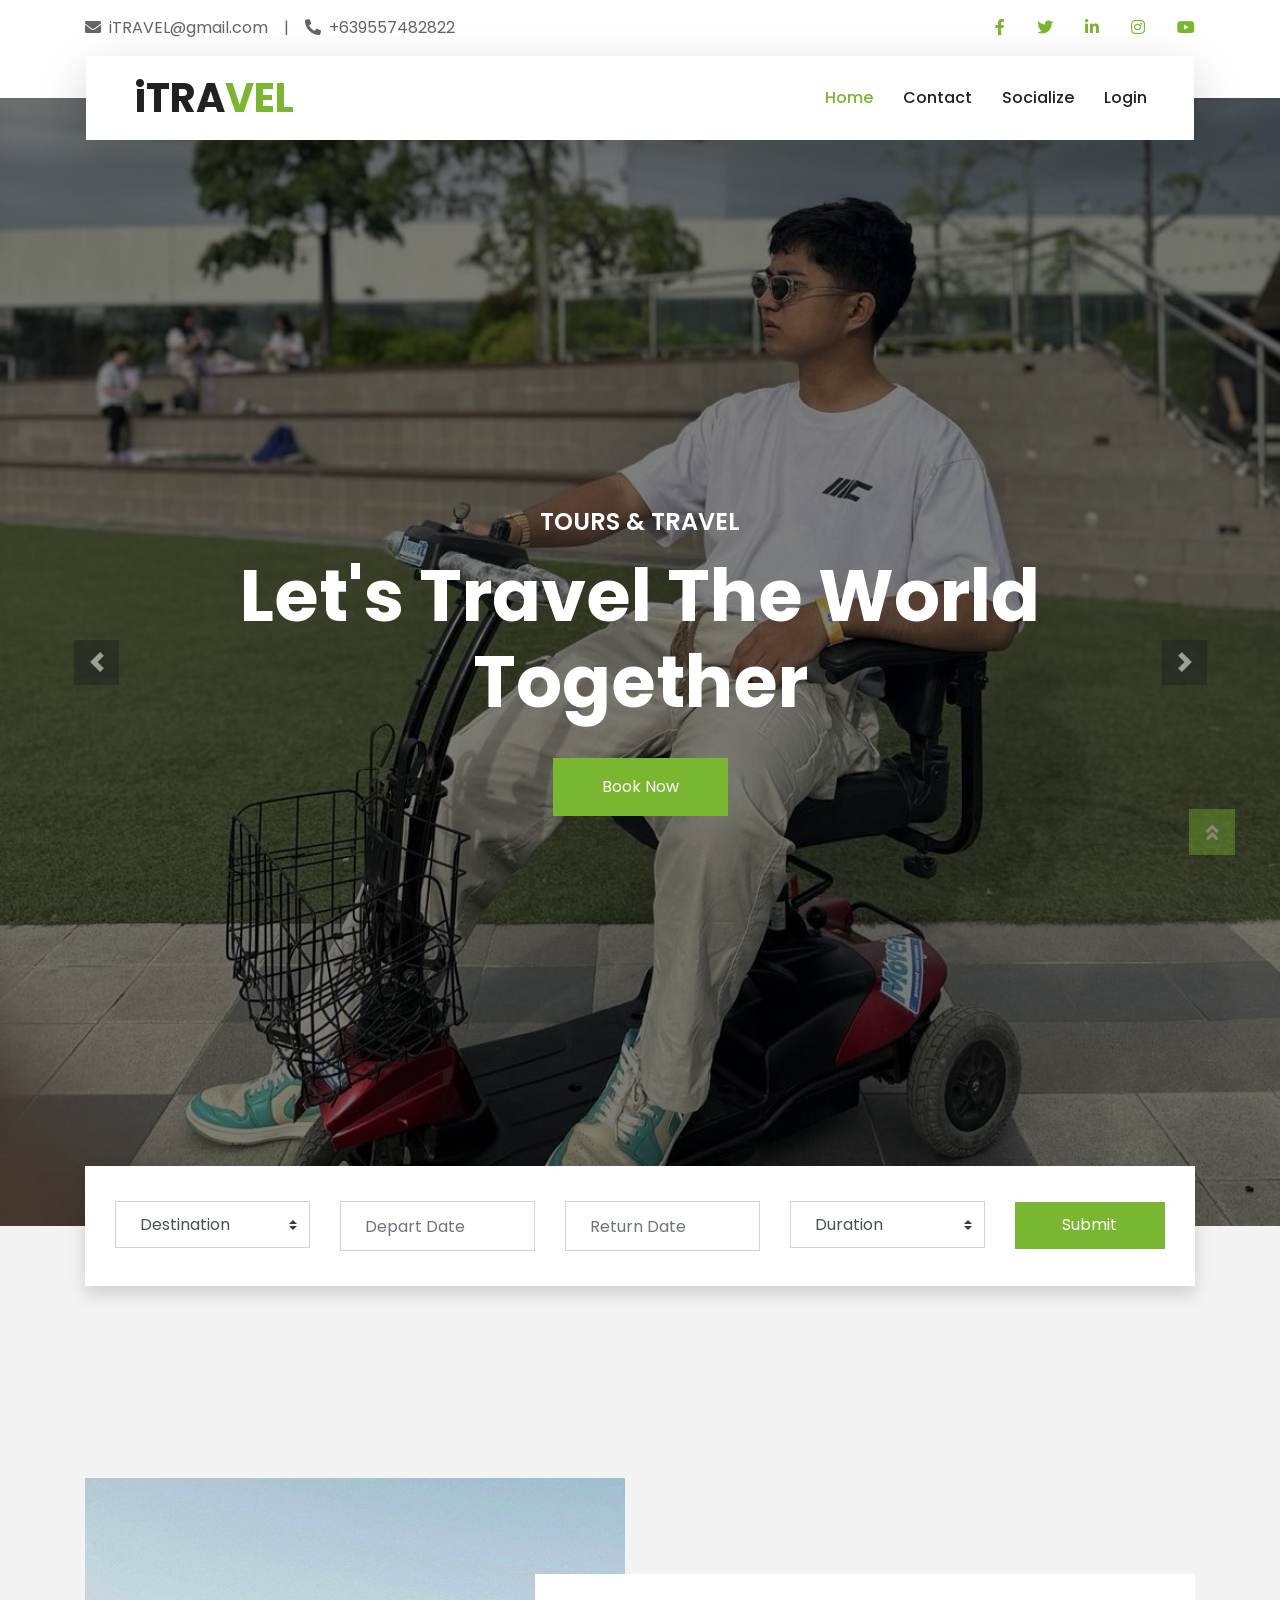
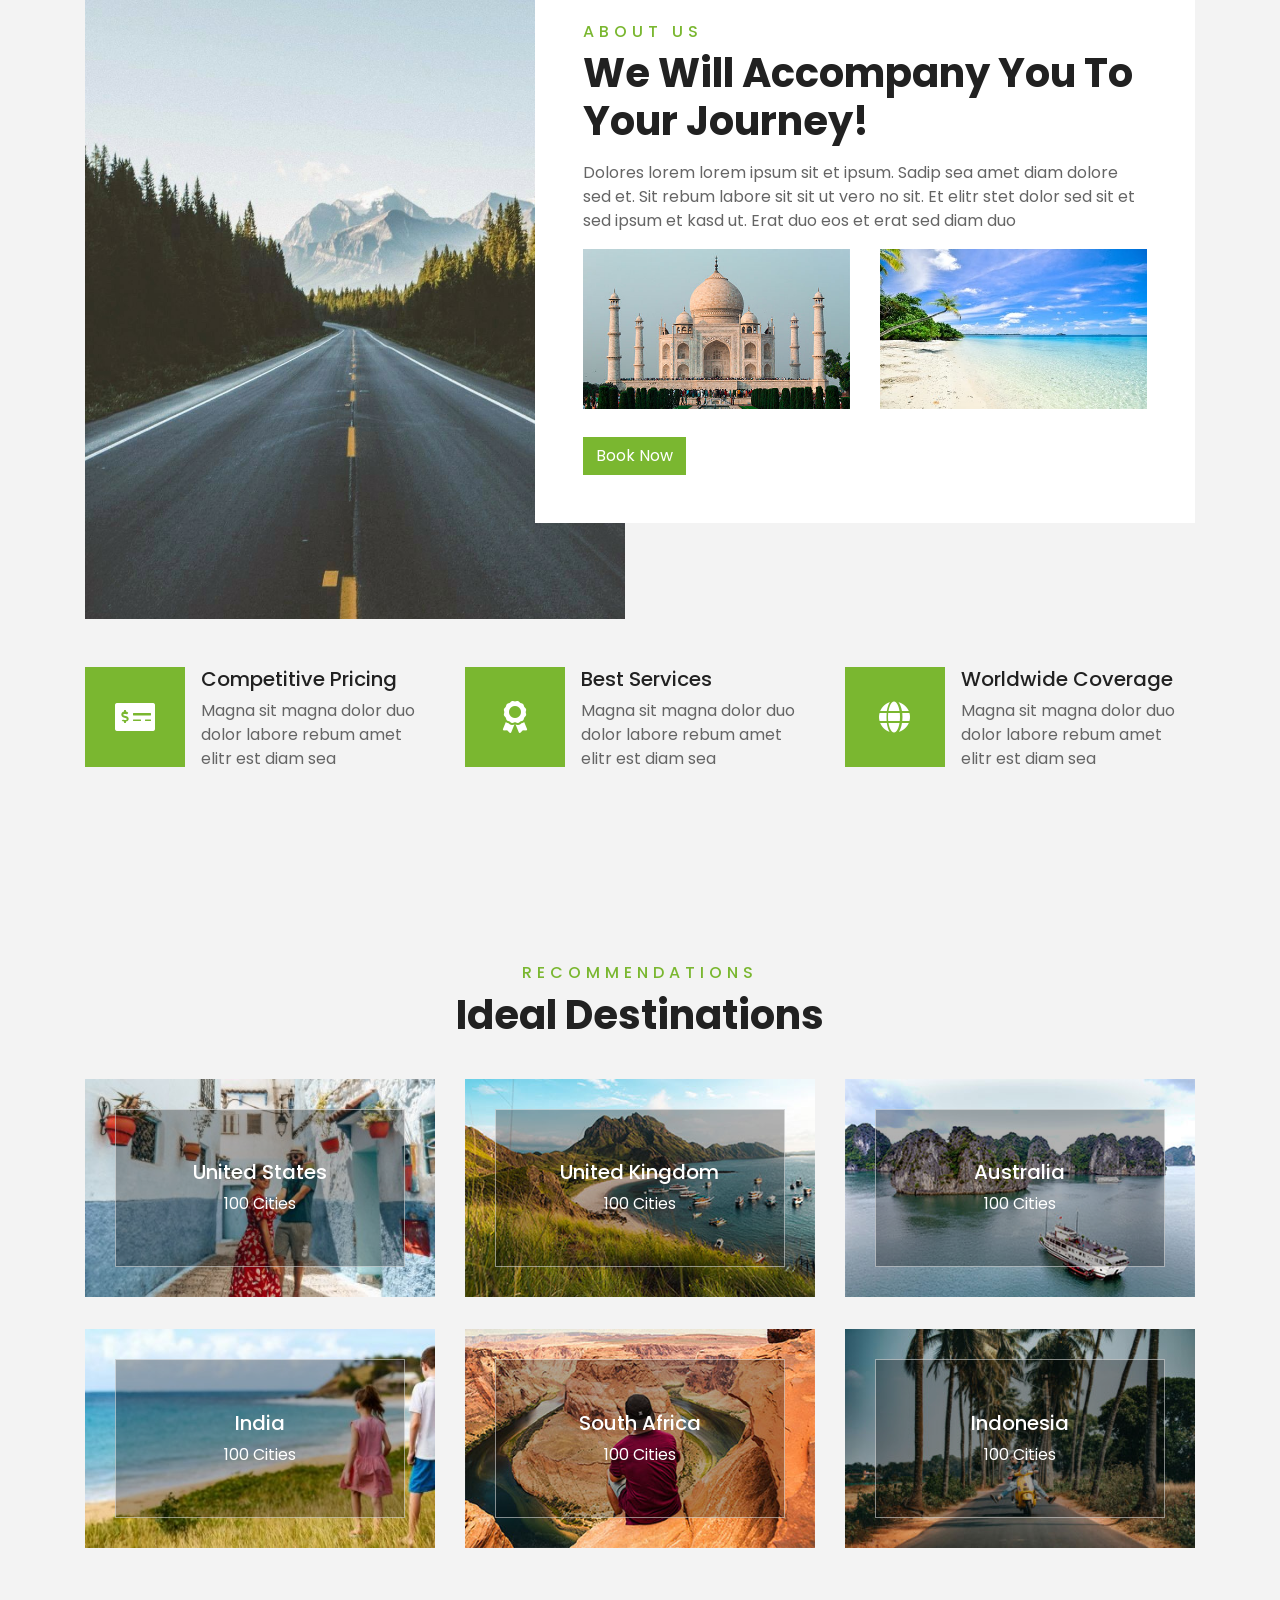
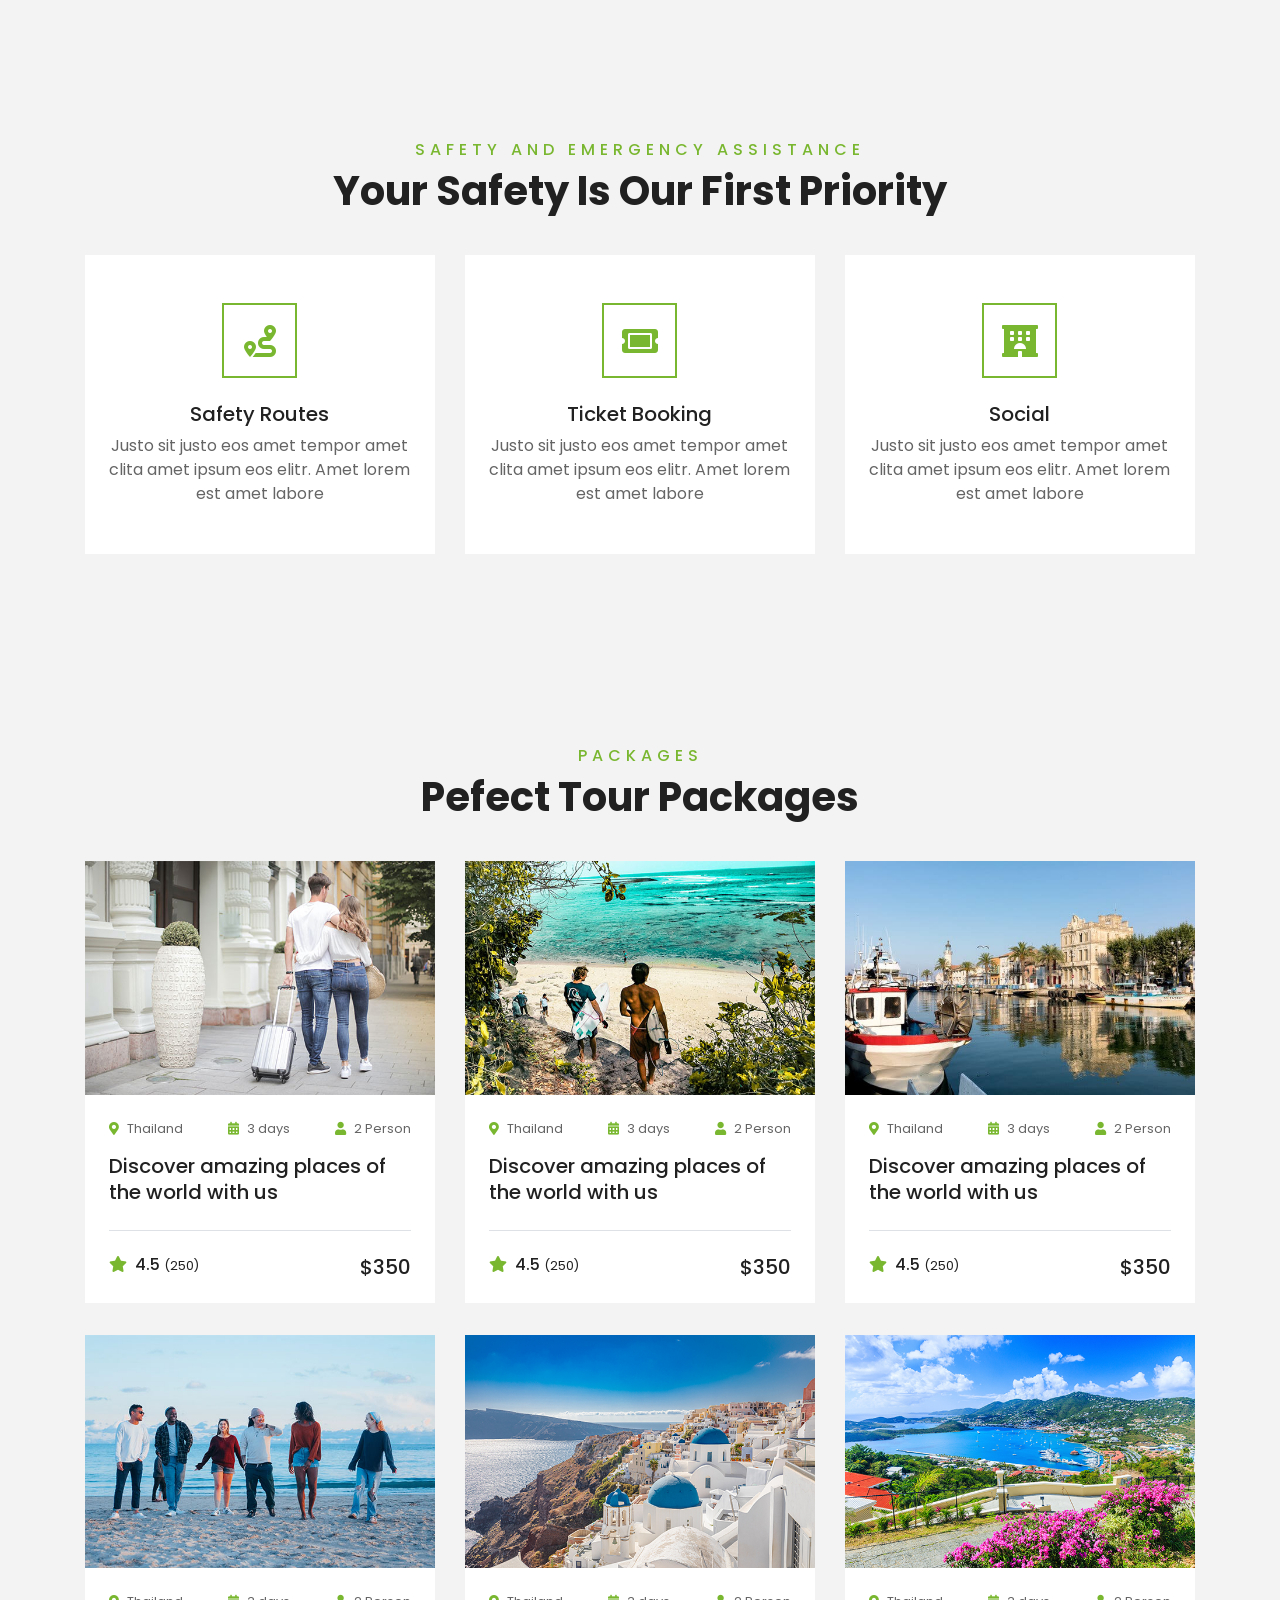
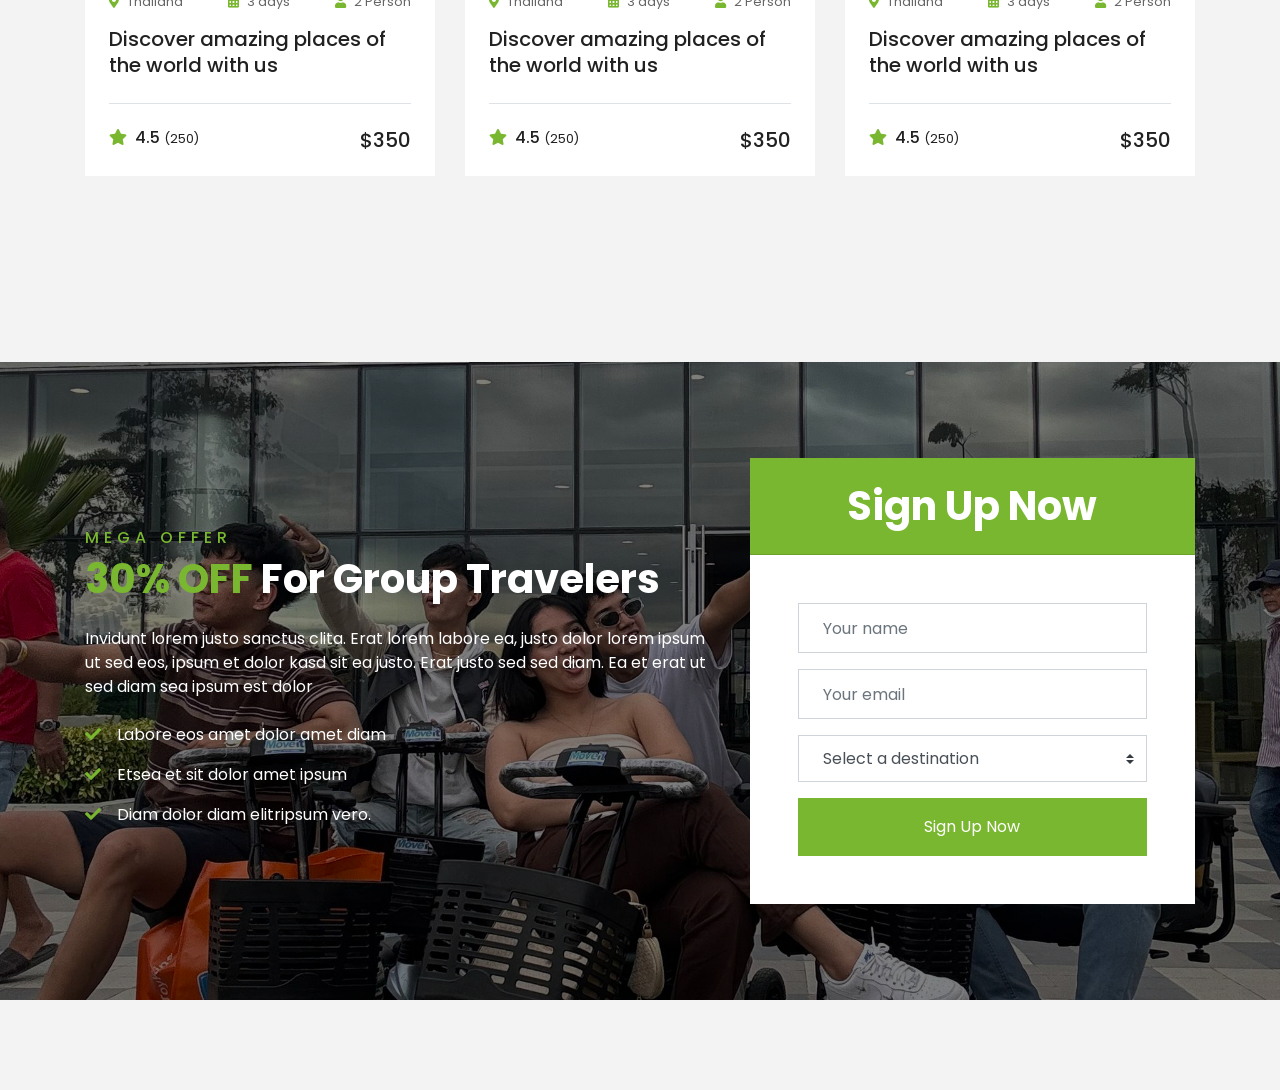
<file: index.html>
<!DOCTYPE html>
<html lang="en">
  <head>
    <meta charset="utf-8" />
    <title>iTRAVEL</title>
    <meta content="width=device-width, initial-scale=1.0" name="viewport" />
    <meta content="Free HTML Templates" name="keywords" />
    <meta content="Free HTML Templates" name="description" />

    <!-- Favicon -->
    <link href="img/favicon.ico" rel="icon" />

    <!-- Google Web Fonts -->
    <link rel="preconnect" href="https://fonts.gstatic.com" />
    <link
      href="https://fonts.googleapis.com/css2?family=Poppins:wght@400;500;600;700&display=swap"
      rel="stylesheet"
    />

    <!-- Font Awesome -->
    <link
      href="https://cdnjs.cloudflare.com/ajax/libs/font-awesome/5.10.0/css/all.min.css"
      rel="stylesheet"
    />

    <!-- Libraries Stylesheet -->
    <link href="lib/owlcarousel/assets/owl.carousel.min.css" rel="stylesheet" />
    <link
      href="lib/tempusdominus/css/tempusdominus-bootstrap-4.min.css"
      rel="stylesheet"
    />

    <!-- Customized Bootstrap Stylesheet -->
    <link href="css/style.css" rel="stylesheet" />
  </head>

  <body>
    <!-- Topbar Start -->
    <div class="container-fluid bg-light pt-3 d-none d-lg-block">
      <div class="container">
        <div class="row">
          <div class="col-lg-6 text-center text-lg-left mb-2 mb-lg-0">
            <div class="d-inline-flex align-items-center">
              <p><i class="fa fa-envelope mr-2"></i>iTRAVEL@gmail.com</p>
              <p class="text-body px-3">|</p>
              <p><i class="fa fa-phone-alt mr-2"></i>+639557482822</p>
            </div>
          </div>
          <div class="col-lg-6 text-center text-lg-right">
            <div class="d-inline-flex align-items-center">
              <a class="text-primary px-3" href="">
                <i class="fab fa-facebook-f"></i>
              </a>
              <a class="text-primary px-3" href="">
                <i class="fab fa-twitter"></i>
              </a>
              <a class="text-primary px-3" href="">
                <i class="fab fa-linkedin-in"></i>
              </a>
              <a class="text-primary px-3" href="">
                <i class="fab fa-instagram"></i>
              </a>
              <a class="text-primary pl-3" href="">
                <i class="fab fa-youtube"></i>
              </a>
            </div>
          </div>
        </div>
      </div>
    </div>
    <!-- Topbar End -->

    <!-- Navbar Start -->
    <div class="container-fluid position-relative nav-bar p-0">
      <div
        class="container-lg position-relative p-0 px-lg-3"
        style="z-index: 9"
      >
        <nav
          class="navbar navbar-expand-lg bg-light navbar-light shadow-lg py-3 py-lg-0 pl-3 pl-lg-5"
        >
          <a href="" class="navbar-brand">
            <h1 class="m-0 text-primary">
              <span class="text-dark">iTRA</span>VEL
            </h1>
          </a>
          <button
            type="button"
            class="navbar-toggler"
            data-toggle="collapse"
            data-target="#navbarCollapse"
          >
            <span class="navbar-toggler-icon"></span>
          </button>
          <div
            class="collapse navbar-collapse justify-content-between px-3"
            id="navbarCollapse"
          >
            <div class="navbar-nav ml-auto py-0">
              <a href="index.html" class="nav-item nav-link active">Home</a>
              <a href="contact.html" class="nav-item nav-link">Contact</a>
              <a href="single.html" class="nav-item nav-link">Socialize</a>
              <a href="signin.html" class="nav-item nav-link">Login</a>
            </div>
          </div>
        </nav>
      </div>
    </div>
    <!-- Navbar End -->

    <!-- Carousel Start -->
    <div class="container-fluid p-0">
      <div id="header-carousel" class="carousel slide" data-ride="carousel">
        <div class="carousel-inner">
          <div class="carousel-item active">
            <img
              class="w-100"
              src="img/441353431_840899914810040_1794115037124937668_n.jpg"
              alt="Image"
            />
            <div
              class="carousel-caption d-flex flex-column align-items-center justify-content-center"
            >
              <div class="p-3" style="max-width: 900px">
                <h4 class="text-white text-uppercase mb-md-3">
                  Tours & Travel
                </h4>
                <h1 class="display-3 text-white mb-md-4">
                  Let's Travel The World Together
                </h1>
                <a href="" class="btn btn-primary py-md-3 px-md-5 mt-2"
                  >Book Now</a
                >
              </div>
            </div>
          </div>
          <div class="carousel-item">
            <img
              class="w-100"
              src="img/436514404_2422865357884098_1995153059079611828_n.jpg"
              alt="Image"
            />
            <div
              class="carousel-caption d-flex flex-column align-items-center justify-content-center"
            >
              <div class="p-3" style="max-width: 900px">
                <h4 class="text-white text-uppercase mb-md-3">
                  Tours & Travel
                </h4>
                <h1 class="display-3 text-white mb-md-4">
                  Discover Amazing Places With Your Travel Companion
                </h1>
                <a href="" class="btn btn-primary py-md-3 px-md-5 mt-2"
                  >Book Now</a
                >
              </div>
            </div>
          </div>
        </div>
        <a
          class="carousel-control-prev"
          href="#header-carousel"
          data-slide="prev"
        >
          <div class="btn btn-dark" style="width: 45px; height: 45px">
            <span class="carousel-control-prev-icon mb-n2"></span>
          </div>
        </a>
        <a
          class="carousel-control-next"
          href="#header-carousel"
          data-slide="next"
        >
          <div class="btn btn-dark" style="width: 45px; height: 45px">
            <span class="carousel-control-next-icon mb-n2"></span>
          </div>
        </a>
      </div>
    </div>
    <!-- Carousel End -->

    <!-- Booking Start -->
    <div class="container-fluid booking mt-5 pb-5">
      <div class="container pb-5">
        <div class="bg-light shadow" style="padding: 30px">
          <div class="row align-items-center" style="min-height: 60px">
            <div class="col-md-10">
              <div class="row">
                <div class="col-md-3">
                  <div class="mb-3 mb-md-0">
                    <select class="custom-select px-4" style="height: 47px">
                      <option selected>Destination</option>
                      <option value="1">Destination 1</option>
                      <option value="2">Destination 1</option>
                      <option value="3">Destination 1</option>
                    </select>
                  </div>
                </div>
                <div class="col-md-3">
                  <div class="mb-3 mb-md-0">
                    <div class="date" id="date1" data-target-input="nearest">
                      <input
                        type="text"
                        class="form-control p-4 datetimepicker-input"
                        placeholder="Depart Date"
                        data-target="#date1"
                        data-toggle="datetimepicker"
                      />
                    </div>
                  </div>
                </div>
                <div class="col-md-3">
                  <div class="mb-3 mb-md-0">
                    <div class="date" id="date2" data-target-input="nearest">
                      <input
                        type="text"
                        class="form-control p-4 datetimepicker-input"
                        placeholder="Return Date"
                        data-target="#date2"
                        data-toggle="datetimepicker"
                      />
                    </div>
                  </div>
                </div>
                <div class="col-md-3">
                  <div class="mb-3 mb-md-0">
                    <select class="custom-select px-4" style="height: 47px">
                      <option selected>Duration</option>
                      <option value="1">Duration 1</option>
                      <option value="2">Duration 1</option>
                      <option value="3">Duration 1</option>
                    </select>
                  </div>
                </div>
              </div>
            </div>
            <div class="col-md-2">
              <button
                class="btn btn-primary btn-block"
                type="submit"
                style="height: 47px; margin-top: -2px"
              >
                Submit
              </button>
            </div>
          </div>
        </div>
      </div>
    </div>
    <!-- Booking End -->

    <!-- About Start -->
    <div class="container-fluid py-5">
      <div class="container pt-5">
        <div class="row">
          <div class="col-lg-6" style="min-height: 500px">
            <div class="position-relative h-100">
              <img
                class="position-absolute w-100 h-100"
                src="img/about.jpg"
                style="object-fit: cover"
              />
            </div>
          </div>
          <div class="col-lg-6 pt-5 pb-lg-5">
            <div class="about-text bg-white p-4 p-lg-5 my-lg-5">
              <h6
                class="text-primary text-uppercase"
                style="letter-spacing: 5px"
              >
                About Us
              </h6>
              <h1 class="mb-3">We Will Accompany You To Your Journey!</h1>
              <p>
                Dolores lorem lorem ipsum sit et ipsum. Sadip sea amet diam
                dolore sed et. Sit rebum labore sit sit ut vero no sit. Et elitr
                stet dolor sed sit et sed ipsum et kasd ut. Erat duo eos et erat
                sed diam duo
              </p>
              <div class="row mb-4">
                <div class="col-6">
                  <img class="img-fluid" src="img/about-1.jpg" alt="" />
                </div>
                <div class="col-6">
                  <img class="img-fluid" src="img/about-2.jpg" alt="" />
                </div>
              </div>
              <a href="" class="btn btn-primary mt-1">Book Now</a>
            </div>
          </div>
        </div>
      </div>
    </div>
    <!-- About End -->

    <!-- Feature Start -->
    <div class="container-fluid pb-5">
      <div class="container pb-5">
        <div class="row">
          <div class="col-md-4">
            <div class="d-flex mb-4 mb-lg-0">
              <div
                class="d-flex flex-shrink-0 align-items-center justify-content-center bg-primary mr-3"
                style="height: 100px; width: 100px"
              >
                <i class="fa fa-2x fa-money-check-alt text-white"></i>
              </div>
              <div class="d-flex flex-column">
                <h5 class="">Competitive Pricing</h5>
                <p class="m-0">
                  Magna sit magna dolor duo dolor labore rebum amet elitr est
                  diam sea
                </p>
              </div>
            </div>
          </div>
          <div class="col-md-4">
            <div class="d-flex mb-4 mb-lg-0">
              <div
                class="d-flex flex-shrink-0 align-items-center justify-content-center bg-primary mr-3"
                style="height: 100px; width: 100px"
              >
                <i class="fa fa-2x fa-award text-white"></i>
              </div>
              <div class="d-flex flex-column">
                <h5 class="">Best Services</h5>
                <p class="m-0">
                  Magna sit magna dolor duo dolor labore rebum amet elitr est
                  diam sea
                </p>
              </div>
            </div>
          </div>
          <div class="col-md-4">
            <div class="d-flex mb-4 mb-lg-0">
              <div
                class="d-flex flex-shrink-0 align-items-center justify-content-center bg-primary mr-3"
                style="height: 100px; width: 100px"
              >
                <i class="fa fa-2x fa-globe text-white"></i>
              </div>
              <div class="d-flex flex-column">
                <h5 class="">Worldwide Coverage</h5>
                <p class="m-0">
                  Magna sit magna dolor duo dolor labore rebum amet elitr est
                  diam sea
                </p>
              </div>
            </div>
          </div>
        </div>
      </div>
    </div>
    <!-- Feature End -->

    <!-- Destination Start -->
    <div class="container-fluid py-5">
      <div class="container pt-5 pb-3">
        <div class="text-center mb-3 pb-3">
          <h6 class="text-primary text-uppercase" style="letter-spacing: 5px">
            Recommendations
          </h6>
          <h1>Ideal Destinations</h1>
        </div>
        <div class="row">
          <div class="col-lg-4 col-md-6 mb-4">
            <div
              class="destination-item position-relative overflow-hidden mb-2"
            >
              <img class="img-fluid" src="img/destination-1.jpg" alt="" />
              <a
                class="destination-overlay text-white text-decoration-none"
                href=""
              >
                <h5 class="text-white">United States</h5>
                <span>100 Cities</span>
              </a>
            </div>
          </div>
          <div class="col-lg-4 col-md-6 mb-4">
            <div
              class="destination-item position-relative overflow-hidden mb-2"
            >
              <img class="img-fluid" src="img/destination-2.jpg" alt="" />
              <a
                class="destination-overlay text-white text-decoration-none"
                href=""
              >
                <h5 class="text-white">United Kingdom</h5>
                <span>100 Cities</span>
              </a>
            </div>
          </div>
          <div class="col-lg-4 col-md-6 mb-4">
            <div
              class="destination-item position-relative overflow-hidden mb-2"
            >
              <img class="img-fluid" src="img/destination-3.jpg" alt="" />
              <a
                class="destination-overlay text-white text-decoration-none"
                href=""
              >
                <h5 class="text-white">Australia</h5>
                <span>100 Cities</span>
              </a>
            </div>
          </div>
          <div class="col-lg-4 col-md-6 mb-4">
            <div
              class="destination-item position-relative overflow-hidden mb-2"
            >
              <img class="img-fluid" src="img/destination-4.jpg" alt="" />
              <a
                class="destination-overlay text-white text-decoration-none"
                href=""
              >
                <h5 class="text-white">India</h5>
                <span>100 Cities</span>
              </a>
            </div>
          </div>
          <div class="col-lg-4 col-md-6 mb-4">
            <div
              class="destination-item position-relative overflow-hidden mb-2"
            >
              <img class="img-fluid" src="img/destination-5.jpg" alt="" />
              <a
                class="destination-overlay text-white text-decoration-none"
                href=""
              >
                <h5 class="text-white">South Africa</h5>
                <span>100 Cities</span>
              </a>
            </div>
          </div>
          <div class="col-lg-4 col-md-6 mb-4">
            <div
              class="destination-item position-relative overflow-hidden mb-2"
            >
              <img class="img-fluid" src="img/destination-6.jpg" alt="" />
              <a
                class="destination-overlay text-white text-decoration-none"
                href=""
              >
                <h5 class="text-white">Indonesia</h5>
                <span>100 Cities</span>
              </a>
            </div>
          </div>
        </div>
      </div>
    </div>
    <!-- Destination Start -->

    <!-- Service Start -->
    <div class="container-fluid py-5">
      <div class="container pt-5 pb-3">
        <div class="text-center mb-3 pb-3">
          <h6 class="text-primary text-uppercase" style="letter-spacing: 5px">
            Safety and Emergency Assistance
          </h6>
          <h1>Your Safety Is Our First Priority</h1>
        </div>
        <div class="row">
          <div class="col-lg-4 col-md-6 mb-4">
            <div class="service-item bg-white text-center mb-2 py-5 px-4">
              <i class="fa fa-2x fa-route mx-auto mb-4"></i>
              <h5 class="mb-2">Safety Routes</h5>
              <p class="m-0">
                Justo sit justo eos amet tempor amet clita amet ipsum eos elitr.
                Amet lorem est amet labore
              </p>
            </div>
          </div>
          <div class="col-lg-4 col-md-6 mb-4">
            <div class="service-item bg-white text-center mb-2 py-5 px-4">
              <i class="fa fa-2x fa-ticket-alt mx-auto mb-4"></i>
              <h5 class="mb-2">Ticket Booking</h5>
              <p class="m-0">
                Justo sit justo eos amet tempor amet clita amet ipsum eos elitr.
                Amet lorem est amet labore
              </p>
            </div>
          </div>
          <div class="col-lg-4 col-md-6 mb-4">
            <div class="service-item bg-white text-center mb-2 py-5 px-4">
              <i class="fa fa-2x fa-hotel mx-auto mb-4"></i>
              <h5 class="mb-2">Social</h5>
              <p class="m-0">
                Justo sit justo eos amet tempor amet clita amet ipsum eos elitr.
                Amet lorem est amet labore
              </p>
            </div>
          </div>
        </div>
      </div>
    </div>
    <!-- Service End -->

    <!-- Packages Start -->
    <div class="container-fluid py-5">
      <div class="container pt-5 pb-3">
        <div class="text-center mb-3 pb-3">
          <h6 class="text-primary text-uppercase" style="letter-spacing: 5px">
            Packages
          </h6>
          <h1>Pefect Tour Packages</h1>
        </div>
        <div class="row">
          <div class="col-lg-4 col-md-6 mb-4">
            <div class="package-item bg-white mb-2">
              <img class="img-fluid" src="img/package-1.jpg" alt="" />
              <div class="p-4">
                <div class="d-flex justify-content-between mb-3">
                  <small class="m-0"
                    ><i class="fa fa-map-marker-alt text-primary mr-2"></i
                    >Thailand</small
                  >
                  <small class="m-0"
                    ><i class="fa fa-calendar-alt text-primary mr-2"></i>3
                    days</small
                  >
                  <small class="m-0"
                    ><i class="fa fa-user text-primary mr-2"></i>2 Person</small
                  >
                </div>
                <a class="h5 text-decoration-none" href=""
                  >Discover amazing places of the world with us</a
                >
                <div class="border-top mt-4 pt-4">
                  <div class="d-flex justify-content-between">
                    <h6 class="m-0">
                      <i class="fa fa-star text-primary mr-2"></i>4.5
                      <small>(250)</small>
                    </h6>
                    <h5 class="m-0">$350</h5>
                  </div>
                </div>
              </div>
            </div>
          </div>
          <div class="col-lg-4 col-md-6 mb-4">
            <div class="package-item bg-white mb-2">
              <img class="img-fluid" src="img/package-2.jpg" alt="" />
              <div class="p-4">
                <div class="d-flex justify-content-between mb-3">
                  <small class="m-0"
                    ><i class="fa fa-map-marker-alt text-primary mr-2"></i
                    >Thailand</small
                  >
                  <small class="m-0"
                    ><i class="fa fa-calendar-alt text-primary mr-2"></i>3
                    days</small
                  >
                  <small class="m-0"
                    ><i class="fa fa-user text-primary mr-2"></i>2 Person</small
                  >
                </div>
                <a class="h5 text-decoration-none" href=""
                  >Discover amazing places of the world with us</a
                >
                <div class="border-top mt-4 pt-4">
                  <div class="d-flex justify-content-between">
                    <h6 class="m-0">
                      <i class="fa fa-star text-primary mr-2"></i>4.5
                      <small>(250)</small>
                    </h6>
                    <h5 class="m-0">$350</h5>
                  </div>
                </div>
              </div>
            </div>
          </div>
          <div class="col-lg-4 col-md-6 mb-4">
            <div class="package-item bg-white mb-2">
              <img class="img-fluid" src="img/package-3.jpg" alt="" />
              <div class="p-4">
                <div class="d-flex justify-content-between mb-3">
                  <small class="m-0"
                    ><i class="fa fa-map-marker-alt text-primary mr-2"></i
                    >Thailand</small
                  >
                  <small class="m-0"
                    ><i class="fa fa-calendar-alt text-primary mr-2"></i>3
                    days</small
                  >
                  <small class="m-0"
                    ><i class="fa fa-user text-primary mr-2"></i>2 Person</small
                  >
                </div>
                <a class="h5 text-decoration-none" href=""
                  >Discover amazing places of the world with us</a
                >
                <div class="border-top mt-4 pt-4">
                  <div class="d-flex justify-content-between">
                    <h6 class="m-0">
                      <i class="fa fa-star text-primary mr-2"></i>4.5
                      <small>(250)</small>
                    </h6>
                    <h5 class="m-0">$350</h5>
                  </div>
                </div>
              </div>
            </div>
          </div>
          <div class="col-lg-4 col-md-6 mb-4">
            <div class="package-item bg-white mb-2">
              <img class="img-fluid" src="img/package-4.jpg" alt="" />
              <div class="p-4">
                <div class="d-flex justify-content-between mb-3">
                  <small class="m-0"
                    ><i class="fa fa-map-marker-alt text-primary mr-2"></i
                    >Thailand</small
                  >
                  <small class="m-0"
                    ><i class="fa fa-calendar-alt text-primary mr-2"></i>3
                    days</small
                  >
                  <small class="m-0"
                    ><i class="fa fa-user text-primary mr-2"></i>2 Person</small
                  >
                </div>
                <a class="h5 text-decoration-none" href=""
                  >Discover amazing places of the world with us</a
                >
                <div class="border-top mt-4 pt-4">
                  <div class="d-flex justify-content-between">
                    <h6 class="m-0">
                      <i class="fa fa-star text-primary mr-2"></i>4.5
                      <small>(250)</small>
                    </h6>
                    <h5 class="m-0">$350</h5>
                  </div>
                </div>
              </div>
            </div>
          </div>
          <div class="col-lg-4 col-md-6 mb-4">
            <div class="package-item bg-white mb-2">
              <img class="img-fluid" src="img/package-5.jpg" alt="" />
              <div class="p-4">
                <div class="d-flex justify-content-between mb-3">
                  <small class="m-0"
                    ><i class="fa fa-map-marker-alt text-primary mr-2"></i
                    >Thailand</small
                  >
                  <small class="m-0"
                    ><i class="fa fa-calendar-alt text-primary mr-2"></i>3
                    days</small
                  >
                  <small class="m-0"
                    ><i class="fa fa-user text-primary mr-2"></i>2 Person</small
                  >
                </div>
                <a class="h5 text-decoration-none" href=""
                  >Discover amazing places of the world with us</a
                >
                <div class="border-top mt-4 pt-4">
                  <div class="d-flex justify-content-between">
                    <h6 class="m-0">
                      <i class="fa fa-star text-primary mr-2"></i>4.5
                      <small>(250)</small>
                    </h6>
                    <h5 class="m-0">$350</h5>
                  </div>
                </div>
              </div>
            </div>
          </div>
          <div class="col-lg-4 col-md-6 mb-4">
            <div class="package-item bg-white mb-2">
              <img class="img-fluid" src="img/package-6.jpg" alt="" />
              <div class="p-4">
                <div class="d-flex justify-content-between mb-3">
                  <small class="m-0"
                    ><i class="fa fa-map-marker-alt text-primary mr-2"></i
                    >Thailand</small
                  >
                  <small class="m-0"
                    ><i class="fa fa-calendar-alt text-primary mr-2"></i>3
                    days</small
                  >
                  <small class="m-0"
                    ><i class="fa fa-user text-primary mr-2"></i>2 Person</small
                  >
                </div>
                <a class="h5 text-decoration-none" href=""
                  >Discover amazing places of the world with us</a
                >
                <div class="border-top mt-4 pt-4">
                  <div class="d-flex justify-content-between">
                    <h6 class="m-0">
                      <i class="fa fa-star text-primary mr-2"></i>4.5
                      <small>(250)</small>
                    </h6>
                    <h5 class="m-0">$350</h5>
                  </div>
                </div>
              </div>
            </div>
          </div>
        </div>
      </div>
    </div>
    <!-- Packages End -->

    <!-- Registration Start -->
    <div class="container-fluid bg-registration py-5" style="margin: 90px 0">
      <div class="container py-5">
        <div class="row align-items-center">
          <div class="col-lg-7 mb-5 mb-lg-0">
            <div class="mb-4">
              <h6
                class="text-primary text-uppercase"
                style="letter-spacing: 5px"
              >
                Mega Offer
              </h6>
              <h1 class="text-white">
                <span class="text-primary">30% OFF</span> For Group Travelers
              </h1>
            </div>
            <p class="text-white">
              Invidunt lorem justo sanctus clita. Erat lorem labore ea, justo
              dolor lorem ipsum ut sed eos, ipsum et dolor kasd sit ea justo.
              Erat justo sed sed diam. Ea et erat ut sed diam sea ipsum est
              dolor
            </p>
            <ul class="list-inline text-white m-0">
              <li class="py-2">
                <i class="fa fa-check text-primary mr-3"></i>Labore eos amet
                dolor amet diam
              </li>
              <li class="py-2">
                <i class="fa fa-check text-primary mr-3"></i>Etsea et sit dolor
                amet ipsum
              </li>
              <li class="py-2">
                <i class="fa fa-check text-primary mr-3"></i>Diam dolor diam
                elitripsum vero.
              </li>
            </ul>
          </div>
          <div class="col-lg-5">
            <div class="card border-0">
              <div class="card-header bg-primary text-center p-4">
                <h1 class="text-white m-0">Sign Up Now</h1>
              </div>
              <div class="card-body rounded-bottom bg-white p-5">
                <form>
                  <div class="form-group">
                    <input
                      type="text"
                      class="form-control p-4"
                      placeholder="Your name"
                      required="required"
                    />
                  </div>
                  <div class="form-group">
                    <input
                      type="email"
                      class="form-control p-4"
                      placeholder="Your email"
                      required="required"
                    />
                  </div>
                  <div class="form-group">
                    <select class="custom-select px-4" style="height: 47px">
                      <option selected>Select a destination</option>
                      <option value="1">destination 1</option>
                      <option value="2">destination 1</option>
                      <option value="3">destination 1</option>
                    </select>
                  </div>
                  <div>
                    <button
                      class="btn btn-primary btn-block py-3"
                      type="submit"
                    >
                      Sign Up Now
                    </button>
                  </div>
                </form>
              </div>
            </div>
          </div>
        </div>
      </div>
    </div>
    <!-- Registration End -->

    <!-- Back to Top -->
    <a href="#" class="btn btn-lg btn-primary btn-lg-square back-to-top"
      ><i class="fa fa-angle-double-up"></i
    ></a>

    <!-- JavaScript Libraries -->
    <script src="https://code.jquery.com/jquery-3.4.1.min.js"></script>
    <script src="https://stackpath.bootstrapcdn.com/bootstrap/4.4.1/js/bootstrap.bundle.min.js"></script>
    <script src="lib/easing/easing.min.js"></script>
    <script src="lib/owlcarousel/owl.carousel.min.js"></script>
    <script src="lib/tempusdominus/js/moment.min.js"></script>
    <script src="lib/tempusdominus/js/moment-timezone.min.js"></script>
    <script src="lib/tempusdominus/js/tempusdominus-bootstrap-4.min.js"></script>

    <!-- Contact Javascript File -->
    <script src="mail/jqBootstrapValidation.min.js"></script>
    <script src="mail/contact.js"></script>

    <!-- Template Javascript -->
    <script src="js/main.js"></script>
  </body>
</html>
</file>
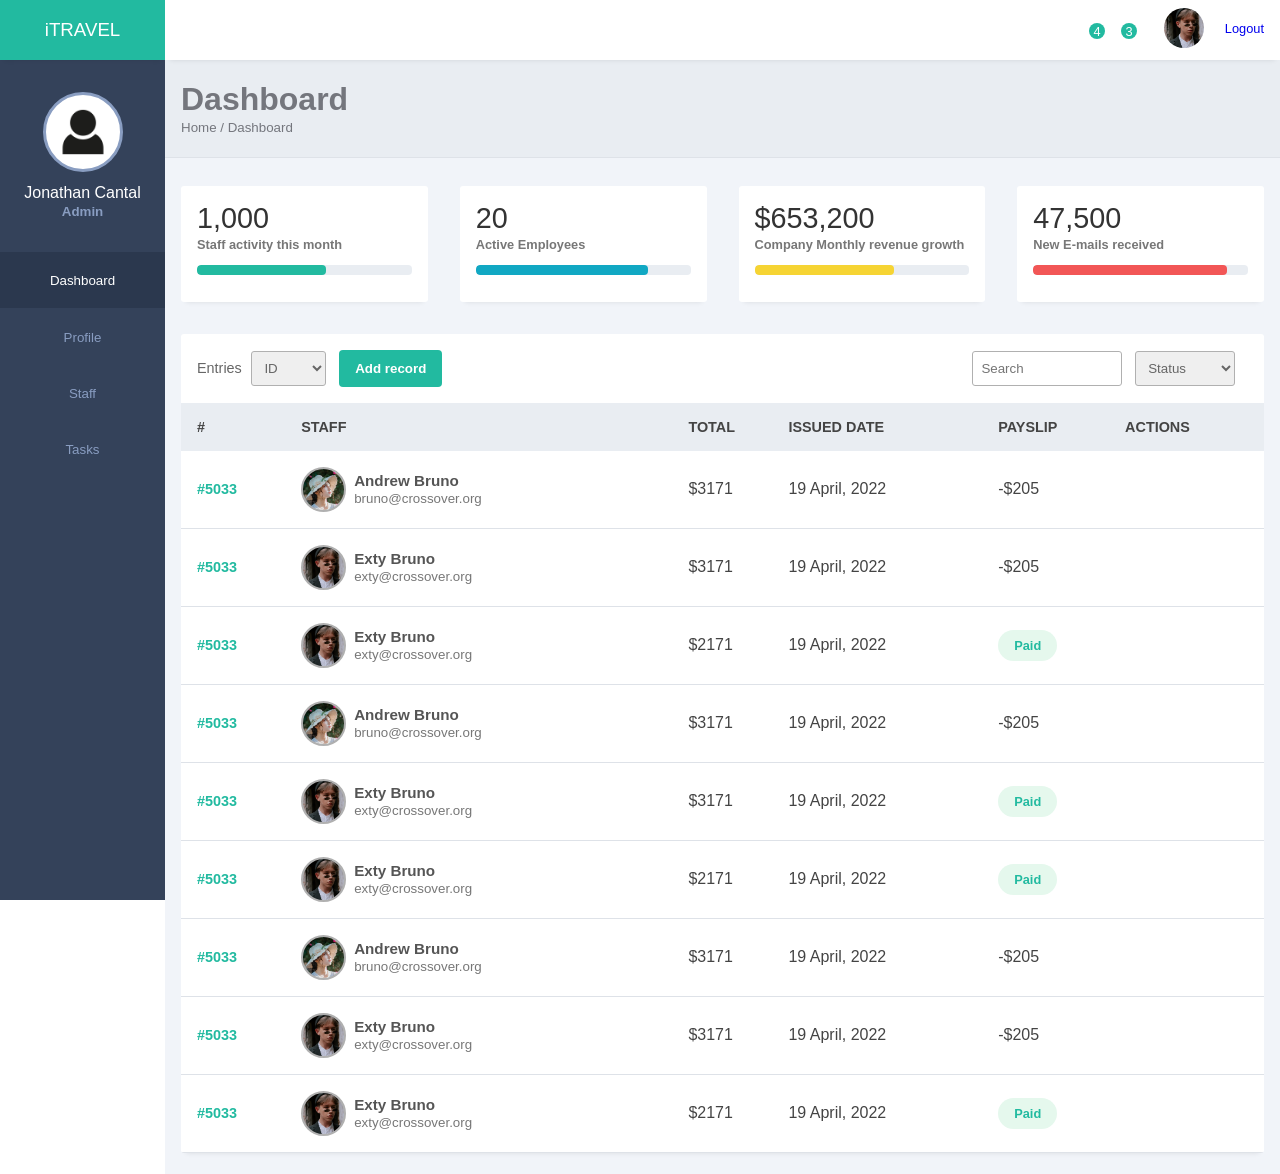
<file: Admin/admin.html>
<!DOCTYPE html>
<html lang="en">
  <head>
    <meta charset="UTF-8" />
    <meta
      name="viewport"
      content="width=device-width,initial-scale=1,maximum-scale=1"
    />
    <title>iTRAVEL Dashboard</title>
    <link rel="stylesheet" href="/Admin/style.css" />
    <link
      rel="stylesheet"
      href="https://maxst.icons8.com/vue-static/landings/line-awesome/line-awesome/1.3.0/css/line-awesome.min.css"
    />
  </head>
  <body>
    <input type="checkbox" id="menu-toggle" />
    <div class="sidebar">
      <div class="side-header">
        <h3>i<span>TRAVEL</span></h3>
      </div>

      <div class="side-content">
        <div class="profile">
          <div
            class="profile-img bg-img"
            style="background-image: url(img/111.jpg)"
          ></div>
          <h4>Jonathan Cantal</h4>
          <small>Admin</small>
        </div>

        <div class="side-menu">
          <ul>
            <li>
              <a href="" class="active">
                <span class="las la-home"></span>
                <small>Dashboard</small>
              </a>
            </li>
            <li>
              <a href="">
                <span class="las la-user-alt"></span>
                <small>Profile</small>
              </a>
            </li>
            <li>
              <a href="indexSTAFF.html">
                <span class="las la-user-alt"></span>
                <small>Staff</small>
              </a>
            </li>
            <li>
              <a href="">
                <span class="las la-tasks"></span>
                <small>Tasks</small>
              </a>
            </li>
          </ul>
        </div>
      </div>
    </div>

    <div class="main-content">
      <header>
        <div class="header-content">
          <label for="menu-toggle">
            <span class="las la-bars"></span>
          </label>

          <div class="header-menu">
            <label for="">
              <span class="las la-search"></span>
            </label>

            <div class="notify-icon">
              <span class="las la-envelope"></span>
              <span class="notify">4</span>
            </div>

            <div class="notify-icon">
              <span class="las la-bell"></span>
              <span class="notify">3</span>
            </div>

            <div class="user">
              <div
                class="bg-img"
                style="background-image: url(img/1.jpeg)"
              ></div>

              <span class="las la-power-off"></span>
              <a href="/../signin.html"><span>Logout</span></a>
            </div>
          </div>
        </div>
      </header>

      <main>
        <div class="page-header">
          <h1>Dashboard</h1>
          <small>Home / Dashboard</small>
        </div>

        <div class="page-content">
          <div class="analytics">
            <div class="card">
              <div class="card-head">
                <h2>1,000</h2>
                <span class="las la-user-friends"></span>
              </div>
              <div class="card-progress">
                <small>Staff activity this month</small>
                <div class="card-indicator">
                  <div class="indicator one" style="width: 60%"></div>
                </div>
              </div>
            </div>

            <div class="card">
              <div class="card-head">
                <h2>20</h2>
                <span class="las la-eye"></span>
              </div>
              <div class="card-progress">
                <small>Active Employees</small>
                <div class="card-indicator">
                  <div class="indicator two" style="width: 80%"></div>
                </div>
              </div>
            </div>

            <div class="card">
              <div class="card-head">
                <h2>$653,200</h2>
                <span class="las la-shopping-cart"></span>
              </div>
              <div class="card-progress">
                <small>Company Monthly revenue growth</small>
                <div class="card-indicator">
                  <div class="indicator three" style="width: 65%"></div>
                </div>
              </div>
            </div>

            <div class="card">
              <div class="card-head">
                <h2>47,500</h2>
                <span class="las la-envelope"></span>
              </div>
              <div class="card-progress">
                <small>New E-mails received</small>
                <div class="card-indicator">
                  <div class="indicator four" style="width: 90%"></div>
                </div>
              </div>
            </div>
          </div>

          <div class="records table-responsive">
            <div class="record-header">
              <div class="add">
                <span>Entries</span>
                <select name="" id="">
                  <option value="">ID</option>
                </select>
                <button>Add record</button>
              </div>

              <div class="browse">
                <input
                  type="search"
                  placeholder="Search"
                  class="record-search"
                />
                <select name="" id="">
                  <option value="">Status</option>
                </select>
              </div>
            </div>

            <div>
              <table width="100%">
                <thead>
                  <tr>
                    <th>#</th>
                    <th><span class="las la-sort"></span> STAFF</th>
                    <th><span class="las la-sort"></span> TOTAL</th>
                    <th><span class="las la-sort"></span> ISSUED DATE</th>
                    <th><span class="las la-sort"></span> PAYSLIP</th>
                    <th><span class="las la-sort"></span> ACTIONS</th>
                  </tr>
                </thead>
                <tbody>
                  <tr>
                    <td>#5033</td>
                    <td>
                      <div class="client">
                        <div
                          class="client-img bg-img"
                          style="background-image: url(img/3.jpeg)"
                        ></div>
                        <div class="client-info">
                          <h4>Andrew Bruno</h4>
                          <small>bruno@crossover.org</small>
                        </div>
                      </div>
                    </td>
                    <td>$3171</td>
                    <td>19 April, 2022</td>
                    <td>-$205</td>
                    <td>
                      <div class="actions">
                        <span class="lab la-telegram-plane"></span>
                        <span class="las la-eye"></span>
                        <span class="las la-ellipsis-v"></span>
                      </div>
                    </td>
                  </tr>
                  <tr>
                    <td>#5033</td>
                    <td>
                      <div class="client">
                        <div
                          class="client-img bg-img"
                          style="background-image: url(img/1.jpeg)"
                        ></div>
                        <div class="client-info">
                          <h4>Exty Bruno</h4>
                          <small>exty@crossover.org</small>
                        </div>
                      </div>
                    </td>
                    <td>$3171</td>
                    <td>19 April, 2022</td>
                    <td>-$205</td>
                    <td>
                      <div class="actions">
                        <span class="lab la-telegram-plane"></span>
                        <span class="las la-eye"></span>
                        <span class="las la-ellipsis-v"></span>
                      </div>
                    </td>
                  </tr>
                  <tr>
                    <td>#5033</td>
                    <td>
                      <div class="client">
                        <div
                          class="client-img bg-img"
                          style="background-image: url(img/1.jpeg)"
                        ></div>
                        <div class="client-info">
                          <h4>Exty Bruno</h4>
                          <small>exty@crossover.org</small>
                        </div>
                      </div>
                    </td>
                    <td>$2171</td>
                    <td>19 April, 2022</td>
                    <td>
                      <span class="paid">Paid</span>
                    </td>
                    <td>
                      <div class="actions">
                        <span class="lab la-telegram-plane"></span>
                        <span class="las la-eye"></span>
                        <span class="las la-ellipsis-v"></span>
                      </div>
                    </td>
                  </tr>
                  <tr>
                    <td>#5033</td>
                    <td>
                      <div class="client">
                        <div
                          class="client-img bg-img"
                          style="background-image: url(img/3.jpeg)"
                        ></div>
                        <div class="client-info">
                          <h4>Andrew Bruno</h4>
                          <small>bruno@crossover.org</small>
                        </div>
                      </div>
                    </td>
                    <td>$3171</td>
                    <td>19 April, 2022</td>
                    <td>-$205</td>
                    <td>
                      <div class="actions">
                        <span class="lab la-telegram-plane"></span>
                        <span class="las la-eye"></span>
                        <span class="las la-ellipsis-v"></span>
                      </div>
                    </td>
                  </tr>
                  <tr>
                    <td>#5033</td>
                    <td>
                      <div class="client">
                        <div
                          class="client-img bg-img"
                          style="background-image: url(img/1.jpeg)"
                        ></div>
                        <div class="client-info">
                          <h4>Exty Bruno</h4>
                          <small>exty@crossover.org</small>
                        </div>
                      </div>
                    </td>
                    <td>$3171</td>
                    <td>19 April, 2022</td>
                    <td>
                      <span class="paid">Paid</span>
                    </td>
                    <td>
                      <div class="actions">
                        <span class="lab la-telegram-plane"></span>
                        <span class="las la-eye"></span>
                        <span class="las la-ellipsis-v"></span>
                      </div>
                    </td>
                  </tr>
                  <tr>
                    <td>#5033</td>
                    <td>
                      <div class="client">
                        <div
                          class="client-img bg-img"
                          style="background-image: url(img/1.jpeg)"
                        ></div>
                        <div class="client-info">
                          <h4>Exty Bruno</h4>
                          <small>exty@crossover.org</small>
                        </div>
                      </div>
                    </td>
                    <td>$2171</td>
                    <td>19 April, 2022</td>
                    <td>
                      <span class="paid">Paid</span>
                    </td>
                    <td>
                      <div class="actions">
                        <span class="lab la-telegram-plane"></span>
                        <span class="las la-eye"></span>
                        <span class="las la-ellipsis-v"></span>
                      </div>
                    </td>
                  </tr>
                  <tr>
                    <td>#5033</td>
                    <td>
                      <div class="client">
                        <div
                          class="client-img bg-img"
                          style="background-image: url(img/3.jpeg)"
                        ></div>
                        <div class="client-info">
                          <h4>Andrew Bruno</h4>
                          <small>bruno@crossover.org</small>
                        </div>
                      </div>
                    </td>
                    <td>$3171</td>
                    <td>19 April, 2022</td>
                    <td>-$205</td>
                    <td>
                      <div class="actions">
                        <span class="lab la-telegram-plane"></span>
                        <span class="las la-eye"></span>
                        <span class="las la-ellipsis-v"></span>
                      </div>
                    </td>
                  </tr>
                  <tr>
                    <td>#5033</td>
                    <td>
                      <div class="client">
                        <div
                          class="client-img bg-img"
                          style="background-image: url(img/1.jpeg)"
                        ></div>
                        <div class="client-info">
                          <h4>Exty Bruno</h4>
                          <small>exty@crossover.org</small>
                        </div>
                      </div>
                    </td>
                    <td>$3171</td>
                    <td>19 April, 2022</td>
                    <td>-$205</td>
                    <td>
                      <div class="actions">
                        <span class="lab la-telegram-plane"></span>
                        <span class="las la-eye"></span>
                        <span class="las la-ellipsis-v"></span>
                      </div>
                    </td>
                  </tr>
                  <tr>
                    <td>#5033</td>
                    <td>
                      <div class="client">
                        <div
                          class="client-img bg-img"
                          style="background-image: url(img/1.jpeg)"
                        ></div>
                        <div class="client-info">
                          <h4>Exty Bruno</h4>
                          <small>exty@crossover.org</small>
                        </div>
                      </div>
                    </td>
                    <td>$2171</td>
                    <td>19 April, 2022</td>
                    <td>
                      <span class="paid">Paid</span>
                    </td>
                    <td>
                      <div class="actions">
                        <span class="lab la-telegram-plane"></span>
                        <span class="las la-eye"></span>
                        <span class="las la-ellipsis-v"></span>
                      </div>
                    </td>
                  </tr>
                </tbody>
              </table>
            </div>
          </div>
        </div>
      </main>
    </div>
  </body>
</html>
</file>
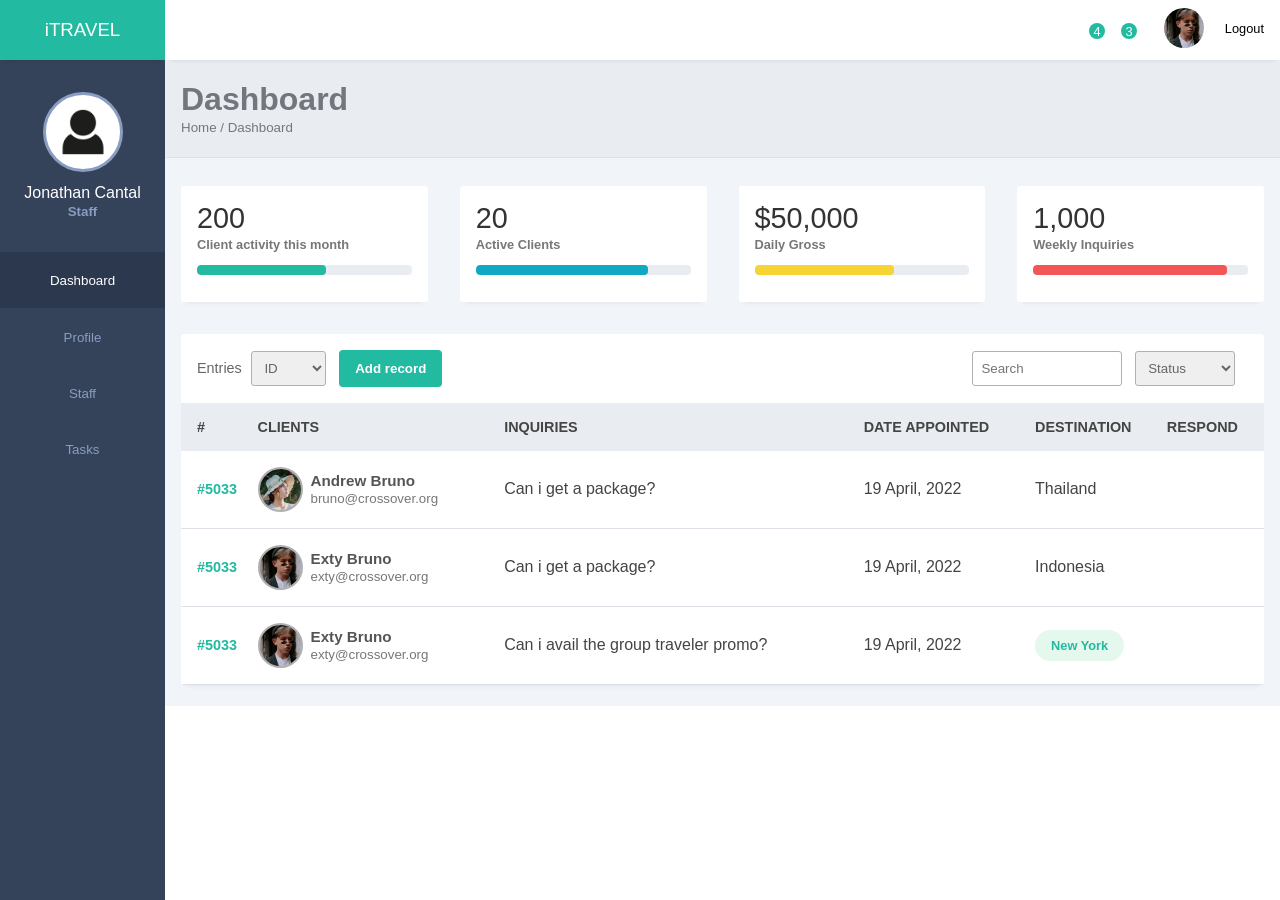
<file: Admin/indexSTAFF.html>
<!DOCTYPE html>
<html lang="en">
  <head>
    <meta charset="UTF-8" />
    <meta
      name="viewport"
      content="width=device-width,initial-scale=1,maximum-scale=1"
    />
    <title>iTRAVEL Dashboard</title>
    <link rel="stylesheet" href="style.css" />
    <link
      rel="stylesheet"
      href="https://maxst.icons8.com/vue-static/landings/line-awesome/line-awesome/1.3.0/css/line-awesome.min.css"
    />
  </head>
  <body>
    <input type="checkbox" id="menu-toggle" />
    <div class="sidebar">
      <div class="side-header">
        <h3>i<span>TRAVEL</span></h3>
      </div>

      <div class="side-content">
        <div class="profile">
          <div
            class="profile-img bg-img"
            style="background-image: url(img/111.jpg)"
          ></div>
          <h4>Jonathan Cantal</h4>
          <small>Staff</small>
        </div>

        <div class="side-menu">
          <ul>
            <li>
              <a href="admin.html" class="active">
                <span class="las la-home"></span>
                <small>Dashboard</small>
              </a>
            </li>
            <li>
              <a href="">
                <span class="las la-user-alt"></span>
                <small>Profile</small>
              </a>
            </li>
            <li>
              <a href="indexSTAFF.html">
                <span class="las la-user-alt"></span>
                <small>Staff</small>
              </a>
            </li>
            <li>
              <a href="">
                <span class="las la-tasks"></span>
                <small>Tasks</small>
              </a>
            </li>
          </ul>
        </div>
      </div>
    </div>

    <div class="main-content">
      <header>
        <div class="header-content">
          <label for="menu-toggle">
            <span class="las la-bars"></span>
          </label>

          <div class="header-menu">
            <label for="">
              <span class="las la-search"></span>
            </label>

            <div class="notify-icon">
              <span class="las la-envelope"></span>
              <span class="notify">4</span>
            </div>

            <div class="notify-icon">
              <span class="las la-bell"></span>
              <span class="notify">3</span>
            </div>

            <div class="user">
              <div
                class="bg-img"
                style="background-image: url(img/1.jpeg)"
              ></div>

              <span class="las la-power-off"></span>
              <span>Logout</span>
            </div>
          </div>
        </div>
      </header>

      <main>
        <div class="page-header">
          <h1>Dashboard</h1>
          <small>Home / Dashboard</small>
        </div>

        <div class="page-content">
          <div class="analytics">
            <div class="card">
              <div class="card-head">
                <h2>200</h2>
                <span class="las la-user-friends"></span>
              </div>
              <div class="card-progress">
                <small>Client activity this month</small>
                <div class="card-indicator">
                  <div class="indicator one" style="width: 60%"></div>
                </div>
              </div>
            </div>

            <div class="card">
              <div class="card-head">
                <h2>20</h2>
                <span class="las la-eye"></span>
              </div>
              <div class="card-progress">
                <small>Active Clients</small>
                <div class="card-indicator">
                  <div class="indicator two" style="width: 80%"></div>
                </div>
              </div>
            </div>

            <div class="card">
              <div class="card-head">
                <h2>$50,000</h2>
                <span class="las la-shopping-cart"></span>
              </div>
              <div class="card-progress">
                <small>Daily Gross</small>
                <div class="card-indicator">
                  <div class="indicator three" style="width: 65%"></div>
                </div>
              </div>
            </div>

            <div class="card">
              <div class="card-head">
                <h2>1,000</h2>
                <span class="las la-envelope"></span>
              </div>
              <div class="card-progress">
                <small>Weekly Inquiries</small>
                <div class="card-indicator">
                  <div class="indicator four" style="width: 90%"></div>
                </div>
              </div>
            </div>
          </div>

          <div class="records table-responsive">
            <div class="record-header">
              <div class="add">
                <span>Entries</span>
                <select name="" id="">
                  <option value="">ID</option>
                </select>
                <button>Add record</button>
              </div>

              <div class="browse">
                <input
                  type="search"
                  placeholder="Search"
                  class="record-search"
                />
                <select name="" id="">
                  <option value="">Status</option>
                </select>
              </div>
            </div>

            <div>
              <table width="100%">
                <thead>
                  <tr>
                    <th>#</th>
                    <th><span class="las la-sort"></span> CLIENTS</th>
                    <th><span class="las la-sort"></span> INQUIRIES</th>
                    <th><span class="las la-sort"></span> DATE APPOINTED</th>
                    <th><span class="las la-sort"></span> DESTINATION</th>
                    <th><span class="las la-sort"></span> RESPOND</th>
                  </tr>
                </thead>
                <tbody>
                  <tr>
                    <td>#5033</td>
                    <td>
                      <div class="client">
                        <div
                          class="client-img bg-img"
                          style="background-image: url(img/3.jpeg)"
                        ></div>
                        <div class="client-info">
                          <h4>Andrew Bruno</h4>
                          <small>bruno@crossover.org</small>
                        </div>
                      </div>
                    </td>
                    <td>Can i get a package?</td>
                    <td>19 April, 2022</td>
                    <td>Thailand</td>
                    <td>
                      <div class="actions">
                        <span class="lab la-telegram-plane"></span>
                        <span class="las la-eye"></span>
                        <span class="las la-ellipsis-v"></span>
                      </div>
                    </td>
                  </tr>
                  <tr>
                    <td>#5033</td>
                    <td>
                      <div class="client">
                        <div
                          class="client-img bg-img"
                          style="background-image: url(img/1.jpeg)"
                        ></div>
                        <div class="client-info">
                          <h4>Exty Bruno</h4>
                          <small>exty@crossover.org</small>
                        </div>
                      </div>
                    </td>
                    <td>Can i get a package?</td>
                    <td>19 April, 2022</td>
                    <td>Indonesia</td>
                    <td>
                      <div class="actions">
                        <span class="lab la-telegram-plane"></span>
                        <span class="las la-eye"></span>
                        <span class="las la-ellipsis-v"></span>
                      </div>
                    </td>
                  </tr>
                  <tr>
                    <td>#5033</td>
                    <td>
                      <div class="client">
                        <div
                          class="client-img bg-img"
                          style="background-image: url(img/1.jpeg)"
                        ></div>
                        <div class="client-info">
                          <h4>Exty Bruno</h4>
                          <small>exty@crossover.org</small>
                        </div>
                      </div>
                    </td>
                    <td>Can i avail the group traveler promo?</td>
                    <td>19 April, 2022</td>
                    <td>
                      <span class="paid">New York</span>
                    </td>
                    <td>
                      <div class="actions">
                        <span class="lab la-telegram-plane"></span>
                        <span class="las la-eye"></span>
                        <span class="las la-ellipsis-v"></span>
                      </div>
                    </td>
                  </tr>
                  
                    </td>
                  </tr>
                </tbody>
              </table>
            </div>
          </div>
        </div>
      </main>
    </div>
  </body>
</html>
</file>
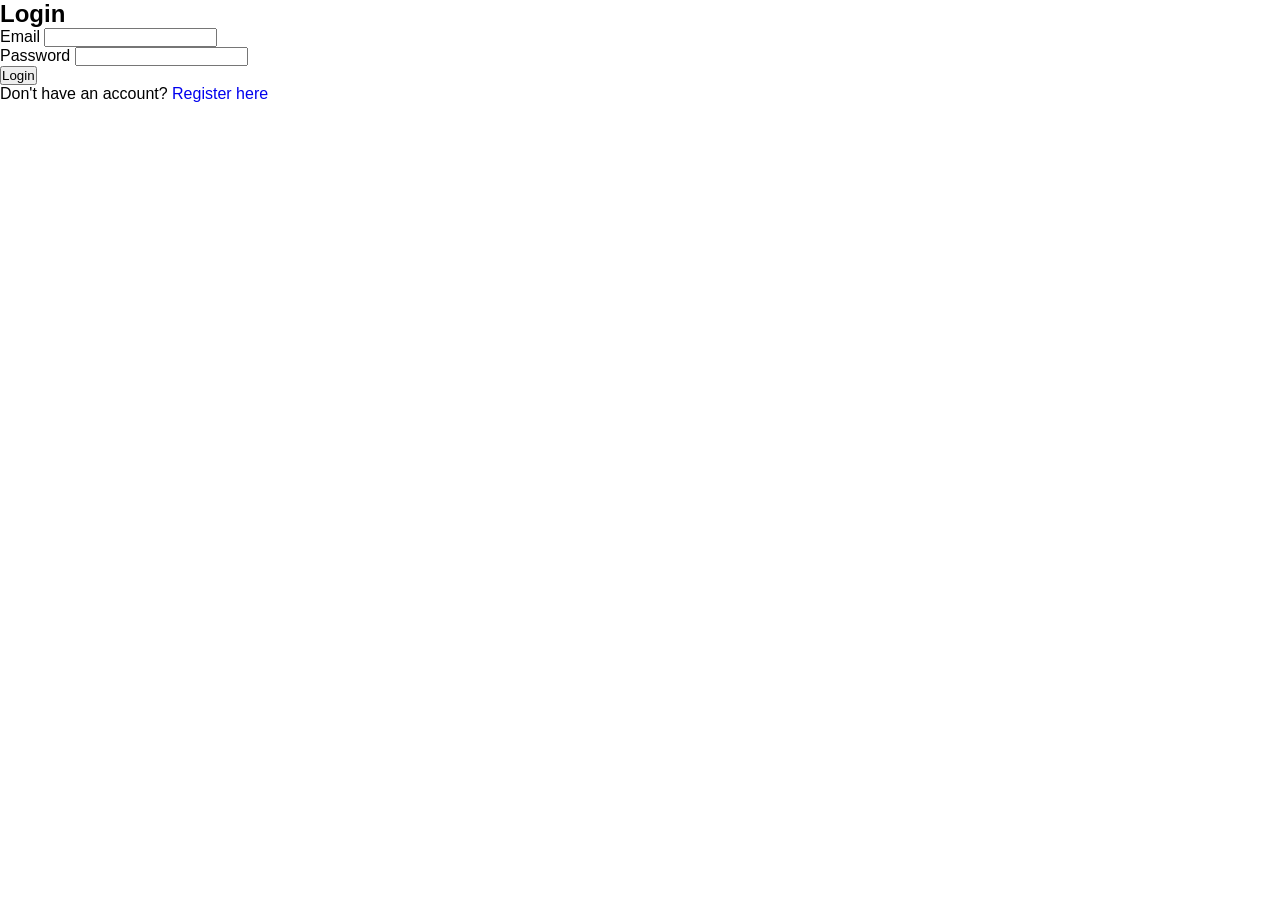
<file: Admin/login.html>
<!DOCTYPE html>
<html lang="en">
  <head>
    <meta charset="UTF-8" />
    <meta
      name="viewport"
      content="width=device-width, initial-scale=1, maximum-scale=1"
    />
    <title>Login - Modern Admin Dashboard</title>
    <link rel="stylesheet" href="style.css" />
    <link
      rel="stylesheet"
      href="https://maxst.icons8.com/vue-static/landings/line-awesome/line-awesome/1.3.0/css/line-awesome.min.css"
    />
  </head>
  <body>
    <div class="auth-container">
      <div class="auth-form">
        <h2>Login</h2>
        <form id="loginForm">
          <div class="form-group">
            <label for="email">Email</label>
            <input type="email" id="email" name="email" required />
          </div>
          <div class="form-group">
            <label for="password">Password</label>
            <input type="password" id="password" name="password" required />
          </div>
          <button type="submit" class="btn">Login</button>
          <p>
            Don't have an account? <a href="register.html">Register here</a>
          </p>
        </form>
      </div>
    </div>

    <script>
      document
        .querySelector("#loginForm")
        .addEventListener("submit", async (e) => {
          e.preventDefault();
          const formData = new FormData(e.target);
          const response = await fetch("/login", {
            method: "POST",
            body: formData,
          });

          if (response.ok) {
            window.location.href = "/dashboard.html";
          } else {
            alert("Login failed");
          }
        });
    </script>
  </body>
</html>
</file>
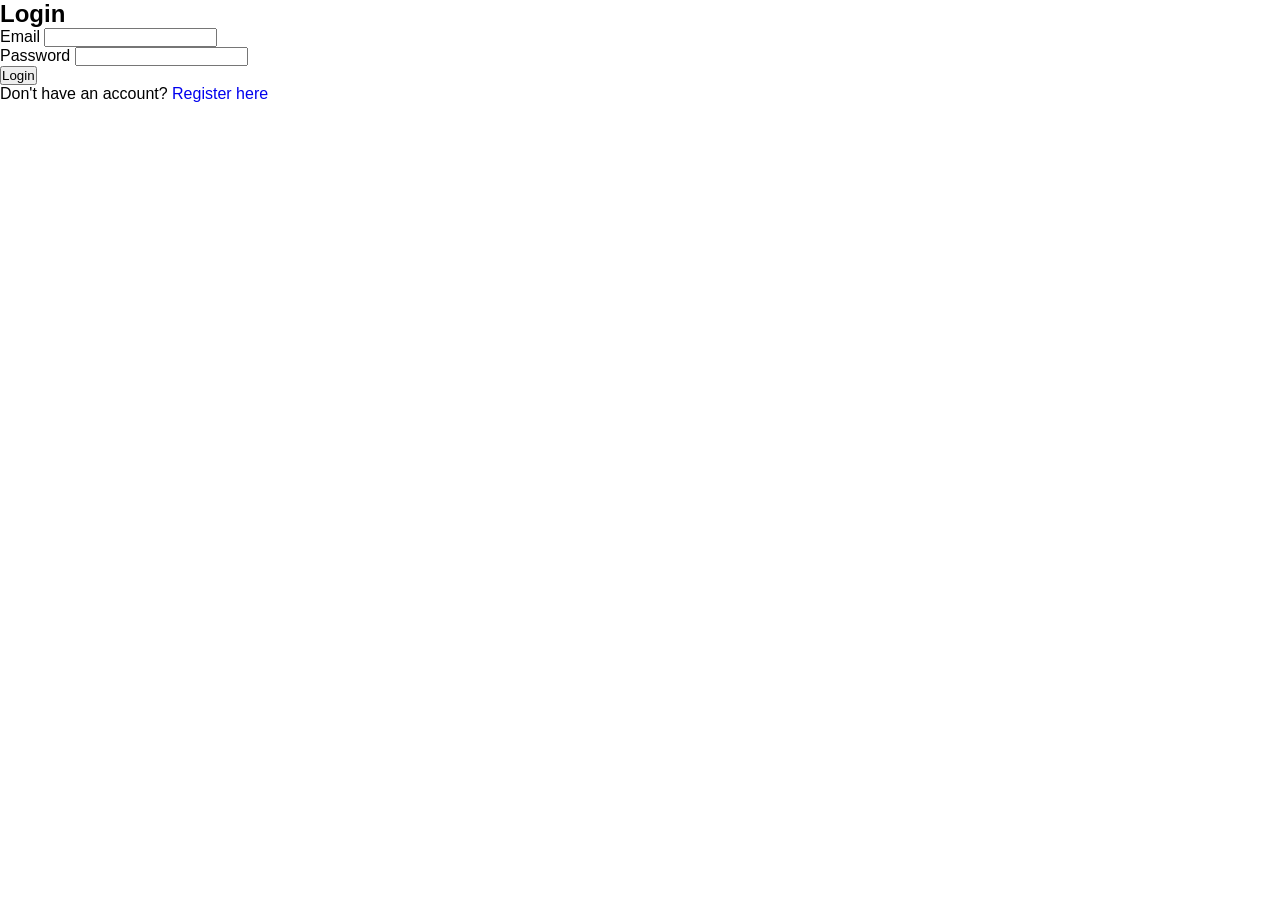
<file: Admin/public.html>
<!DOCTYPE html>
<html lang="en">
  <head>
    <meta charset="UTF-8" />
    <meta
      name="viewport"
      content="width=device-width, initial-scale=1, maximum-scale=1"
    />
    <title>Login - iTRAVEL Dashboard</title>
    <link rel="stylesheet" href="style.css" />
    <link
      rel="stylesheet"
      href="https://maxst.icons8.com/vue-static/landings/line-awesome/line-awesome/1.3.0/css/line-awesome.min.css"
    />
  </head>
  <body>
    <div class="auth-container">
      <div class="auth-form">
        <h2>Login</h2>
        <form action="/login" method="post">
          <div class="form-group">
            <label for="email">Email</label>
            <input type="email" id="email" name="email" required />
          </div>
          <div class="form-group">
            <label for="password">Password</label>
            <input type="password" id="password" name="password" required />
          </div>
          <button type="submit" class="btn">Login</button>
          <p>
            Don't have an account?
            <a href="register.html">Register here</a>
          </p>
        </form>
      </div>
    </div>
  </body>
</html>
</file>
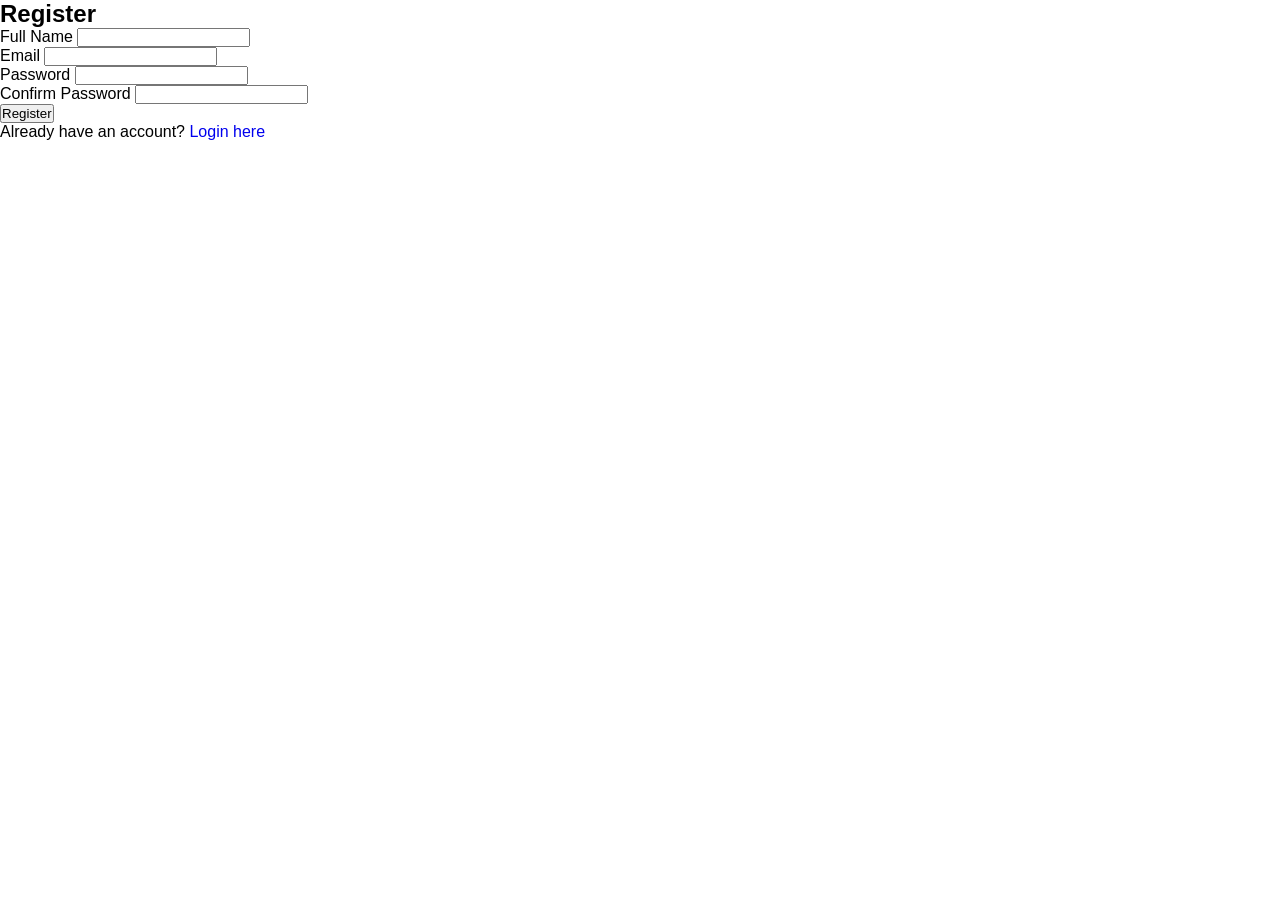
<file: Admin/publicregister.html>
<!DOCTYPE html>
<html lang="en">
  <head>
    <meta charset="UTF-8" />
    <meta
      name="viewport"
      content="width=device-width, initial-scale=1, maximum-scale=1"
    />
    <title>Register - iTRAVEL Dashboard</title>
    <link rel="stylesheet" href="style.css" />
    <link
      rel="stylesheet"
      href="https://maxst.icons8.com/vue-static/landings/line-awesome/line-awesome/1.3.0/css/line-awesome.min.css"
    />
  </head>
  <body>
    <div class="auth-container">
      <div class="auth-form">
        <h2>Register</h2>
        <form action="/register" method="post">
          <div class="form-group">
            <label for="name">Full Name</label>
            <input type="text" id="name" name="name" required />
          </div>
          <div class="form-group">
            <label for="email">Email</label>
            <input type="email" id="email" name="email" required />
          </div>
          <div class="form-group">
            <label for="password">Password</label>
            <input type="password" id="password" name="password" required />
          </div>
          <div class="form-group">
            <label for="confirm_password">Confirm Password</label>
            <input
              type="password"
              id="confirm_password"
              name="confirm_password"
              required
            />
          </div>
          <button type="submit" class="btn">Register</button>
          <p>
            Already have an account?
            <a href="login.html">Login here</a>
          </p>
        </form>
      </div>
    </div>
  </body>
</html>
</file>
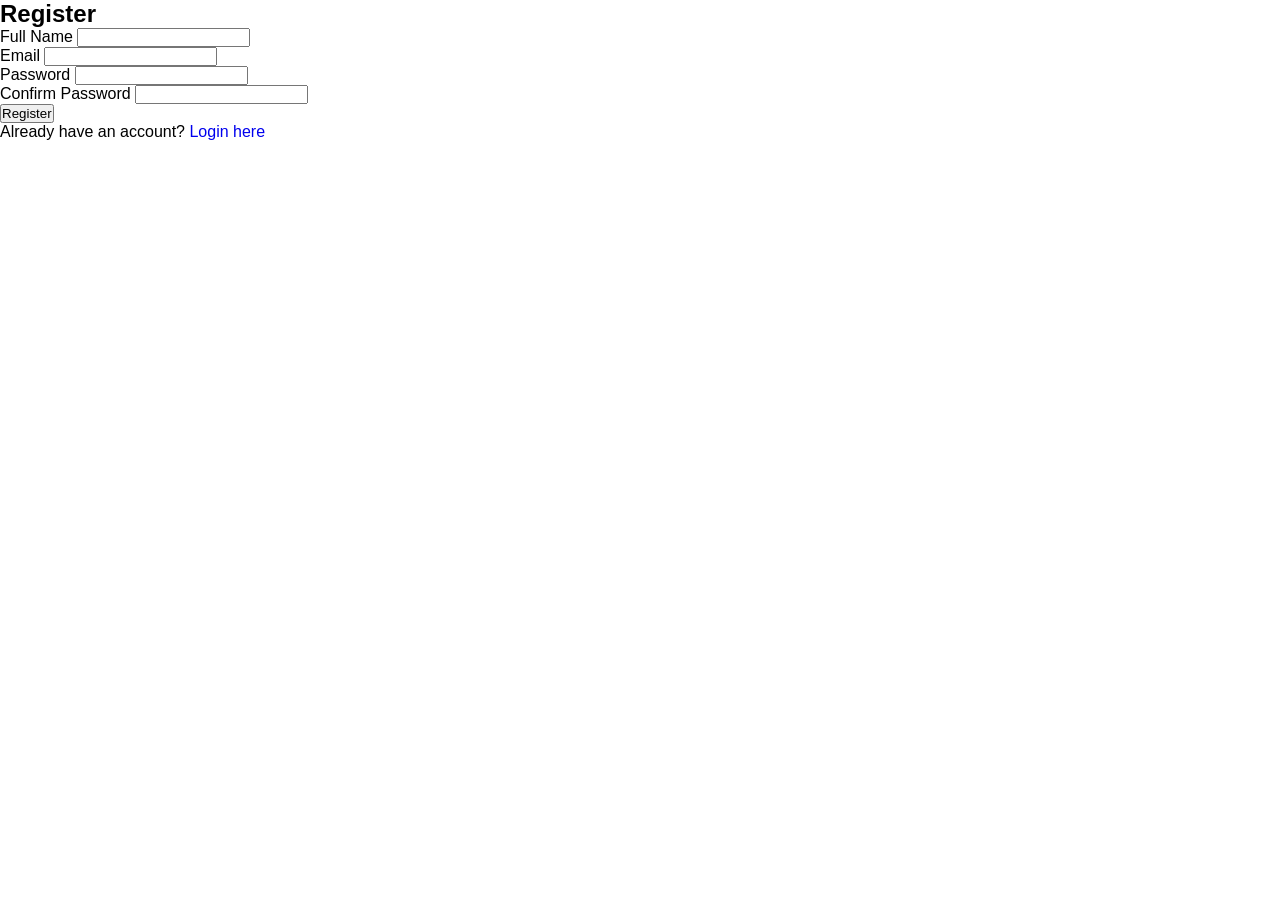
<file: Admin/register.html>
<!DOCTYPE html>
<html lang="en">
  <head>
    <meta charset="UTF-8" />
    <meta
      name="viewport"
      content="width=device-width, initial-scale=1, maximum-scale=1"
    />
    <title>Register - Modern Admin Dashboard</title>
    <link rel="stylesheet" href="style.css" />
    <link
      rel="stylesheet"
      href="https://maxst.icons8.com/vue-static/landings/line-awesome/line-awesome/1.3.0/css/line-awesome.min.css"
    />
  </head>
  <body>
    <div class="auth-container">
      <div class="auth-form">
        <h2>Register</h2>
        <form id="registerForm">
          <div class="form-group">
            <label for="name">Full Name</label>
            <input type="text" id="name" name="name" required />
          </div>
          <div class="form-group">
            <label for="email">Email</label>
            <input type="email" id="email" name="email" required />
          </div>
          <div class="form-group">
            <label for="password">Password</label>
            <input type="password" id="password" name="password" required />
          </div>
          <div class="form-group">
            <label for="confirm-password">Confirm Password</label>
            <input
              type="password"
              id="confirm-password"
              name="confirm-password"
              required
            />
          </div>
          <button type="submit" class="btn">Register</button>
          <p>Already have an account? <a href="login.html">Login here</a></p>
        </form>
      </div>
    </div>

    <script>
      document
        .querySelector("#registerForm")
        .addEventListener("submit", async (e) => {
          e.preventDefault();
          const formData = new FormData(e.target);
          const response = await fetch("/register", {
            method: "POST",
            body: formData,
          });

          if (response.ok) {
            window.location.href = "/login.html";
          } else {
            alert("Registration failed");
          }
        });
    </script>
  </body>
</html>
</file>
<file: Admin/style.css>
@import url('https://fonts.googleapis.com/css2?family=Merriweather+Sans:wght@300;400;500;600&display=swap');

:root {
    --main-color: #22BAA0;
    --color-dark: #34425A;
    --text-grey: #B0B0B0;
}

* {
    margin: 0;
    padding: 0;
    text-decoration: none;
    list-style-type: none;
    box-sizing: border-box;
    font-family: 'Merriweather', sans-serif;
}

#menu-toggle {
    display: none;
}

.sidebar {
    position: fixed;
    height: 100%;
    width: 165px;
    left: 0;
    bottom: 0;
    top: 0;
    z-index: 100;
    background: var(--color-dark);
    transition: left 300ms;
}

.side-header {
    box-shadow: 0px 5px 5px -5px rgb(0 0 0 /10%);
    background: var(--main-color);
    height: 60px;
    display: flex;
    justify-content: center;
    align-items: center;
}

.side-header h3, side-head span {
    color: #fff;
    font-weight: 400;
}

.side-content {
    height: calc(100vh - 60px);
    overflow: auto;
}

/* width */
.side-content::-webkit-scrollbar {
  width: 5px;
}

/* Track */
.side-content::-webkit-scrollbar-track {
  box-shadow: inset 0 0 5px grey; 
  border-radius: 10px;
}
 
/* Handle */
.side-content::-webkit-scrollbar-thumb {
  background: #b0b0b0; 
  border-radius: 10px;
}

/* Handle on hover */
.side-content::-webkit-scrollbar-thumb:hover {
  background: #b30000; 
}

.profile {
    text-align: center;
    padding: 2rem 0rem;
}

.bg-img {
    background-repeat: no-repeat;
    background-size: cover;
    border-radius: 50%;
    background-size: cover;
}

.profile-img {
    height: 80px;
    width: 80px;
    display: inline-block;
    margin: 0 auto .5rem auto;
    border: 3px solid #899DC1;
}

.profile h4 {
    color: #fff;
    font-weight: 500;
}

.profile small {
    color: #899DC1;
    font-weight: 600;
}

.sidebar {
    /*overflow-y: auto;*/
}

.side-menu ul {
    text-align: center;
}

.side-menu a {
    display: block;
    padding: 1.2rem 0rem;
}

.side-menu a.active {
    background: #2B384E;
}

.side-menu a.active span, .side-menu a.active small {
    color: #fff;
}

.side-menu a span {
    display: block;
    text-align: center;
    font-size: 1.7rem;
}

.side-menu a span, .side-menu a small {
    color: #899DC1;
}

#menu-toggle:checked ~ .sidebar {
    width: 60px;
}

#menu-toggle:checked ~ .sidebar .side-header span {
    display: none;
}

#menu-toggle:checked ~ .main-content {
    margin-left: 60px;
    width: calc(100% - 60px);
}

#menu-toggle:checked ~ .main-content header {
    left: 60px;
}

#menu-toggle:checked ~ .sidebar .profile,
#menu-toggle:checked ~ .sidebar .side-menu a small {
    display: none;
}

#menu-toggle:checked ~ .sidebar .side-menu a span {
    font-size: 1.3rem;
}


.main-content {
    margin-left: 165px;
    width: calc(100% - 165px);
    transition: margin-left 300ms;
}

header {
    position: fixed;
    right: 0;
    top: 0;
    left: 165px;
    z-index: 100;
    height: 60px;
    box-shadow: 0px 5px 5px -5px rgb(0 0 0 /10%);
    background: #fff;
    transition: left 300ms;
}

.header-content, .header-menu {
    display: flex;
    align-items: center;
}

.header-content {
    justify-content: space-between;
    padding: 0rem 1rem;
}

.header-content label:first-child span {
    font-size: 1.3rem;
}

.header-content label {
    cursor: pointer;
}

.header-menu {
    justify-content: flex-end;
    padding-top: .5rem;
}

.header-menu label,
.header-menu .notify-icon {
    margin-right: 2rem;
    position: relative;
}

.header-menu label span,
.notify-icon span:first-child {
    font-size: 1.3rem;
}

.notify-icon span:last-child {
    position: absolute;
    background: var(--main-color);
    height: 16px;
    width: 16px;
    display: flex;
    justify-content: center;
    align-items: center;
    border-radius: 50%;
    right: -5px;
    top: -5px;
    color: #fff;
    font-size: .8rem;
    font-weight: 500;
}

.user {
    display: flex;
    align-items: center;
}

.user div, .client-img {
    height: 40px;
    width: 40px;
    margin-right: 1rem;
}

.user span:last-child {
    display: inline-block;
    margin-left: .3rem;
    font-size: .8rem;
}

main {
    margin-top: 60px;
}

.page-header {
    padding: 1.3rem 1rem;
    background: #E9edf2;
    border-bottom: 1px solid #dee2e8;
}

.page-header h1, .page-header small {
    color: #74767d;
}

.page-content {
    padding: 1.3rem 1rem;
    background: #f1f4f9;
}

.analytics {
    display: grid;
    grid-template-columns: repeat(4, 1fr);
    grid-gap: 2rem;
    margin-top: .5rem;
    margin-bottom: 2rem;
}

.card {
    box-shadow: 0px 5px 5px -5px rgb(0 0 0 / 10%);
    background: #fff;
    padding: 1rem;
    border-radius: 3px;
}

.card-head {
    display: flex;
    justify-content: space-between;
    align-items: center;
}

.card-head h2 {
    color: #333;
    font-size: 1.8rem;
    font-weight: 500;
}

.card-head span {
    font-size: 3.2rem;
    color: var(--text-grey);
}

.card-progress small {
    color: #777;
    font-size: .8rem;
    font-weight: 600;
}

.card-indicator {
    margin: .7rem 0rem;
    height: 10px;
    border-radius: 4px;
    background: #e9edf2;
    overflow: hidden;
}

.indicator {
    height: 10px;
    border-radius: 4px;
}

.indicator.one {
    background: #22baa0;
}

.indicator.two {
    background: #11a8c3;
}

.indicator.three {
    background: #f6d433;
}

.indicator.four {
    background: #f25656;
}

.records {
    box-shadow: 0px 5px 5px -5px rgb(0 0 0 / 10%);
    background: #fff;
    border-radius: 3px;
}

.record-header {
    padding: 1rem;
    display: flex;
    justify-content: space-between;
    align-items: center;
}

.add, .browse {
    display: flex;
    align-items: center;
}

.add span {
    display: inline-block;
    margin-right: .6rem;
    font-size: .9rem;
    color: #666;
}

input, button, select {
    outline: none;
}

.add select, .browse input, .browse select {
    height: 35px;
    border: 1px solid #b0b0b0;
    border-radius: 3px;
    display: inline-block;
    width: 75px;
    padding: 0rem .5rem;
    margin-right: .8rem;
    color: #666;
}

.add button {
    background: var(--main-color);
    color: #fff;
    height: 37px;
    border-radius: 4px;
    padding: 0rem 1rem;
    border: none;
    font-weight: 600;
}

.browse input {
    width: 150px;
}

.browse select {
    width: 100px;
}

.table-responsive {
    width: 100%;
    overflow: auto;
}

table {
    border-collapse: collapse;
}

table thead tr {
    background: #e9edf2;
}

table thead th {
    padding: 1rem 0rem;
    text-align: left;
    color: #444;
    font-size: .9rem;
}

table thead th:first-child {
    padding-left: 1rem;
}

table tbody td {
    padding: 1rem 0rem;
    color: #444;
}

table tbody td:first-child {
    padding-left: 1rem;
    color: var(--main-color);
    font-weight: 600;
    font-size: .9rem;
}

table tbody tr {
    border-bottom: 1px solid #dee2e8;
}

.client {
    display: flex;
    align-items: center;
}

.client-img {
    margin-right: .5rem;
    border: 2px solid #b0b0b0;
    height: 45px;
    width: 45px;
}

.client-info h4 {
    color: #555;
    font-size: .95rem;
}

.client-info small {
    color: #777;
}

.actions span {
    display: inline-block;
    font-size: 1.5rem;
    margin-right: .5rem;
}

.paid {
    display: inline-block;
    text-align: center;
    font-weight: 600;
    color: var(--main-color);
    background: #e5f8ed;
    padding: .5rem 1rem;
    border-radius: 20px;
    font-size: .8rem;
}

@media only screen and (max-width: 1200px) {
    .analytics {
        grid-template-columns: repeat(2, 1fr);
    }
}

@media only screen and (max-width: 768px) {
    .analytics {
        grid-template-columns: 100%;
    }
    
    .sidebar {
        left: -165px;
        z-index: 90;
    }
    
    header {
        left: 0;
        width: 100%;
    }
    
    .main-content {
        margin-left: 0;
        width: 100%;
    }
    
    #menu-toggle:checked ~ .sidebar {
        left: 0;
    }
    
    #menu-toggle:checked ~ .sidebar {
        width: 165px;
    }

    #menu-toggle:checked ~ .sidebar .side-header span {
        display: inline-block;
    }

    #menu-toggle:checked ~ .sidebar .profile,
    #menu-toggle:checked ~ .sidebar .side-menu a small {
        display: block;
    }

    #menu-toggle:checked ~ .sidebar .side-menu a span {
        font-size: 1.7rem;
    }
    
    #menu-toggle:checked ~ .main-content header {
        left: 0px;
    }
    
    table {
        width: 900px;
    }
}
</file>
<file: css/style.css>
/******* Bootstrap Theming ********/
/*!
 * Bootstrap v4.5.3 (https://getbootstrap.com/)
 * Copyright 2011-2020 The Bootstrap Authors
 * Copyright 2011-2020 Twitter, Inc.
 * Licensed under MIT (https://github.com/twbs/bootstrap/blob/main/LICENSE)
 */
:root {
  --blue: #007bff;
  --indigo: #6610f2;
  --purple: #6f42c1;
  --pink: #e83e8c;
  --red: #dc3545;
  --orange: #fd7e14;
  --yellow: #ffc107;
  --green: #28a745;
  --teal: #20c997;
  --cyan: #17a2b8;
  --white: #fff;
  --gray: #6c757d;
  --gray-dark: #343a40;
  --primary: #7AB730;
  --secondary: #f4faec;
  --success: #28a745;
  --info: #17a2b8;
  --warning: #ffc107;
  --danger: #dc3545;
  --light: #FFFFFF;
  --dark: #212121;
  --breakpoint-xs: 0;
  --breakpoint-sm: 576px;
  --breakpoint-md: 768px;
  --breakpoint-lg: 992px;
  --breakpoint-xl: 1200px;
  --font-family-sans-serif: "Poppins", sans-serif;
  --font-family-monospace: SFMono-Regular, Menlo, Monaco, Consolas, "Liberation Mono", "Courier New", monospace;
}

*,
*::before,
*::after {
  box-sizing: border-box;
}

html {
  font-family: sans-serif;
  line-height: 1.15;
  -webkit-text-size-adjust: 100%;
  -webkit-tap-highlight-color: rgba(0, 0, 0, 0);
}

article, aside, figcaption, figure, footer, header, hgroup, main, nav, section {
  display: block;
}

body {
  margin: 0;
  font-family: "Poppins", sans-serif;
  font-size: 1rem;
  font-weight: 400;
  line-height: 1.5;
  color: #656565;
  text-align: left;
  background-color: #F3F3F3;
}

[tabindex="-1"]:focus:not(:focus-visible) {
  outline: 0 !important;
}

hr {
  box-sizing: content-box;
  height: 0;
  overflow: visible;
}

h1, h2, h3, h4, h5, h6 {
  margin-top: 0;
  margin-bottom: 0.5rem;
}

p {
  margin-top: 0;
  margin-bottom: 1rem;
}

abbr[title],
abbr[data-original-title] {
  text-decoration: underline;
  text-decoration: underline dotted;
  cursor: help;
  border-bottom: 0;
  text-decoration-skip-ink: none;
}

address {
  margin-bottom: 1rem;
  font-style: normal;
  line-height: inherit;
}

ol,
ul,
dl {
  margin-top: 0;
  margin-bottom: 1rem;
}

ol ol,
ul ul,
ol ul,
ul ol {
  margin-bottom: 0;
}

dt {
  font-weight: 700;
}

dd {
  margin-bottom: .5rem;
  margin-left: 0;
}

blockquote {
  margin: 0 0 1rem;
}

b,
strong {
  font-weight: bolder;
}

small {
  font-size: 80%;
}

sub,
sup {
  position: relative;
  font-size: 75%;
  line-height: 0;
  vertical-align: baseline;
}

sub {
  bottom: -.25em;
}

sup {
  top: -.5em;
}

a {
  color: #7AB730;
  text-decoration: none;
  background-color: transparent;
}

a:hover {
  color: #527a20;
  text-decoration: underline;
}

a:not([href]):not([class]) {
  color: inherit;
  text-decoration: none;
}

a:not([href]):not([class]):hover {
  color: inherit;
  text-decoration: none;
}

pre,
code,
kbd,
samp {
  font-family: SFMono-Regular, Menlo, Monaco, Consolas, "Liberation Mono", "Courier New", monospace;
  font-size: 1em;
}

pre {
  margin-top: 0;
  margin-bottom: 1rem;
  overflow: auto;
  -ms-overflow-style: scrollbar;
}

figure {
  margin: 0 0 1rem;
}

img {
  vertical-align: middle;
  border-style: none;
}

svg {
  overflow: hidden;
  vertical-align: middle;
}

table {
  border-collapse: collapse;
}

caption {
  padding-top: 0.75rem;
  padding-bottom: 0.75rem;
  color: #6c757d;
  text-align: left;
  caption-side: bottom;
}

th {
  text-align: inherit;
  text-align: -webkit-match-parent;
}

label {
  display: inline-block;
  margin-bottom: 0.5rem;
}

button {
  border-radius: 0;
}

button:focus {
  outline: 1px dotted;
  outline: 5px auto -webkit-focus-ring-color;
}

input,
button,
select,
optgroup,
textarea {
  margin: 0;
  font-family: inherit;
  font-size: inherit;
  line-height: inherit;
}

button,
input {
  overflow: visible;
}

button,
select {
  text-transform: none;
}

[role="button"] {
  cursor: pointer;
}

select {
  word-wrap: normal;
}

button,
[type="button"],
[type="reset"],
[type="submit"] {
  -webkit-appearance: button;
}

button:not(:disabled),
[type="button"]:not(:disabled),
[type="reset"]:not(:disabled),
[type="submit"]:not(:disabled) {
  cursor: pointer;
}

button::-moz-focus-inner,
[type="button"]::-moz-focus-inner,
[type="reset"]::-moz-focus-inner,
[type="submit"]::-moz-focus-inner {
  padding: 0;
  border-style: none;
}

input[type="radio"],
input[type="checkbox"] {
  box-sizing: border-box;
  padding: 0;
}

textarea {
  overflow: auto;
  resize: vertical;
}

fieldset {
  min-width: 0;
  padding: 0;
  margin: 0;
  border: 0;
}

legend {
  display: block;
  width: 100%;
  max-width: 100%;
  padding: 0;
  margin-bottom: .5rem;
  font-size: 1.5rem;
  line-height: inherit;
  color: inherit;
  white-space: normal;
}

@media (max-width: 1200px) {
  legend {
    font-size: calc(1.275rem + 0.3vw) ;
  }
}

progress {
  vertical-align: baseline;
}

[type="number"]::-webkit-inner-spin-button,
[type="number"]::-webkit-outer-spin-button {
  height: auto;
}

[type="search"] {
  outline-offset: -2px;
  -webkit-appearance: none;
}

[type="search"]::-webkit-search-decoration {
  -webkit-appearance: none;
}

::-webkit-file-upload-button {
  font: inherit;
  -webkit-appearance: button;
}

output {
  display: inline-block;
}

summary {
  display: list-item;
  cursor: pointer;
}

template {
  display: none;
}

[hidden] {
  display: none !important;
}

h1, h2, h3, h4, h5, h6,
.h1, .h2, .h3, .h4, .h5, .h6 {
  margin-bottom: 0.5rem;
  font-weight: 500;
  line-height: 1.2;
  color: #212121;
}

h1, .h1 {
  font-size: 2.5rem;
}

@media (max-width: 1200px) {
  h1, .h1 {
    font-size: calc(1.375rem + 1.5vw) ;
  }
}

h2, .h2 {
  font-size: 2rem;
}

@media (max-width: 1200px) {
  h2, .h2 {
    font-size: calc(1.325rem + 0.9vw) ;
  }
}

h3, .h3 {
  font-size: 1.75rem;
}

@media (max-width: 1200px) {
  h3, .h3 {
    font-size: calc(1.3rem + 0.6vw) ;
  }
}

h4, .h4 {
  font-size: 1.5rem;
}

@media (max-width: 1200px) {
  h4, .h4 {
    font-size: calc(1.275rem + 0.3vw) ;
  }
}

h5, .h5 {
  font-size: 1.25rem;
}

h6, .h6 {
  font-size: 1rem;
}

.lead {
  font-size: 1.25rem;
  font-weight: 300;
}

.display-1 {
  font-size: 6rem;
  font-weight: 300;
  line-height: 1.2;
}

@media (max-width: 1200px) {
  .display-1 {
    font-size: calc(1.725rem + 5.7vw) ;
  }
}

.display-2 {
  font-size: 5.5rem;
  font-weight: 300;
  line-height: 1.2;
}

@media (max-width: 1200px) {
  .display-2 {
    font-size: calc(1.675rem + 5.1vw) ;
  }
}

.display-3 {
  font-size: 4.5rem;
  font-weight: 300;
  line-height: 1.2;
}

@media (max-width: 1200px) {
  .display-3 {
    font-size: calc(1.575rem + 3.9vw) ;
  }
}

.display-4 {
  font-size: 3.5rem;
  font-weight: 300;
  line-height: 1.2;
}

@media (max-width: 1200px) {
  .display-4 {
    font-size: calc(1.475rem + 2.7vw) ;
  }
}

hr {
  margin-top: 1rem;
  margin-bottom: 1rem;
  border: 0;
  border-top: 1px solid rgba(0, 0, 0, 0.1);
}

small,
.small {
  font-size: 80%;
  font-weight: 400;
}

mark,
.mark {
  padding: 0.2em;
  background-color: #fcf8e3;
}

.list-unstyled {
  padding-left: 0;
  list-style: none;
}

.list-inline {
  padding-left: 0;
  list-style: none;
}

.list-inline-item {
  display: inline-block;
}

.list-inline-item:not(:last-child) {
  margin-right: 0.5rem;
}

.initialism {
  font-size: 90%;
  text-transform: uppercase;
}

.blockquote {
  margin-bottom: 1rem;
  font-size: 1.25rem;
}

.blockquote-footer {
  display: block;
  font-size: 80%;
  color: #6c757d;
}

.blockquote-footer::before {
  content: "\2014\00A0";
}

.img-fluid {
  max-width: 100%;
  height: auto;
}

.img-thumbnail {
  padding: 0.25rem;
  background-color: #F3F3F3;
  border: 1px solid #dee2e6;
  max-width: 100%;
  height: auto;
}

.figure {
  display: inline-block;
}

.figure-img {
  margin-bottom: 0.5rem;
  line-height: 1;
}

.figure-caption {
  font-size: 90%;
  color: #6c757d;
}

code {
  font-size: 87.5%;
  color: #e83e8c;
  word-wrap: break-word;
}

a > code {
  color: inherit;
}

kbd {
  padding: 0.2rem 0.4rem;
  font-size: 87.5%;
  color: #fff;
  background-color: #212529;
}

kbd kbd {
  padding: 0;
  font-size: 100%;
  font-weight: 700;
}

pre {
  display: block;
  font-size: 87.5%;
  color: #212529;
}

pre code {
  font-size: inherit;
  color: inherit;
  word-break: normal;
}

.pre-scrollable {
  max-height: 340px;
  overflow-y: scroll;
}

.container,
.container-fluid,
.container-sm,
.container-md,
.container-lg,
.container-xl {
  width: 100%;
  padding-right: 15px;
  padding-left: 15px;
  margin-right: auto;
  margin-left: auto;
}

@media (min-width: 576px) {
  .container, .container-sm {
    max-width: 540px;
  }
}

@media (min-width: 768px) {
  .container, .container-sm, .container-md {
    max-width: 720px;
  }
}

@media (min-width: 992px) {
  .container, .container-sm, .container-md, .container-lg {
    max-width: 960px;
  }
}

@media (min-width: 1200px) {
  .container, .container-sm, .container-md, .container-lg, .container-xl {
    max-width: 1140px;
  }
}

.row {
  display: flex;
  flex-wrap: wrap;
  margin-right: -15px;
  margin-left: -15px;
}

.no-gutters {
  margin-right: 0;
  margin-left: 0;
}

.no-gutters > .col,
.no-gutters > [class*="col-"] {
  padding-right: 0;
  padding-left: 0;
}

.col-1, .col-2, .col-3, .col-4, .col-5, .col-6, .col-7, .col-8, .col-9, .col-10, .col-11, .col-12, .col,
.col-auto, .col-sm-1, .col-sm-2, .col-sm-3, .col-sm-4, .col-sm-5, .col-sm-6, .col-sm-7, .col-sm-8, .col-sm-9, .col-sm-10, .col-sm-11, .col-sm-12, .col-sm,
.col-sm-auto, .col-md-1, .col-md-2, .col-md-3, .col-md-4, .col-md-5, .col-md-6, .col-md-7, .col-md-8, .col-md-9, .col-md-10, .col-md-11, .col-md-12, .col-md,
.col-md-auto, .col-lg-1, .col-lg-2, .col-lg-3, .col-lg-4, .col-lg-5, .col-lg-6, .col-lg-7, .col-lg-8, .col-lg-9, .col-lg-10, .col-lg-11, .col-lg-12, .col-lg,
.col-lg-auto, .col-xl-1, .col-xl-2, .col-xl-3, .col-xl-4, .col-xl-5, .col-xl-6, .col-xl-7, .col-xl-8, .col-xl-9, .col-xl-10, .col-xl-11, .col-xl-12, .col-xl,
.col-xl-auto {
  position: relative;
  width: 100%;
  padding-right: 15px;
  padding-left: 15px;
}

.col {
  flex-basis: 0;
  flex-grow: 1;
  max-width: 100%;
}

.row-cols-1 > * {
  flex: 0 0 100%;
  max-width: 100%;
}

.row-cols-2 > * {
  flex: 0 0 50%;
  max-width: 50%;
}

.row-cols-3 > * {
  flex: 0 0 33.33333%;
  max-width: 33.33333%;
}

.row-cols-4 > * {
  flex: 0 0 25%;
  max-width: 25%;
}

.row-cols-5 > * {
  flex: 0 0 20%;
  max-width: 20%;
}

.row-cols-6 > * {
  flex: 0 0 16.66667%;
  max-width: 16.66667%;
}

.col-auto {
  flex: 0 0 auto;
  width: auto;
  max-width: 100%;
}

.col-1 {
  flex: 0 0 8.33333%;
  max-width: 8.33333%;
}

.col-2 {
  flex: 0 0 16.66667%;
  max-width: 16.66667%;
}

.col-3 {
  flex: 0 0 25%;
  max-width: 25%;
}

.col-4 {
  flex: 0 0 33.33333%;
  max-width: 33.33333%;
}

.col-5 {
  flex: 0 0 41.66667%;
  max-width: 41.66667%;
}

.col-6 {
  flex: 0 0 50%;
  max-width: 50%;
}

.col-7 {
  flex: 0 0 58.33333%;
  max-width: 58.33333%;
}

.col-8 {
  flex: 0 0 66.66667%;
  max-width: 66.66667%;
}

.col-9 {
  flex: 0 0 75%;
  max-width: 75%;
}

.col-10 {
  flex: 0 0 83.33333%;
  max-width: 83.33333%;
}

.col-11 {
  flex: 0 0 91.66667%;
  max-width: 91.66667%;
}

.col-12 {
  flex: 0 0 100%;
  max-width: 100%;
}

.order-first {
  order: -1;
}

.order-last {
  order: 13;
}

.order-0 {
  order: 0;
}

.order-1 {
  order: 1;
}

.order-2 {
  order: 2;
}

.order-3 {
  order: 3;
}

.order-4 {
  order: 4;
}

.order-5 {
  order: 5;
}

.order-6 {
  order: 6;
}

.order-7 {
  order: 7;
}

.order-8 {
  order: 8;
}

.order-9 {
  order: 9;
}

.order-10 {
  order: 10;
}

.order-11 {
  order: 11;
}

.order-12 {
  order: 12;
}

.offset-1 {
  margin-left: 8.33333%;
}

.offset-2 {
  margin-left: 16.66667%;
}

.offset-3 {
  margin-left: 25%;
}

.offset-4 {
  margin-left: 33.33333%;
}

.offset-5 {
  margin-left: 41.66667%;
}

.offset-6 {
  margin-left: 50%;
}

.offset-7 {
  margin-left: 58.33333%;
}

.offset-8 {
  margin-left: 66.66667%;
}

.offset-9 {
  margin-left: 75%;
}

.offset-10 {
  margin-left: 83.33333%;
}

.offset-11 {
  margin-left: 91.66667%;
}

@media (min-width: 576px) {
  .col-sm {
    flex-basis: 0;
    flex-grow: 1;
    max-width: 100%;
  }
  .row-cols-sm-1 > * {
    flex: 0 0 100%;
    max-width: 100%;
  }
  .row-cols-sm-2 > * {
    flex: 0 0 50%;
    max-width: 50%;
  }
  .row-cols-sm-3 > * {
    flex: 0 0 33.33333%;
    max-width: 33.33333%;
  }
  .row-cols-sm-4 > * {
    flex: 0 0 25%;
    max-width: 25%;
  }
  .row-cols-sm-5 > * {
    flex: 0 0 20%;
    max-width: 20%;
  }
  .row-cols-sm-6 > * {
    flex: 0 0 16.66667%;
    max-width: 16.66667%;
  }
  .col-sm-auto {
    flex: 0 0 auto;
    width: auto;
    max-width: 100%;
  }
  .col-sm-1 {
    flex: 0 0 8.33333%;
    max-width: 8.33333%;
  }
  .col-sm-2 {
    flex: 0 0 16.66667%;
    max-width: 16.66667%;
  }
  .col-sm-3 {
    flex: 0 0 25%;
    max-width: 25%;
  }
  .col-sm-4 {
    flex: 0 0 33.33333%;
    max-width: 33.33333%;
  }
  .col-sm-5 {
    flex: 0 0 41.66667%;
    max-width: 41.66667%;
  }
  .col-sm-6 {
    flex: 0 0 50%;
    max-width: 50%;
  }
  .col-sm-7 {
    flex: 0 0 58.33333%;
    max-width: 58.33333%;
  }
  .col-sm-8 {
    flex: 0 0 66.66667%;
    max-width: 66.66667%;
  }
  .col-sm-9 {
    flex: 0 0 75%;
    max-width: 75%;
  }
  .col-sm-10 {
    flex: 0 0 83.33333%;
    max-width: 83.33333%;
  }
  .col-sm-11 {
    flex: 0 0 91.66667%;
    max-width: 91.66667%;
  }
  .col-sm-12 {
    flex: 0 0 100%;
    max-width: 100%;
  }
  .order-sm-first {
    order: -1;
  }
  .order-sm-last {
    order: 13;
  }
  .order-sm-0 {
    order: 0;
  }
  .order-sm-1 {
    order: 1;
  }
  .order-sm-2 {
    order: 2;
  }
  .order-sm-3 {
    order: 3;
  }
  .order-sm-4 {
    order: 4;
  }
  .order-sm-5 {
    order: 5;
  }
  .order-sm-6 {
    order: 6;
  }
  .order-sm-7 {
    order: 7;
  }
  .order-sm-8 {
    order: 8;
  }
  .order-sm-9 {
    order: 9;
  }
  .order-sm-10 {
    order: 10;
  }
  .order-sm-11 {
    order: 11;
  }
  .order-sm-12 {
    order: 12;
  }
  .offset-sm-0 {
    margin-left: 0;
  }
  .offset-sm-1 {
    margin-left: 8.33333%;
  }
  .offset-sm-2 {
    margin-left: 16.66667%;
  }
  .offset-sm-3 {
    margin-left: 25%;
  }
  .offset-sm-4 {
    margin-left: 33.33333%;
  }
  .offset-sm-5 {
    margin-left: 41.66667%;
  }
  .offset-sm-6 {
    margin-left: 50%;
  }
  .offset-sm-7 {
    margin-left: 58.33333%;
  }
  .offset-sm-8 {
    margin-left: 66.66667%;
  }
  .offset-sm-9 {
    margin-left: 75%;
  }
  .offset-sm-10 {
    margin-left: 83.33333%;
  }
  .offset-sm-11 {
    margin-left: 91.66667%;
  }
}

@media (min-width: 768px) {
  .col-md {
    flex-basis: 0;
    flex-grow: 1;
    max-width: 100%;
  }
  .row-cols-md-1 > * {
    flex: 0 0 100%;
    max-width: 100%;
  }
  .row-cols-md-2 > * {
    flex: 0 0 50%;
    max-width: 50%;
  }
  .row-cols-md-3 > * {
    flex: 0 0 33.33333%;
    max-width: 33.33333%;
  }
  .row-cols-md-4 > * {
    flex: 0 0 25%;
    max-width: 25%;
  }
  .row-cols-md-5 > * {
    flex: 0 0 20%;
    max-width: 20%;
  }
  .row-cols-md-6 > * {
    flex: 0 0 16.66667%;
    max-width: 16.66667%;
  }
  .col-md-auto {
    flex: 0 0 auto;
    width: auto;
    max-width: 100%;
  }
  .col-md-1 {
    flex: 0 0 8.33333%;
    max-width: 8.33333%;
  }
  .col-md-2 {
    flex: 0 0 16.66667%;
    max-width: 16.66667%;
  }
  .col-md-3 {
    flex: 0 0 25%;
    max-width: 25%;
  }
  .col-md-4 {
    flex: 0 0 33.33333%;
    max-width: 33.33333%;
  }
  .col-md-5 {
    flex: 0 0 41.66667%;
    max-width: 41.66667%;
  }
  .col-md-6 {
    flex: 0 0 50%;
    max-width: 50%;
  }
  .col-md-7 {
    flex: 0 0 58.33333%;
    max-width: 58.33333%;
  }
  .col-md-8 {
    flex: 0 0 66.66667%;
    max-width: 66.66667%;
  }
  .col-md-9 {
    flex: 0 0 75%;
    max-width: 75%;
  }
  .col-md-10 {
    flex: 0 0 83.33333%;
    max-width: 83.33333%;
  }
  .col-md-11 {
    flex: 0 0 91.66667%;
    max-width: 91.66667%;
  }
  .col-md-12 {
    flex: 0 0 100%;
    max-width: 100%;
  }
  .order-md-first {
    order: -1;
  }
  .order-md-last {
    order: 13;
  }
  .order-md-0 {
    order: 0;
  }
  .order-md-1 {
    order: 1;
  }
  .order-md-2 {
    order: 2;
  }
  .order-md-3 {
    order: 3;
  }
  .order-md-4 {
    order: 4;
  }
  .order-md-5 {
    order: 5;
  }
  .order-md-6 {
    order: 6;
  }
  .order-md-7 {
    order: 7;
  }
  .order-md-8 {
    order: 8;
  }
  .order-md-9 {
    order: 9;
  }
  .order-md-10 {
    order: 10;
  }
  .order-md-11 {
    order: 11;
  }
  .order-md-12 {
    order: 12;
  }
  .offset-md-0 {
    margin-left: 0;
  }
  .offset-md-1 {
    margin-left: 8.33333%;
  }
  .offset-md-2 {
    margin-left: 16.66667%;
  }
  .offset-md-3 {
    margin-left: 25%;
  }
  .offset-md-4 {
    margin-left: 33.33333%;
  }
  .offset-md-5 {
    margin-left: 41.66667%;
  }
  .offset-md-6 {
    margin-left: 50%;
  }
  .offset-md-7 {
    margin-left: 58.33333%;
  }
  .offset-md-8 {
    margin-left: 66.66667%;
  }
  .offset-md-9 {
    margin-left: 75%;
  }
  .offset-md-10 {
    margin-left: 83.33333%;
  }
  .offset-md-11 {
    margin-left: 91.66667%;
  }
}

@media (min-width: 992px) {
  .col-lg {
    flex-basis: 0;
    flex-grow: 1;
    max-width: 100%;
  }
  .row-cols-lg-1 > * {
    flex: 0 0 100%;
    max-width: 100%;
  }
  .row-cols-lg-2 > * {
    flex: 0 0 50%;
    max-width: 50%;
  }
  .row-cols-lg-3 > * {
    flex: 0 0 33.33333%;
    max-width: 33.33333%;
  }
  .row-cols-lg-4 > * {
    flex: 0 0 25%;
    max-width: 25%;
  }
  .row-cols-lg-5 > * {
    flex: 0 0 20%;
    max-width: 20%;
  }
  .row-cols-lg-6 > * {
    flex: 0 0 16.66667%;
    max-width: 16.66667%;
  }
  .col-lg-auto {
    flex: 0 0 auto;
    width: auto;
    max-width: 100%;
  }
  .col-lg-1 {
    flex: 0 0 8.33333%;
    max-width: 8.33333%;
  }
  .col-lg-2 {
    flex: 0 0 16.66667%;
    max-width: 16.66667%;
  }
  .col-lg-3 {
    flex: 0 0 25%;
    max-width: 25%;
  }
  .col-lg-4 {
    flex: 0 0 33.33333%;
    max-width: 33.33333%;
  }
  .col-lg-5 {
    flex: 0 0 41.66667%;
    max-width: 41.66667%;
  }
  .col-lg-6 {
    flex: 0 0 50%;
    max-width: 50%;
  }
  .col-lg-7 {
    flex: 0 0 58.33333%;
    max-width: 58.33333%;
  }
  .col-lg-8 {
    flex: 0 0 66.66667%;
    max-width: 66.66667%;
  }
  .col-lg-9 {
    flex: 0 0 75%;
    max-width: 75%;
  }
  .col-lg-10 {
    flex: 0 0 83.33333%;
    max-width: 83.33333%;
  }
  .col-lg-11 {
    flex: 0 0 91.66667%;
    max-width: 91.66667%;
  }
  .col-lg-12 {
    flex: 0 0 100%;
    max-width: 100%;
  }
  .order-lg-first {
    order: -1;
  }
  .order-lg-last {
    order: 13;
  }
  .order-lg-0 {
    order: 0;
  }
  .order-lg-1 {
    order: 1;
  }
  .order-lg-2 {
    order: 2;
  }
  .order-lg-3 {
    order: 3;
  }
  .order-lg-4 {
    order: 4;
  }
  .order-lg-5 {
    order: 5;
  }
  .order-lg-6 {
    order: 6;
  }
  .order-lg-7 {
    order: 7;
  }
  .order-lg-8 {
    order: 8;
  }
  .order-lg-9 {
    order: 9;
  }
  .order-lg-10 {
    order: 10;
  }
  .order-lg-11 {
    order: 11;
  }
  .order-lg-12 {
    order: 12;
  }
  .offset-lg-0 {
    margin-left: 0;
  }
  .offset-lg-1 {
    margin-left: 8.33333%;
  }
  .offset-lg-2 {
    margin-left: 16.66667%;
  }
  .offset-lg-3 {
    margin-left: 25%;
  }
  .offset-lg-4 {
    margin-left: 33.33333%;
  }
  .offset-lg-5 {
    margin-left: 41.66667%;
  }
  .offset-lg-6 {
    margin-left: 50%;
  }
  .offset-lg-7 {
    margin-left: 58.33333%;
  }
  .offset-lg-8 {
    margin-left: 66.66667%;
  }
  .offset-lg-9 {
    margin-left: 75%;
  }
  .offset-lg-10 {
    margin-left: 83.33333%;
  }
  .offset-lg-11 {
    margin-left: 91.66667%;
  }
}

@media (min-width: 1200px) {
  .col-xl {
    flex-basis: 0;
    flex-grow: 1;
    max-width: 100%;
  }
  .row-cols-xl-1 > * {
    flex: 0 0 100%;
    max-width: 100%;
  }
  .row-cols-xl-2 > * {
    flex: 0 0 50%;
    max-width: 50%;
  }
  .row-cols-xl-3 > * {
    flex: 0 0 33.33333%;
    max-width: 33.33333%;
  }
  .row-cols-xl-4 > * {
    flex: 0 0 25%;
    max-width: 25%;
  }
  .row-cols-xl-5 > * {
    flex: 0 0 20%;
    max-width: 20%;
  }
  .row-cols-xl-6 > * {
    flex: 0 0 16.66667%;
    max-width: 16.66667%;
  }
  .col-xl-auto {
    flex: 0 0 auto;
    width: auto;
    max-width: 100%;
  }
  .col-xl-1 {
    flex: 0 0 8.33333%;
    max-width: 8.33333%;
  }
  .col-xl-2 {
    flex: 0 0 16.66667%;
    max-width: 16.66667%;
  }
  .col-xl-3 {
    flex: 0 0 25%;
    max-width: 25%;
  }
  .col-xl-4 {
    flex: 0 0 33.33333%;
    max-width: 33.33333%;
  }
  .col-xl-5 {
    flex: 0 0 41.66667%;
    max-width: 41.66667%;
  }
  .col-xl-6 {
    flex: 0 0 50%;
    max-width: 50%;
  }
  .col-xl-7 {
    flex: 0 0 58.33333%;
    max-width: 58.33333%;
  }
  .col-xl-8 {
    flex: 0 0 66.66667%;
    max-width: 66.66667%;
  }
  .col-xl-9 {
    flex: 0 0 75%;
    max-width: 75%;
  }
  .col-xl-10 {
    flex: 0 0 83.33333%;
    max-width: 83.33333%;
  }
  .col-xl-11 {
    flex: 0 0 91.66667%;
    max-width: 91.66667%;
  }
  .col-xl-12 {
    flex: 0 0 100%;
    max-width: 100%;
  }
  .order-xl-first {
    order: -1;
  }
  .order-xl-last {
    order: 13;
  }
  .order-xl-0 {
    order: 0;
  }
  .order-xl-1 {
    order: 1;
  }
  .order-xl-2 {
    order: 2;
  }
  .order-xl-3 {
    order: 3;
  }
  .order-xl-4 {
    order: 4;
  }
  .order-xl-5 {
    order: 5;
  }
  .order-xl-6 {
    order: 6;
  }
  .order-xl-7 {
    order: 7;
  }
  .order-xl-8 {
    order: 8;
  }
  .order-xl-9 {
    order: 9;
  }
  .order-xl-10 {
    order: 10;
  }
  .order-xl-11 {
    order: 11;
  }
  .order-xl-12 {
    order: 12;
  }
  .offset-xl-0 {
    margin-left: 0;
  }
  .offset-xl-1 {
    margin-left: 8.33333%;
  }
  .offset-xl-2 {
    margin-left: 16.66667%;
  }
  .offset-xl-3 {
    margin-left: 25%;
  }
  .offset-xl-4 {
    margin-left: 33.33333%;
  }
  .offset-xl-5 {
    margin-left: 41.66667%;
  }
  .offset-xl-6 {
    margin-left: 50%;
  }
  .offset-xl-7 {
    margin-left: 58.33333%;
  }
  .offset-xl-8 {
    margin-left: 66.66667%;
  }
  .offset-xl-9 {
    margin-left: 75%;
  }
  .offset-xl-10 {
    margin-left: 83.33333%;
  }
  .offset-xl-11 {
    margin-left: 91.66667%;
  }
}

.table {
  width: 100%;
  margin-bottom: 1rem;
  color: #656565;
}

.table th,
.table td {
  padding: 0.75rem;
  vertical-align: top;
  border-top: 1px solid #dee2e6;
}

.table thead th {
  vertical-align: bottom;
  border-bottom: 2px solid #dee2e6;
}

.table tbody + tbody {
  border-top: 2px solid #dee2e6;
}

.table-sm th,
.table-sm td {
  padding: 0.3rem;
}

.table-bordered {
  border: 1px solid #dee2e6;
}

.table-bordered th,
.table-bordered td {
  border: 1px solid #dee2e6;
}

.table-bordered thead th,
.table-bordered thead td {
  border-bottom-width: 2px;
}

.table-borderless th,
.table-borderless td,
.table-borderless thead th,
.table-borderless tbody + tbody {
  border: 0;
}

.table-striped tbody tr:nth-of-type(odd) {
  background-color: rgba(0, 0, 0, 0.05);
}

.table-hover tbody tr:hover {
  color: #656565;
  background-color: rgba(0, 0, 0, 0.075);
}

.table-primary,
.table-primary > th,
.table-primary > td {
  background-color: #daebc5;
}

.table-primary th,
.table-primary td,
.table-primary thead th,
.table-primary tbody + tbody {
  border-color: #bada93;
}

.table-hover .table-primary:hover {
  background-color: #cee4b2;
}

.table-hover .table-primary:hover > td,
.table-hover .table-primary:hover > th {
  background-color: #cee4b2;
}

.table-secondary,
.table-secondary > th,
.table-secondary > td {
  background-color: #fcfefa;
}

.table-secondary th,
.table-secondary td,
.table-secondary thead th,
.table-secondary tbody + tbody {
  border-color: #f9fcf5;
}

.table-hover .table-secondary:hover {
  background-color: #effae5;
}

.table-hover .table-secondary:hover > td,
.table-hover .table-secondary:hover > th {
  background-color: #effae5;
}

.table-success,
.table-success > th,
.table-success > td {
  background-color: #c3e6cb;
}

.table-success th,
.table-success td,
.table-success thead th,
.table-success tbody + tbody {
  border-color: #8fd19e;
}

.table-hover .table-success:hover {
  background-color: #b1dfbb;
}

.table-hover .table-success:hover > td,
.table-hover .table-success:hover > th {
  background-color: #b1dfbb;
}

.table-info,
.table-info > th,
.table-info > td {
  background-color: #bee5eb;
}

.table-info th,
.table-info td,
.table-info thead th,
.table-info tbody + tbody {
  border-color: #86cfda;
}

.table-hover .table-info:hover {
  background-color: #abdde5;
}

.table-hover .table-info:hover > td,
.table-hover .table-info:hover > th {
  background-color: #abdde5;
}

.table-warning,
.table-warning > th,
.table-warning > td {
  background-color: #ffeeba;
}

.table-warning th,
.table-warning td,
.table-warning thead th,
.table-warning tbody + tbody {
  border-color: #ffdf7e;
}

.table-hover .table-warning:hover {
  background-color: #ffe8a1;
}

.table-hover .table-warning:hover > td,
.table-hover .table-warning:hover > th {
  background-color: #ffe8a1;
}

.table-danger,
.table-danger > th,
.table-danger > td {
  background-color: #f5c6cb;
}

.table-danger th,
.table-danger td,
.table-danger thead th,
.table-danger tbody + tbody {
  border-color: #ed969e;
}

.table-hover .table-danger:hover {
  background-color: #f1b0b7;
}

.table-hover .table-danger:hover > td,
.table-hover .table-danger:hover > th {
  background-color: #f1b0b7;
}

.table-light,
.table-light > th,
.table-light > td {
  background-color: white;
}

.table-light th,
.table-light td,
.table-light thead th,
.table-light tbody + tbody {
  border-color: white;
}

.table-hover .table-light:hover {
  background-color: #f2f2f2;
}

.table-hover .table-light:hover > td,
.table-hover .table-light:hover > th {
  background-color: #f2f2f2;
}

.table-dark,
.table-dark > th,
.table-dark > td {
  background-color: #c1c1c1;
}

.table-dark th,
.table-dark td,
.table-dark thead th,
.table-dark tbody + tbody {
  border-color: #8c8c8c;
}

.table-hover .table-dark:hover {
  background-color: #b4b4b4;
}

.table-hover .table-dark:hover > td,
.table-hover .table-dark:hover > th {
  background-color: #b4b4b4;
}

.table-active,
.table-active > th,
.table-active > td {
  background-color: rgba(0, 0, 0, 0.075);
}

.table-hover .table-active:hover {
  background-color: rgba(0, 0, 0, 0.075);
}

.table-hover .table-active:hover > td,
.table-hover .table-active:hover > th {
  background-color: rgba(0, 0, 0, 0.075);
}

.table .thead-dark th {
  color: #fff;
  background-color: #343a40;
  border-color: #454d55;
}

.table .thead-light th {
  color: #495057;
  background-color: #e9ecef;
  border-color: #dee2e6;
}

.table-dark {
  color: #fff;
  background-color: #343a40;
}

.table-dark th,
.table-dark td,
.table-dark thead th {
  border-color: #454d55;
}

.table-dark.table-bordered {
  border: 0;
}

.table-dark.table-striped tbody tr:nth-of-type(odd) {
  background-color: rgba(255, 255, 255, 0.05);
}

.table-dark.table-hover tbody tr:hover {
  color: #fff;
  background-color: rgba(255, 255, 255, 0.075);
}

@media (max-width: 575.98px) {
  .table-responsive-sm {
    display: block;
    width: 100%;
    overflow-x: auto;
    -webkit-overflow-scrolling: touch;
  }
  .table-responsive-sm > .table-bordered {
    border: 0;
  }
}

@media (max-width: 767.98px) {
  .table-responsive-md {
    display: block;
    width: 100%;
    overflow-x: auto;
    -webkit-overflow-scrolling: touch;
  }
  .table-responsive-md > .table-bordered {
    border: 0;
  }
}

@media (max-width: 991.98px) {
  .table-responsive-lg {
    display: block;
    width: 100%;
    overflow-x: auto;
    -webkit-overflow-scrolling: touch;
  }
  .table-responsive-lg > .table-bordered {
    border: 0;
  }
}

@media (max-width: 1199.98px) {
  .table-responsive-xl {
    display: block;
    width: 100%;
    overflow-x: auto;
    -webkit-overflow-scrolling: touch;
  }
  .table-responsive-xl > .table-bordered {
    border: 0;
  }
}

.table-responsive {
  display: block;
  width: 100%;
  overflow-x: auto;
  -webkit-overflow-scrolling: touch;
}

.table-responsive > .table-bordered {
  border: 0;
}

.form-control {
  display: block;
  width: 100%;
  height: calc(1.5em + 0.75rem + 2px);
  padding: 0.375rem 0.75rem;
  font-size: 1rem;
  font-weight: 400;
  line-height: 1.5;
  color: #495057;
  background-color: #fff;
  background-clip: padding-box;
  border: 1px solid #ced4da;
  border-radius: 0;
  transition: border-color 0.15s ease-in-out, box-shadow 0.15s ease-in-out;
}

@media (prefers-reduced-motion: reduce) {
  .form-control {
    transition: none;
  }
}

.form-control::-ms-expand {
  background-color: transparent;
  border: 0;
}

.form-control:-moz-focusring {
  color: transparent;
  text-shadow: 0 0 0 #495057;
}

.form-control:focus {
  color: #495057;
  background-color: #fff;
  border-color: #b8e087;
  outline: 0;
  box-shadow: 0 0 0 0.2rem rgba(122, 183, 48, 0.25);
}

.form-control::placeholder {
  color: #6c757d;
  opacity: 1;
}

.form-control:disabled, .form-control[readonly] {
  background-color: #e9ecef;
  opacity: 1;
}

input[type="date"].form-control,
input[type="time"].form-control,
input[type="datetime-local"].form-control,
input[type="month"].form-control {
  appearance: none;
}

select.form-control:focus::-ms-value {
  color: #495057;
  background-color: #fff;
}

.form-control-file,
.form-control-range {
  display: block;
  width: 100%;
}

.col-form-label {
  padding-top: calc(0.375rem + 1px);
  padding-bottom: calc(0.375rem + 1px);
  margin-bottom: 0;
  font-size: inherit;
  line-height: 1.5;
}

.col-form-label-lg {
  padding-top: calc(0.5rem + 1px);
  padding-bottom: calc(0.5rem + 1px);
  font-size: 1.25rem;
  line-height: 1.5;
}

.col-form-label-sm {
  padding-top: calc(0.25rem + 1px);
  padding-bottom: calc(0.25rem + 1px);
  font-size: 0.875rem;
  line-height: 1.5;
}

.form-control-plaintext {
  display: block;
  width: 100%;
  padding: 0.375rem 0;
  margin-bottom: 0;
  font-size: 1rem;
  line-height: 1.5;
  color: #656565;
  background-color: transparent;
  border: solid transparent;
  border-width: 1px 0;
}

.form-control-plaintext.form-control-sm, .form-control-plaintext.form-control-lg {
  padding-right: 0;
  padding-left: 0;
}

.form-control-sm {
  height: calc(1.5em + 0.5rem + 2px);
  padding: 0.25rem 0.5rem;
  font-size: 0.875rem;
  line-height: 1.5;
}

.form-control-lg {
  height: calc(1.5em + 1rem + 2px);
  padding: 0.5rem 1rem;
  font-size: 1.25rem;
  line-height: 1.5;
}

select.form-control[size], select.form-control[multiple] {
  height: auto;
}

textarea.form-control {
  height: auto;
}

.form-group {
  margin-bottom: 1rem;
}

.form-text {
  display: block;
  margin-top: 0.25rem;
}

.form-row {
  display: flex;
  flex-wrap: wrap;
  margin-right: -5px;
  margin-left: -5px;
}

.form-row > .col,
.form-row > [class*="col-"] {
  padding-right: 5px;
  padding-left: 5px;
}

.form-check {
  position: relative;
  display: block;
  padding-left: 1.25rem;
}

.form-check-input {
  position: absolute;
  margin-top: 0.3rem;
  margin-left: -1.25rem;
}

.form-check-input[disabled] ~ .form-check-label,
.form-check-input:disabled ~ .form-check-label {
  color: #6c757d;
}

.form-check-label {
  margin-bottom: 0;
}

.form-check-inline {
  display: inline-flex;
  align-items: center;
  padding-left: 0;
  margin-right: 0.75rem;
}

.form-check-inline .form-check-input {
  position: static;
  margin-top: 0;
  margin-right: 0.3125rem;
  margin-left: 0;
}

.valid-feedback {
  display: none;
  width: 100%;
  margin-top: 0.25rem;
  font-size: 80%;
  color: #28a745;
}

.valid-tooltip {
  position: absolute;
  top: 100%;
  left: 0;
  z-index: 5;
  display: none;
  max-width: 100%;
  padding: 0.25rem 0.5rem;
  margin-top: .1rem;
  font-size: 0.875rem;
  line-height: 1.5;
  color: #fff;
  background-color: rgba(40, 167, 69, 0.9);
}

.was-validated :valid ~ .valid-feedback,
.was-validated :valid ~ .valid-tooltip,
.is-valid ~ .valid-feedback,
.is-valid ~ .valid-tooltip {
  display: block;
}

.was-validated .form-control:valid, .form-control.is-valid {
  border-color: #28a745;
  padding-right: calc(1.5em + 0.75rem);
  background-image: url("data:image/svg+xml,%3csvg xmlns='http://www.w3.org/2000/svg' width='8' height='8' viewBox='0 0 8 8'%3e%3cpath fill='%2328a745' d='M2.3 6.73L.6 4.53c-.4-1.04.46-1.4 1.1-.8l1.1 1.4 3.4-3.8c.6-.63 1.6-.27 1.2.7l-4 4.6c-.43.5-.8.4-1.1.1z'/%3e%3c/svg%3e");
  background-repeat: no-repeat;
  background-position: right calc(0.375em + 0.1875rem) center;
  background-size: calc(0.75em + 0.375rem) calc(0.75em + 0.375rem);
}

.was-validated .form-control:valid:focus, .form-control.is-valid:focus {
  border-color: #28a745;
  box-shadow: 0 0 0 0.2rem rgba(40, 167, 69, 0.25);
}

.was-validated textarea.form-control:valid, textarea.form-control.is-valid {
  padding-right: calc(1.5em + 0.75rem);
  background-position: top calc(0.375em + 0.1875rem) right calc(0.375em + 0.1875rem);
}

.was-validated .custom-select:valid, .custom-select.is-valid {
  border-color: #28a745;
  padding-right: calc(0.75em + 2.3125rem);
  background: url("data:image/svg+xml,%3csvg xmlns='http://www.w3.org/2000/svg' width='4' height='5' viewBox='0 0 4 5'%3e%3cpath fill='%23343a40' d='M2 0L0 2h4zm0 5L0 3h4z'/%3e%3c/svg%3e") no-repeat right 0.75rem center/8px 10px, url("data:image/svg+xml,%3csvg xmlns='http://www.w3.org/2000/svg' width='8' height='8' viewBox='0 0 8 8'%3e%3cpath fill='%2328a745' d='M2.3 6.73L.6 4.53c-.4-1.04.46-1.4 1.1-.8l1.1 1.4 3.4-3.8c.6-.63 1.6-.27 1.2.7l-4 4.6c-.43.5-.8.4-1.1.1z'/%3e%3c/svg%3e") #fff no-repeat center right 1.75rem/calc(0.75em + 0.375rem) calc(0.75em + 0.375rem);
}

.was-validated .custom-select:valid:focus, .custom-select.is-valid:focus {
  border-color: #28a745;
  box-shadow: 0 0 0 0.2rem rgba(40, 167, 69, 0.25);
}

.was-validated .form-check-input:valid ~ .form-check-label, .form-check-input.is-valid ~ .form-check-label {
  color: #28a745;
}

.was-validated .form-check-input:valid ~ .valid-feedback,
.was-validated .form-check-input:valid ~ .valid-tooltip, .form-check-input.is-valid ~ .valid-feedback,
.form-check-input.is-valid ~ .valid-tooltip {
  display: block;
}

.was-validated .custom-control-input:valid ~ .custom-control-label, .custom-control-input.is-valid ~ .custom-control-label {
  color: #28a745;
}

.was-validated .custom-control-input:valid ~ .custom-control-label::before, .custom-control-input.is-valid ~ .custom-control-label::before {
  border-color: #28a745;
}

.was-validated .custom-control-input:valid:checked ~ .custom-control-label::before, .custom-control-input.is-valid:checked ~ .custom-control-label::before {
  border-color: #34ce57;
  background-color: #34ce57;
}

.was-validated .custom-control-input:valid:focus ~ .custom-control-label::before, .custom-control-input.is-valid:focus ~ .custom-control-label::before {
  box-shadow: 0 0 0 0.2rem rgba(40, 167, 69, 0.25);
}

.was-validated .custom-control-input:valid:focus:not(:checked) ~ .custom-control-label::before, .custom-control-input.is-valid:focus:not(:checked) ~ .custom-control-label::before {
  border-color: #28a745;
}

.was-validated .custom-file-input:valid ~ .custom-file-label, .custom-file-input.is-valid ~ .custom-file-label {
  border-color: #28a745;
}

.was-validated .custom-file-input:valid:focus ~ .custom-file-label, .custom-file-input.is-valid:focus ~ .custom-file-label {
  border-color: #28a745;
  box-shadow: 0 0 0 0.2rem rgba(40, 167, 69, 0.25);
}

.invalid-feedback {
  display: none;
  width: 100%;
  margin-top: 0.25rem;
  font-size: 80%;
  color: #dc3545;
}

.invalid-tooltip {
  position: absolute;
  top: 100%;
  left: 0;
  z-index: 5;
  display: none;
  max-width: 100%;
  padding: 0.25rem 0.5rem;
  margin-top: .1rem;
  font-size: 0.875rem;
  line-height: 1.5;
  color: #fff;
  background-color: rgba(220, 53, 69, 0.9);
}

.was-validated :invalid ~ .invalid-feedback,
.was-validated :invalid ~ .invalid-tooltip,
.is-invalid ~ .invalid-feedback,
.is-invalid ~ .invalid-tooltip {
  display: block;
}

.was-validated .form-control:invalid, .form-control.is-invalid {
  border-color: #dc3545;
  padding-right: calc(1.5em + 0.75rem);
  background-image: url("data:image/svg+xml,%3csvg xmlns='http://www.w3.org/2000/svg' width='12' height='12' fill='none' stroke='%23dc3545' viewBox='0 0 12 12'%3e%3ccircle cx='6' cy='6' r='4.5'/%3e%3cpath stroke-linejoin='round' d='M5.8 3.6h.4L6 6.5z'/%3e%3ccircle cx='6' cy='8.2' r='.6' fill='%23dc3545' stroke='none'/%3e%3c/svg%3e");
  background-repeat: no-repeat;
  background-position: right calc(0.375em + 0.1875rem) center;
  background-size: calc(0.75em + 0.375rem) calc(0.75em + 0.375rem);
}

.was-validated .form-control:invalid:focus, .form-control.is-invalid:focus {
  border-color: #dc3545;
  box-shadow: 0 0 0 0.2rem rgba(220, 53, 69, 0.25);
}

.was-validated textarea.form-control:invalid, textarea.form-control.is-invalid {
  padding-right: calc(1.5em + 0.75rem);
  background-position: top calc(0.375em + 0.1875rem) right calc(0.375em + 0.1875rem);
}

.was-validated .custom-select:invalid, .custom-select.is-invalid {
  border-color: #dc3545;
  padding-right: calc(0.75em + 2.3125rem);
  background: url("data:image/svg+xml,%3csvg xmlns='http://www.w3.org/2000/svg' width='4' height='5' viewBox='0 0 4 5'%3e%3cpath fill='%23343a40' d='M2 0L0 2h4zm0 5L0 3h4z'/%3e%3c/svg%3e") no-repeat right 0.75rem center/8px 10px, url("data:image/svg+xml,%3csvg xmlns='http://www.w3.org/2000/svg' width='12' height='12' fill='none' stroke='%23dc3545' viewBox='0 0 12 12'%3e%3ccircle cx='6' cy='6' r='4.5'/%3e%3cpath stroke-linejoin='round' d='M5.8 3.6h.4L6 6.5z'/%3e%3ccircle cx='6' cy='8.2' r='.6' fill='%23dc3545' stroke='none'/%3e%3c/svg%3e") #fff no-repeat center right 1.75rem/calc(0.75em + 0.375rem) calc(0.75em + 0.375rem);
}

.was-validated .custom-select:invalid:focus, .custom-select.is-invalid:focus {
  border-color: #dc3545;
  box-shadow: 0 0 0 0.2rem rgba(220, 53, 69, 0.25);
}

.was-validated .form-check-input:invalid ~ .form-check-label, .form-check-input.is-invalid ~ .form-check-label {
  color: #dc3545;
}

.was-validated .form-check-input:invalid ~ .invalid-feedback,
.was-validated .form-check-input:invalid ~ .invalid-tooltip, .form-check-input.is-invalid ~ .invalid-feedback,
.form-check-input.is-invalid ~ .invalid-tooltip {
  display: block;
}

.was-validated .custom-control-input:invalid ~ .custom-control-label, .custom-control-input.is-invalid ~ .custom-control-label {
  color: #dc3545;
}

.was-validated .custom-control-input:invalid ~ .custom-control-label::before, .custom-control-input.is-invalid ~ .custom-control-label::before {
  border-color: #dc3545;
}

.was-validated .custom-control-input:invalid:checked ~ .custom-control-label::before, .custom-control-input.is-invalid:checked ~ .custom-control-label::before {
  border-color: #e4606d;
  background-color: #e4606d;
}

.was-validated .custom-control-input:invalid:focus ~ .custom-control-label::before, .custom-control-input.is-invalid:focus ~ .custom-control-label::before {
  box-shadow: 0 0 0 0.2rem rgba(220, 53, 69, 0.25);
}

.was-validated .custom-control-input:invalid:focus:not(:checked) ~ .custom-control-label::before, .custom-control-input.is-invalid:focus:not(:checked) ~ .custom-control-label::before {
  border-color: #dc3545;
}

.was-validated .custom-file-input:invalid ~ .custom-file-label, .custom-file-input.is-invalid ~ .custom-file-label {
  border-color: #dc3545;
}

.was-validated .custom-file-input:invalid:focus ~ .custom-file-label, .custom-file-input.is-invalid:focus ~ .custom-file-label {
  border-color: #dc3545;
  box-shadow: 0 0 0 0.2rem rgba(220, 53, 69, 0.25);
}

.form-inline {
  display: flex;
  flex-flow: row wrap;
  align-items: center;
}

.form-inline .form-check {
  width: 100%;
}

@media (min-width: 576px) {
  .form-inline label {
    display: flex;
    align-items: center;
    justify-content: center;
    margin-bottom: 0;
  }
  .form-inline .form-group {
    display: flex;
    flex: 0 0 auto;
    flex-flow: row wrap;
    align-items: center;
    margin-bottom: 0;
  }
  .form-inline .form-control {
    display: inline-block;
    width: auto;
    vertical-align: middle;
  }
  .form-inline .form-control-plaintext {
    display: inline-block;
  }
  .form-inline .input-group,
  .form-inline .custom-select {
    width: auto;
  }
  .form-inline .form-check {
    display: flex;
    align-items: center;
    justify-content: center;
    width: auto;
    padding-left: 0;
  }
  .form-inline .form-check-input {
    position: relative;
    flex-shrink: 0;
    margin-top: 0;
    margin-right: 0.25rem;
    margin-left: 0;
  }
  .form-inline .custom-control {
    align-items: center;
    justify-content: center;
  }
  .form-inline .custom-control-label {
    margin-bottom: 0;
  }
}

.btn {
  display: inline-block;
  font-weight: 400;
  color: #656565;
  text-align: center;
  vertical-align: middle;
  user-select: none;
  background-color: transparent;
  border: 1px solid transparent;
  padding: 0.375rem 0.75rem;
  font-size: 1rem;
  line-height: 1.5;
  border-radius: 0;
  transition: color 0.15s ease-in-out, background-color 0.15s ease-in-out, border-color 0.15s ease-in-out, box-shadow 0.15s ease-in-out;
}

@media (prefers-reduced-motion: reduce) {
  .btn {
    transition: none;
  }
}

.btn:hover {
  color: #656565;
  text-decoration: none;
}

.btn:focus, .btn.focus {
  outline: 0;
  box-shadow: 0 0 0 0.2rem rgba(122, 183, 48, 0.25);
}

.btn.disabled, .btn:disabled {
  opacity: 0.65;
}

.btn:not(:disabled):not(.disabled) {
  cursor: pointer;
}

a.btn.disabled,
fieldset:disabled a.btn {
  pointer-events: none;
}

.btn-primary {
  color: #fff;
  background-color: #7AB730;
  border-color: #7AB730;
}

.btn-primary:hover {
  color: #fff;
  background-color: #669928;
  border-color: #5f8f25;
}

.btn-primary:focus, .btn-primary.focus {
  color: #fff;
  background-color: #669928;
  border-color: #5f8f25;
  box-shadow: 0 0 0 0.2rem rgba(142, 194, 79, 0.5);
}

.btn-primary.disabled, .btn-primary:disabled {
  color: #fff;
  background-color: #7AB730;
  border-color: #7AB730;
}

.btn-primary:not(:disabled):not(.disabled):active, .btn-primary:not(:disabled):not(.disabled).active,
.show > .btn-primary.dropdown-toggle {
  color: #fff;
  background-color: #5f8f25;
  border-color: #588423;
}

.btn-primary:not(:disabled):not(.disabled):active:focus, .btn-primary:not(:disabled):not(.disabled).active:focus,
.show > .btn-primary.dropdown-toggle:focus {
  box-shadow: 0 0 0 0.2rem rgba(142, 194, 79, 0.5);
}

.btn-secondary {
  color: #212529;
  background-color: #f4faec;
  border-color: #f4faec;
}

.btn-secondary:hover {
  color: #212529;
  background-color: #e2f2ce;
  border-color: #dcefc4;
}

.btn-secondary:focus, .btn-secondary.focus {
  color: #212529;
  background-color: #e2f2ce;
  border-color: #dcefc4;
  box-shadow: 0 0 0 0.2rem rgba(212, 218, 207, 0.5);
}

.btn-secondary.disabled, .btn-secondary:disabled {
  color: #212529;
  background-color: #f4faec;
  border-color: #f4faec;
}

.btn-secondary:not(:disabled):not(.disabled):active, .btn-secondary:not(:disabled):not(.disabled).active,
.show > .btn-secondary.dropdown-toggle {
  color: #212529;
  background-color: #dcefc4;
  border-color: #d6edb9;
}

.btn-secondary:not(:disabled):not(.disabled):active:focus, .btn-secondary:not(:disabled):not(.disabled).active:focus,
.show > .btn-secondary.dropdown-toggle:focus {
  box-shadow: 0 0 0 0.2rem rgba(212, 218, 207, 0.5);
}

.btn-success {
  color: #fff;
  background-color: #28a745;
  border-color: #28a745;
}

.btn-success:hover {
  color: #fff;
  background-color: #218838;
  border-color: #1e7e34;
}

.btn-success:focus, .btn-success.focus {
  color: #fff;
  background-color: #218838;
  border-color: #1e7e34;
  box-shadow: 0 0 0 0.2rem rgba(72, 180, 97, 0.5);
}

.btn-success.disabled, .btn-success:disabled {
  color: #fff;
  background-color: #28a745;
  border-color: #28a745;
}

.btn-success:not(:disabled):not(.disabled):active, .btn-success:not(:disabled):not(.disabled).active,
.show > .btn-success.dropdown-toggle {
  color: #fff;
  background-color: #1e7e34;
  border-color: #1c7430;
}

.btn-success:not(:disabled):not(.disabled):active:focus, .btn-success:not(:disabled):not(.disabled).active:focus,
.show > .btn-success.dropdown-toggle:focus {
  box-shadow: 0 0 0 0.2rem rgba(72, 180, 97, 0.5);
}

.btn-info {
  color: #fff;
  background-color: #17a2b8;
  border-color: #17a2b8;
}

.btn-info:hover {
  color: #fff;
  background-color: #138496;
  border-color: #117a8b;
}

.btn-info:focus, .btn-info.focus {
  color: #fff;
  background-color: #138496;
  border-color: #117a8b;
  box-shadow: 0 0 0 0.2rem rgba(58, 176, 195, 0.5);
}

.btn-info.disabled, .btn-info:disabled {
  color: #fff;
  background-color: #17a2b8;
  border-color: #17a2b8;
}

.btn-info:not(:disabled):not(.disabled):active, .btn-info:not(:disabled):not(.disabled).active,
.show > .btn-info.dropdown-toggle {
  color: #fff;
  background-color: #117a8b;
  border-color: #10707f;
}

.btn-info:not(:disabled):not(.disabled):active:focus, .btn-info:not(:disabled):not(.disabled).active:focus,
.show > .btn-info.dropdown-toggle:focus {
  box-shadow: 0 0 0 0.2rem rgba(58, 176, 195, 0.5);
}

.btn-warning {
  color: #212529;
  background-color: #ffc107;
  border-color: #ffc107;
}

.btn-warning:hover {
  color: #212529;
  background-color: #e0a800;
  border-color: #d39e00;
}

.btn-warning:focus, .btn-warning.focus {
  color: #212529;
  background-color: #e0a800;
  border-color: #d39e00;
  box-shadow: 0 0 0 0.2rem rgba(222, 170, 12, 0.5);
}

.btn-warning.disabled, .btn-warning:disabled {
  color: #212529;
  background-color: #ffc107;
  border-color: #ffc107;
}

.btn-warning:not(:disabled):not(.disabled):active, .btn-warning:not(:disabled):not(.disabled).active,
.show > .btn-warning.dropdown-toggle {
  color: #212529;
  background-color: #d39e00;
  border-color: #c69500;
}

.btn-warning:not(:disabled):not(.disabled):active:focus, .btn-warning:not(:disabled):not(.disabled).active:focus,
.show > .btn-warning.dropdown-toggle:focus {
  box-shadow: 0 0 0 0.2rem rgba(222, 170, 12, 0.5);
}

.btn-danger {
  color: #fff;
  background-color: #dc3545;
  border-color: #dc3545;
}

.btn-danger:hover {
  color: #fff;
  background-color: #c82333;
  border-color: #bd2130;
}

.btn-danger:focus, .btn-danger.focus {
  color: #fff;
  background-color: #c82333;
  border-color: #bd2130;
  box-shadow: 0 0 0 0.2rem rgba(225, 83, 97, 0.5);
}

.btn-danger.disabled, .btn-danger:disabled {
  color: #fff;
  background-color: #dc3545;
  border-color: #dc3545;
}

.btn-danger:not(:disabled):not(.disabled):active, .btn-danger:not(:disabled):not(.disabled).active,
.show > .btn-danger.dropdown-toggle {
  color: #fff;
  background-color: #bd2130;
  border-color: #b21f2d;
}

.btn-danger:not(:disabled):not(.disabled):active:focus, .btn-danger:not(:disabled):not(.disabled).active:focus,
.show > .btn-danger.dropdown-toggle:focus {
  box-shadow: 0 0 0 0.2rem rgba(225, 83, 97, 0.5);
}

.btn-light {
  color: #212529;
  background-color: #FFFFFF;
  border-color: #FFFFFF;
}

.btn-light:hover {
  color: #212529;
  background-color: #ececec;
  border-color: #e6e6e6;
}

.btn-light:focus, .btn-light.focus {
  color: #212529;
  background-color: #ececec;
  border-color: #e6e6e6;
  box-shadow: 0 0 0 0.2rem rgba(222, 222, 223, 0.5);
}

.btn-light.disabled, .btn-light:disabled {
  color: #212529;
  background-color: #FFFFFF;
  border-color: #FFFFFF;
}

.btn-light:not(:disabled):not(.disabled):active, .btn-light:not(:disabled):not(.disabled).active,
.show > .btn-light.dropdown-toggle {
  color: #212529;
  background-color: #e6e6e6;
  border-color: #dfdfdf;
}

.btn-light:not(:disabled):not(.disabled):active:focus, .btn-light:not(:disabled):not(.disabled).active:focus,
.show > .btn-light.dropdown-toggle:focus {
  box-shadow: 0 0 0 0.2rem rgba(222, 222, 223, 0.5);
}

.btn-dark {
  color: #fff;
  background-color: #212121;
  border-color: #212121;
}

.btn-dark:hover {
  color: #fff;
  background-color: #0e0e0e;
  border-color: #080808;
}

.btn-dark:focus, .btn-dark.focus {
  color: #fff;
  background-color: #0e0e0e;
  border-color: #080808;
  box-shadow: 0 0 0 0.2rem rgba(66, 66, 66, 0.5);
}

.btn-dark.disabled, .btn-dark:disabled {
  color: #fff;
  background-color: #212121;
  border-color: #212121;
}

.btn-dark:not(:disabled):not(.disabled):active, .btn-dark:not(:disabled):not(.disabled).active,
.show > .btn-dark.dropdown-toggle {
  color: #fff;
  background-color: #080808;
  border-color: #010101;
}

.btn-dark:not(:disabled):not(.disabled):active:focus, .btn-dark:not(:disabled):not(.disabled).active:focus,
.show > .btn-dark.dropdown-toggle:focus {
  box-shadow: 0 0 0 0.2rem rgba(66, 66, 66, 0.5);
}

.btn-outline-primary {
  color: #7AB730;
  border-color: #7AB730;
}

.btn-outline-primary:hover {
  color: #fff;
  background-color: #7AB730;
  border-color: #7AB730;
}

.btn-outline-primary:focus, .btn-outline-primary.focus {
  box-shadow: 0 0 0 0.2rem rgba(122, 183, 48, 0.5);
}

.btn-outline-primary.disabled, .btn-outline-primary:disabled {
  color: #7AB730;
  background-color: transparent;
}

.btn-outline-primary:not(:disabled):not(.disabled):active, .btn-outline-primary:not(:disabled):not(.disabled).active,
.show > .btn-outline-primary.dropdown-toggle {
  color: #fff;
  background-color: #7AB730;
  border-color: #7AB730;
}

.btn-outline-primary:not(:disabled):not(.disabled):active:focus, .btn-outline-primary:not(:disabled):not(.disabled).active:focus,
.show > .btn-outline-primary.dropdown-toggle:focus {
  box-shadow: 0 0 0 0.2rem rgba(122, 183, 48, 0.5);
}

.btn-outline-secondary {
  color: #f4faec;
  border-color: #f4faec;
}

.btn-outline-secondary:hover {
  color: #212529;
  background-color: #f4faec;
  border-color: #f4faec;
}

.btn-outline-secondary:focus, .btn-outline-secondary.focus {
  box-shadow: 0 0 0 0.2rem rgba(244, 250, 236, 0.5);
}

.btn-outline-secondary.disabled, .btn-outline-secondary:disabled {
  color: #f4faec;
  background-color: transparent;
}

.btn-outline-secondary:not(:disabled):not(.disabled):active, .btn-outline-secondary:not(:disabled):not(.disabled).active,
.show > .btn-outline-secondary.dropdown-toggle {
  color: #212529;
  background-color: #f4faec;
  border-color: #f4faec;
}

.btn-outline-secondary:not(:disabled):not(.disabled):active:focus, .btn-outline-secondary:not(:disabled):not(.disabled).active:focus,
.show > .btn-outline-secondary.dropdown-toggle:focus {
  box-shadow: 0 0 0 0.2rem rgba(244, 250, 236, 0.5);
}

.btn-outline-success {
  color: #28a745;
  border-color: #28a745;
}

.btn-outline-success:hover {
  color: #fff;
  background-color: #28a745;
  border-color: #28a745;
}

.btn-outline-success:focus, .btn-outline-success.focus {
  box-shadow: 0 0 0 0.2rem rgba(40, 167, 69, 0.5);
}

.btn-outline-success.disabled, .btn-outline-success:disabled {
  color: #28a745;
  background-color: transparent;
}

.btn-outline-success:not(:disabled):not(.disabled):active, .btn-outline-success:not(:disabled):not(.disabled).active,
.show > .btn-outline-success.dropdown-toggle {
  color: #fff;
  background-color: #28a745;
  border-color: #28a745;
}

.btn-outline-success:not(:disabled):not(.disabled):active:focus, .btn-outline-success:not(:disabled):not(.disabled).active:focus,
.show > .btn-outline-success.dropdown-toggle:focus {
  box-shadow: 0 0 0 0.2rem rgba(40, 167, 69, 0.5);
}

.btn-outline-info {
  color: #17a2b8;
  border-color: #17a2b8;
}

.btn-outline-info:hover {
  color: #fff;
  background-color: #17a2b8;
  border-color: #17a2b8;
}

.btn-outline-info:focus, .btn-outline-info.focus {
  box-shadow: 0 0 0 0.2rem rgba(23, 162, 184, 0.5);
}

.btn-outline-info.disabled, .btn-outline-info:disabled {
  color: #17a2b8;
  background-color: transparent;
}

.btn-outline-info:not(:disabled):not(.disabled):active, .btn-outline-info:not(:disabled):not(.disabled).active,
.show > .btn-outline-info.dropdown-toggle {
  color: #fff;
  background-color: #17a2b8;
  border-color: #17a2b8;
}

.btn-outline-info:not(:disabled):not(.disabled):active:focus, .btn-outline-info:not(:disabled):not(.disabled).active:focus,
.show > .btn-outline-info.dropdown-toggle:focus {
  box-shadow: 0 0 0 0.2rem rgba(23, 162, 184, 0.5);
}

.btn-outline-warning {
  color: #ffc107;
  border-color: #ffc107;
}

.btn-outline-warning:hover {
  color: #212529;
  background-color: #ffc107;
  border-color: #ffc107;
}

.btn-outline-warning:focus, .btn-outline-warning.focus {
  box-shadow: 0 0 0 0.2rem rgba(255, 193, 7, 0.5);
}

.btn-outline-warning.disabled, .btn-outline-warning:disabled {
  color: #ffc107;
  background-color: transparent;
}

.btn-outline-warning:not(:disabled):not(.disabled):active, .btn-outline-warning:not(:disabled):not(.disabled).active,
.show > .btn-outline-warning.dropdown-toggle {
  color: #212529;
  background-color: #ffc107;
  border-color: #ffc107;
}

.btn-outline-warning:not(:disabled):not(.disabled):active:focus, .btn-outline-warning:not(:disabled):not(.disabled).active:focus,
.show > .btn-outline-warning.dropdown-toggle:focus {
  box-shadow: 0 0 0 0.2rem rgba(255, 193, 7, 0.5);
}

.btn-outline-danger {
  color: #dc3545;
  border-color: #dc3545;
}

.btn-outline-danger:hover {
  color: #fff;
  background-color: #dc3545;
  border-color: #dc3545;
}

.btn-outline-danger:focus, .btn-outline-danger.focus {
  box-shadow: 0 0 0 0.2rem rgba(220, 53, 69, 0.5);
}

.btn-outline-danger.disabled, .btn-outline-danger:disabled {
  color: #dc3545;
  background-color: transparent;
}

.btn-outline-danger:not(:disabled):not(.disabled):active, .btn-outline-danger:not(:disabled):not(.disabled).active,
.show > .btn-outline-danger.dropdown-toggle {
  color: #fff;
  background-color: #dc3545;
  border-color: #dc3545;
}

.btn-outline-danger:not(:disabled):not(.disabled):active:focus, .btn-outline-danger:not(:disabled):not(.disabled).active:focus,
.show > .btn-outline-danger.dropdown-toggle:focus {
  box-shadow: 0 0 0 0.2rem rgba(220, 53, 69, 0.5);
}

.btn-outline-light {
  color: #FFFFFF;
  border-color: #FFFFFF;
}

.btn-outline-light:hover {
  color: #212529;
  background-color: #FFFFFF;
  border-color: #FFFFFF;
}

.btn-outline-light:focus, .btn-outline-light.focus {
  box-shadow: 0 0 0 0.2rem rgba(255, 255, 255, 0.5);
}

.btn-outline-light.disabled, .btn-outline-light:disabled {
  color: #FFFFFF;
  background-color: transparent;
}

.btn-outline-light:not(:disabled):not(.disabled):active, .btn-outline-light:not(:disabled):not(.disabled).active,
.show > .btn-outline-light.dropdown-toggle {
  color: #212529;
  background-color: #FFFFFF;
  border-color: #FFFFFF;
}

.btn-outline-light:not(:disabled):not(.disabled):active:focus, .btn-outline-light:not(:disabled):not(.disabled).active:focus,
.show > .btn-outline-light.dropdown-toggle:focus {
  box-shadow: 0 0 0 0.2rem rgba(255, 255, 255, 0.5);
}

.btn-outline-dark {
  color: #212121;
  border-color: #212121;
}

.btn-outline-dark:hover {
  color: #fff;
  background-color: #212121;
  border-color: #212121;
}

.btn-outline-dark:focus, .btn-outline-dark.focus {
  box-shadow: 0 0 0 0.2rem rgba(33, 33, 33, 0.5);
}

.btn-outline-dark.disabled, .btn-outline-dark:disabled {
  color: #212121;
  background-color: transparent;
}

.btn-outline-dark:not(:disabled):not(.disabled):active, .btn-outline-dark:not(:disabled):not(.disabled).active,
.show > .btn-outline-dark.dropdown-toggle {
  color: #fff;
  background-color: #212121;
  border-color: #212121;
}

.btn-outline-dark:not(:disabled):not(.disabled):active:focus, .btn-outline-dark:not(:disabled):not(.disabled).active:focus,
.show > .btn-outline-dark.dropdown-toggle:focus {
  box-shadow: 0 0 0 0.2rem rgba(33, 33, 33, 0.5);
}

.btn-link {
  font-weight: 400;
  color: #7AB730;
  text-decoration: none;
}

.btn-link:hover {
  color: #527a20;
  text-decoration: underline;
}

.btn-link:focus, .btn-link.focus {
  text-decoration: underline;
}

.btn-link:disabled, .btn-link.disabled {
  color: #6c757d;
  pointer-events: none;
}

.btn-lg, .btn-group-lg > .btn {
  padding: 0.5rem 1rem;
  font-size: 1.25rem;
  line-height: 1.5;
  border-radius: 0;
}

.btn-sm, .btn-group-sm > .btn {
  padding: 0.25rem 0.5rem;
  font-size: 0.875rem;
  line-height: 1.5;
  border-radius: 0;
}

.btn-block {
  display: block;
  width: 100%;
}

.btn-block + .btn-block {
  margin-top: 0.5rem;
}

input[type="submit"].btn-block,
input[type="reset"].btn-block,
input[type="button"].btn-block {
  width: 100%;
}

.fade {
  transition: opacity 0.15s linear;
}

@media (prefers-reduced-motion: reduce) {
  .fade {
    transition: none;
  }
}

.fade:not(.show) {
  opacity: 0;
}

.collapse:not(.show) {
  display: none;
}

.collapsing {
  position: relative;
  height: 0;
  overflow: hidden;
  transition: height 0.35s ease;
}

@media (prefers-reduced-motion: reduce) {
  .collapsing {
    transition: none;
  }
}

.dropup,
.dropright,
.dropdown,
.dropleft {
  position: relative;
}

.dropdown-toggle {
  white-space: nowrap;
}

.dropdown-toggle::after {
  display: inline-block;
  margin-left: 0.255em;
  vertical-align: 0.255em;
  content: "";
  border-top: 0.3em solid;
  border-right: 0.3em solid transparent;
  border-bottom: 0;
  border-left: 0.3em solid transparent;
}

.dropdown-toggle:empty::after {
  margin-left: 0;
}

.dropdown-menu {
  position: absolute;
  top: 100%;
  left: 0;
  z-index: 1000;
  display: none;
  float: left;
  min-width: 10rem;
  padding: 0.5rem 0;
  margin: 0.125rem 0 0;
  font-size: 1rem;
  color: #656565;
  text-align: left;
  list-style: none;
  background-color: #fff;
  background-clip: padding-box;
  border: 1px solid rgba(0, 0, 0, 0.15);
}

.dropdown-menu-left {
  right: auto;
  left: 0;
}

.dropdown-menu-right {
  right: 0;
  left: auto;
}

@media (min-width: 576px) {
  .dropdown-menu-sm-left {
    right: auto;
    left: 0;
  }
  .dropdown-menu-sm-right {
    right: 0;
    left: auto;
  }
}

@media (min-width: 768px) {
  .dropdown-menu-md-left {
    right: auto;
    left: 0;
  }
  .dropdown-menu-md-right {
    right: 0;
    left: auto;
  }
}

@media (min-width: 992px) {
  .dropdown-menu-lg-left {
    right: auto;
    left: 0;
  }
  .dropdown-menu-lg-right {
    right: 0;
    left: auto;
  }
}

@media (min-width: 1200px) {
  .dropdown-menu-xl-left {
    right: auto;
    left: 0;
  }
  .dropdown-menu-xl-right {
    right: 0;
    left: auto;
  }
}

.dropup .dropdown-menu {
  top: auto;
  bottom: 100%;
  margin-top: 0;
  margin-bottom: 0.125rem;
}

.dropup .dropdown-toggle::after {
  display: inline-block;
  margin-left: 0.255em;
  vertical-align: 0.255em;
  content: "";
  border-top: 0;
  border-right: 0.3em solid transparent;
  border-bottom: 0.3em solid;
  border-left: 0.3em solid transparent;
}

.dropup .dropdown-toggle:empty::after {
  margin-left: 0;
}

.dropright .dropdown-menu {
  top: 0;
  right: auto;
  left: 100%;
  margin-top: 0;
  margin-left: 0.125rem;
}

.dropright .dropdown-toggle::after {
  display: inline-block;
  margin-left: 0.255em;
  vertical-align: 0.255em;
  content: "";
  border-top: 0.3em solid transparent;
  border-right: 0;
  border-bottom: 0.3em solid transparent;
  border-left: 0.3em solid;
}

.dropright .dropdown-toggle:empty::after {
  margin-left: 0;
}

.dropright .dropdown-toggle::after {
  vertical-align: 0;
}

.dropleft .dropdown-menu {
  top: 0;
  right: 100%;
  left: auto;
  margin-top: 0;
  margin-right: 0.125rem;
}

.dropleft .dropdown-toggle::after {
  display: inline-block;
  margin-left: 0.255em;
  vertical-align: 0.255em;
  content: "";
}

.dropleft .dropdown-toggle::after {
  display: none;
}

.dropleft .dropdown-toggle::before {
  display: inline-block;
  margin-right: 0.255em;
  vertical-align: 0.255em;
  content: "";
  border-top: 0.3em solid transparent;
  border-right: 0.3em solid;
  border-bottom: 0.3em solid transparent;
}

.dropleft .dropdown-toggle:empty::after {
  margin-left: 0;
}

.dropleft .dropdown-toggle::before {
  vertical-align: 0;
}

.dropdown-menu[x-placement^="top"], .dropdown-menu[x-placement^="right"], .dropdown-menu[x-placement^="bottom"], .dropdown-menu[x-placement^="left"] {
  right: auto;
  bottom: auto;
}

.dropdown-divider {
  height: 0;
  margin: 0.5rem 0;
  overflow: hidden;
  border-top: 1px solid #e9ecef;
}

.dropdown-item {
  display: block;
  width: 100%;
  padding: 0.25rem 1.5rem;
  clear: both;
  font-weight: 400;
  color: #212529;
  text-align: inherit;
  white-space: nowrap;
  background-color: transparent;
  border: 0;
}

.dropdown-item:hover, .dropdown-item:focus {
  color: #16181b;
  text-decoration: none;
  background-color: #f8f9fa;
}

.dropdown-item.active, .dropdown-item:active {
  color: #fff;
  text-decoration: none;
  background-color: #7AB730;
}

.dropdown-item.disabled, .dropdown-item:disabled {
  color: #6c757d;
  pointer-events: none;
  background-color: transparent;
}

.dropdown-menu.show {
  display: block;
}

.dropdown-header {
  display: block;
  padding: 0.5rem 1.5rem;
  margin-bottom: 0;
  font-size: 0.875rem;
  color: #6c757d;
  white-space: nowrap;
}

.dropdown-item-text {
  display: block;
  padding: 0.25rem 1.5rem;
  color: #212529;
}

.btn-group,
.btn-group-vertical {
  position: relative;
  display: inline-flex;
  vertical-align: middle;
}

.btn-group > .btn,
.btn-group-vertical > .btn {
  position: relative;
  flex: 1 1 auto;
}

.btn-group > .btn:hover,
.btn-group-vertical > .btn:hover {
  z-index: 1;
}

.btn-group > .btn:focus, .btn-group > .btn:active, .btn-group > .btn.active,
.btn-group-vertical > .btn:focus,
.btn-group-vertical > .btn:active,
.btn-group-vertical > .btn.active {
  z-index: 1;
}

.btn-toolbar {
  display: flex;
  flex-wrap: wrap;
  justify-content: flex-start;
}

.btn-toolbar .input-group {
  width: auto;
}

.btn-group > .btn:not(:first-child),
.btn-group > .btn-group:not(:first-child) {
  margin-left: -1px;
}

.dropdown-toggle-split {
  padding-right: 0.5625rem;
  padding-left: 0.5625rem;
}

.dropdown-toggle-split::after,
.dropup .dropdown-toggle-split::after,
.dropright .dropdown-toggle-split::after {
  margin-left: 0;
}

.dropleft .dropdown-toggle-split::before {
  margin-right: 0;
}

.btn-sm + .dropdown-toggle-split, .btn-group-sm > .btn + .dropdown-toggle-split {
  padding-right: 0.375rem;
  padding-left: 0.375rem;
}

.btn-lg + .dropdown-toggle-split, .btn-group-lg > .btn + .dropdown-toggle-split {
  padding-right: 0.75rem;
  padding-left: 0.75rem;
}

.btn-group-vertical {
  flex-direction: column;
  align-items: flex-start;
  justify-content: center;
}

.btn-group-vertical > .btn,
.btn-group-vertical > .btn-group {
  width: 100%;
}

.btn-group-vertical > .btn:not(:first-child),
.btn-group-vertical > .btn-group:not(:first-child) {
  margin-top: -1px;
}

.btn-group-toggle > .btn,
.btn-group-toggle > .btn-group > .btn {
  margin-bottom: 0;
}

.btn-group-toggle > .btn input[type="radio"],
.btn-group-toggle > .btn input[type="checkbox"],
.btn-group-toggle > .btn-group > .btn input[type="radio"],
.btn-group-toggle > .btn-group > .btn input[type="checkbox"] {
  position: absolute;
  clip: rect(0, 0, 0, 0);
  pointer-events: none;
}

.input-group {
  position: relative;
  display: flex;
  flex-wrap: wrap;
  align-items: stretch;
  width: 100%;
}

.input-group > .form-control,
.input-group > .form-control-plaintext,
.input-group > .custom-select,
.input-group > .custom-file {
  position: relative;
  flex: 1 1 auto;
  width: 1%;
  min-width: 0;
  margin-bottom: 0;
}

.input-group > .form-control + .form-control,
.input-group > .form-control + .custom-select,
.input-group > .form-control + .custom-file,
.input-group > .form-control-plaintext + .form-control,
.input-group > .form-control-plaintext + .custom-select,
.input-group > .form-control-plaintext + .custom-file,
.input-group > .custom-select + .form-control,
.input-group > .custom-select + .custom-select,
.input-group > .custom-select + .custom-file,
.input-group > .custom-file + .form-control,
.input-group > .custom-file + .custom-select,
.input-group > .custom-file + .custom-file {
  margin-left: -1px;
}

.input-group > .form-control:focus,
.input-group > .custom-select:focus,
.input-group > .custom-file .custom-file-input:focus ~ .custom-file-label {
  z-index: 3;
}

.input-group > .custom-file .custom-file-input:focus {
  z-index: 4;
}

.input-group > .custom-file {
  display: flex;
  align-items: center;
}

.input-group-prepend,
.input-group-append {
  display: flex;
}

.input-group-prepend .btn,
.input-group-append .btn {
  position: relative;
  z-index: 2;
}

.input-group-prepend .btn:focus,
.input-group-append .btn:focus {
  z-index: 3;
}

.input-group-prepend .btn + .btn,
.input-group-prepend .btn + .input-group-text,
.input-group-prepend .input-group-text + .input-group-text,
.input-group-prepend .input-group-text + .btn,
.input-group-append .btn + .btn,
.input-group-append .btn + .input-group-text,
.input-group-append .input-group-text + .input-group-text,
.input-group-append .input-group-text + .btn {
  margin-left: -1px;
}

.input-group-prepend {
  margin-right: -1px;
}

.input-group-append {
  margin-left: -1px;
}

.input-group-text {
  display: flex;
  align-items: center;
  padding: 0.375rem 0.75rem;
  margin-bottom: 0;
  font-size: 1rem;
  font-weight: 400;
  line-height: 1.5;
  color: #495057;
  text-align: center;
  white-space: nowrap;
  background-color: #e9ecef;
  border: 1px solid #ced4da;
}

.input-group-text input[type="radio"],
.input-group-text input[type="checkbox"] {
  margin-top: 0;
}

.input-group-lg > .form-control:not(textarea),
.input-group-lg > .custom-select {
  height: calc(1.5em + 1rem + 2px);
}

.input-group-lg > .form-control,
.input-group-lg > .custom-select,
.input-group-lg > .input-group-prepend > .input-group-text,
.input-group-lg > .input-group-append > .input-group-text,
.input-group-lg > .input-group-prepend > .btn,
.input-group-lg > .input-group-append > .btn {
  padding: 0.5rem 1rem;
  font-size: 1.25rem;
  line-height: 1.5;
}

.input-group-sm > .form-control:not(textarea),
.input-group-sm > .custom-select {
  height: calc(1.5em + 0.5rem + 2px);
}

.input-group-sm > .form-control,
.input-group-sm > .custom-select,
.input-group-sm > .input-group-prepend > .input-group-text,
.input-group-sm > .input-group-append > .input-group-text,
.input-group-sm > .input-group-prepend > .btn,
.input-group-sm > .input-group-append > .btn {
  padding: 0.25rem 0.5rem;
  font-size: 0.875rem;
  line-height: 1.5;
}

.input-group-lg > .custom-select,
.input-group-sm > .custom-select {
  padding-right: 1.75rem;
}

.custom-control {
  position: relative;
  z-index: 1;
  display: block;
  min-height: 1.5rem;
  padding-left: 1.5rem;
  color-adjust: exact;
}

.custom-control-inline {
  display: inline-flex;
  margin-right: 1rem;
}

.custom-control-input {
  position: absolute;
  left: 0;
  z-index: -1;
  width: 1rem;
  height: 1.25rem;
  opacity: 0;
}

.custom-control-input:checked ~ .custom-control-label::before {
  color: #fff;
  border-color: #7AB730;
  background-color: #7AB730;
}

.custom-control-input:focus ~ .custom-control-label::before {
  box-shadow: 0 0 0 0.2rem rgba(122, 183, 48, 0.25);
}

.custom-control-input:focus:not(:checked) ~ .custom-control-label::before {
  border-color: #b8e087;
}

.custom-control-input:not(:disabled):active ~ .custom-control-label::before {
  color: #fff;
  background-color: #d0eaaf;
  border-color: #d0eaaf;
}

.custom-control-input[disabled] ~ .custom-control-label, .custom-control-input:disabled ~ .custom-control-label {
  color: #6c757d;
}

.custom-control-input[disabled] ~ .custom-control-label::before, .custom-control-input:disabled ~ .custom-control-label::before {
  background-color: #e9ecef;
}

.custom-control-label {
  position: relative;
  margin-bottom: 0;
  vertical-align: top;
}

.custom-control-label::before {
  position: absolute;
  top: 0.25rem;
  left: -1.5rem;
  display: block;
  width: 1rem;
  height: 1rem;
  pointer-events: none;
  content: "";
  background-color: #fff;
  border: #adb5bd solid 1px;
}

.custom-control-label::after {
  position: absolute;
  top: 0.25rem;
  left: -1.5rem;
  display: block;
  width: 1rem;
  height: 1rem;
  content: "";
  background: no-repeat 50% / 50% 50%;
}

.custom-checkbox .custom-control-input:checked ~ .custom-control-label::after {
  background-image: url("data:image/svg+xml,%3csvg xmlns='http://www.w3.org/2000/svg' width='8' height='8' viewBox='0 0 8 8'%3e%3cpath fill='%23fff' d='M6.564.75l-3.59 3.612-1.538-1.55L0 4.26l2.974 2.99L8 2.193z'/%3e%3c/svg%3e");
}

.custom-checkbox .custom-control-input:indeterminate ~ .custom-control-label::before {
  border-color: #7AB730;
  background-color: #7AB730;
}

.custom-checkbox .custom-control-input:indeterminate ~ .custom-control-label::after {
  background-image: url("data:image/svg+xml,%3csvg xmlns='http://www.w3.org/2000/svg' width='4' height='4' viewBox='0 0 4 4'%3e%3cpath stroke='%23fff' d='M0 2h4'/%3e%3c/svg%3e");
}

.custom-checkbox .custom-control-input:disabled:checked ~ .custom-control-label::before {
  background-color: rgba(122, 183, 48, 0.5);
}

.custom-checkbox .custom-control-input:disabled:indeterminate ~ .custom-control-label::before {
  background-color: rgba(122, 183, 48, 0.5);
}

.custom-radio .custom-control-label::before {
  border-radius: 50%;
}

.custom-radio .custom-control-input:checked ~ .custom-control-label::after {
  background-image: url("data:image/svg+xml,%3csvg xmlns='http://www.w3.org/2000/svg' width='12' height='12' viewBox='-4 -4 8 8'%3e%3ccircle r='3' fill='%23fff'/%3e%3c/svg%3e");
}

.custom-radio .custom-control-input:disabled:checked ~ .custom-control-label::before {
  background-color: rgba(122, 183, 48, 0.5);
}

.custom-switch {
  padding-left: 2.25rem;
}

.custom-switch .custom-control-label::before {
  left: -2.25rem;
  width: 1.75rem;
  pointer-events: all;
  border-radius: 0.5rem;
}

.custom-switch .custom-control-label::after {
  top: calc(0.25rem + 2px);
  left: calc(-2.25rem + 2px);
  width: calc(1rem - 4px);
  height: calc(1rem - 4px);
  background-color: #adb5bd;
  border-radius: 0.5rem;
  transition: transform 0.15s ease-in-out, background-color 0.15s ease-in-out, border-color 0.15s ease-in-out, box-shadow 0.15s ease-in-out;
}

@media (prefers-reduced-motion: reduce) {
  .custom-switch .custom-control-label::after {
    transition: none;
  }
}

.custom-switch .custom-control-input:checked ~ .custom-control-label::after {
  background-color: #fff;
  transform: translateX(0.75rem);
}

.custom-switch .custom-control-input:disabled:checked ~ .custom-control-label::before {
  background-color: rgba(122, 183, 48, 0.5);
}

.custom-select {
  display: inline-block;
  width: 100%;
  height: calc(1.5em + 0.75rem + 2px);
  padding: 0.375rem 1.75rem 0.375rem 0.75rem;
  font-size: 1rem;
  font-weight: 400;
  line-height: 1.5;
  color: #495057;
  vertical-align: middle;
  background: #fff url("data:image/svg+xml,%3csvg xmlns='http://www.w3.org/2000/svg' width='4' height='5' viewBox='0 0 4 5'%3e%3cpath fill='%23343a40' d='M2 0L0 2h4zm0 5L0 3h4z'/%3e%3c/svg%3e") no-repeat right 0.75rem center/8px 10px;
  border: 1px solid #ced4da;
  border-radius: 0;
  appearance: none;
}

.custom-select:focus {
  border-color: #b8e087;
  outline: 0;
  box-shadow: 0 0 0 0.2rem rgba(122, 183, 48, 0.25);
}

.custom-select:focus::-ms-value {
  color: #495057;
  background-color: #fff;
}

.custom-select[multiple], .custom-select[size]:not([size="1"]) {
  height: auto;
  padding-right: 0.75rem;
  background-image: none;
}

.custom-select:disabled {
  color: #6c757d;
  background-color: #e9ecef;
}

.custom-select::-ms-expand {
  display: none;
}

.custom-select:-moz-focusring {
  color: transparent;
  text-shadow: 0 0 0 #495057;
}

.custom-select-sm {
  height: calc(1.5em + 0.5rem + 2px);
  padding-top: 0.25rem;
  padding-bottom: 0.25rem;
  padding-left: 0.5rem;
  font-size: 0.875rem;
}

.custom-select-lg {
  height: calc(1.5em + 1rem + 2px);
  padding-top: 0.5rem;
  padding-bottom: 0.5rem;
  padding-left: 1rem;
  font-size: 1.25rem;
}

.custom-file {
  position: relative;
  display: inline-block;
  width: 100%;
  height: calc(1.5em + 0.75rem + 2px);
  margin-bottom: 0;
}

.custom-file-input {
  position: relative;
  z-index: 2;
  width: 100%;
  height: calc(1.5em + 0.75rem + 2px);
  margin: 0;
  opacity: 0;
}

.custom-file-input:focus ~ .custom-file-label {
  border-color: #b8e087;
  box-shadow: 0 0 0 0.2rem rgba(122, 183, 48, 0.25);
}

.custom-file-input[disabled] ~ .custom-file-label,
.custom-file-input:disabled ~ .custom-file-label {
  background-color: #e9ecef;
}

.custom-file-input:lang(en) ~ .custom-file-label::after {
  content: "Browse";
}

.custom-file-input ~ .custom-file-label[data-browse]::after {
  content: attr(data-browse);
}

.custom-file-label {
  position: absolute;
  top: 0;
  right: 0;
  left: 0;
  z-index: 1;
  height: calc(1.5em + 0.75rem + 2px);
  padding: 0.375rem 0.75rem;
  font-weight: 400;
  line-height: 1.5;
  color: #495057;
  background-color: #fff;
  border: 1px solid #ced4da;
}

.custom-file-label::after {
  position: absolute;
  top: 0;
  right: 0;
  bottom: 0;
  z-index: 3;
  display: block;
  height: calc(1.5em + 0.75rem);
  padding: 0.375rem 0.75rem;
  line-height: 1.5;
  color: #495057;
  content: "Browse";
  background-color: #e9ecef;
  border-left: inherit;
}

.custom-range {
  width: 100%;
  height: 1.4rem;
  padding: 0;
  background-color: transparent;
  appearance: none;
}

.custom-range:focus {
  outline: none;
}

.custom-range:focus::-webkit-slider-thumb {
  box-shadow: 0 0 0 1px #F3F3F3, 0 0 0 0.2rem rgba(122, 183, 48, 0.25);
}

.custom-range:focus::-moz-range-thumb {
  box-shadow: 0 0 0 1px #F3F3F3, 0 0 0 0.2rem rgba(122, 183, 48, 0.25);
}

.custom-range:focus::-ms-thumb {
  box-shadow: 0 0 0 1px #F3F3F3, 0 0 0 0.2rem rgba(122, 183, 48, 0.25);
}

.custom-range::-moz-focus-outer {
  border: 0;
}

.custom-range::-webkit-slider-thumb {
  width: 1rem;
  height: 1rem;
  margin-top: -0.25rem;
  background-color: #7AB730;
  border: 0;
  transition: background-color 0.15s ease-in-out, border-color 0.15s ease-in-out, box-shadow 0.15s ease-in-out;
  appearance: none;
}

@media (prefers-reduced-motion: reduce) {
  .custom-range::-webkit-slider-thumb {
    transition: none;
  }
}

.custom-range::-webkit-slider-thumb:active {
  background-color: #d0eaaf;
}

.custom-range::-webkit-slider-runnable-track {
  width: 100%;
  height: 0.5rem;
  color: transparent;
  cursor: pointer;
  background-color: #dee2e6;
  border-color: transparent;
}

.custom-range::-moz-range-thumb {
  width: 1rem;
  height: 1rem;
  background-color: #7AB730;
  border: 0;
  transition: background-color 0.15s ease-in-out, border-color 0.15s ease-in-out, box-shadow 0.15s ease-in-out;
  appearance: none;
}

@media (prefers-reduced-motion: reduce) {
  .custom-range::-moz-range-thumb {
    transition: none;
  }
}

.custom-range::-moz-range-thumb:active {
  background-color: #d0eaaf;
}

.custom-range::-moz-range-track {
  width: 100%;
  height: 0.5rem;
  color: transparent;
  cursor: pointer;
  background-color: #dee2e6;
  border-color: transparent;
}

.custom-range::-ms-thumb {
  width: 1rem;
  height: 1rem;
  margin-top: 0;
  margin-right: 0.2rem;
  margin-left: 0.2rem;
  background-color: #7AB730;
  border: 0;
  transition: background-color 0.15s ease-in-out, border-color 0.15s ease-in-out, box-shadow 0.15s ease-in-out;
  appearance: none;
}

@media (prefers-reduced-motion: reduce) {
  .custom-range::-ms-thumb {
    transition: none;
  }
}

.custom-range::-ms-thumb:active {
  background-color: #d0eaaf;
}

.custom-range::-ms-track {
  width: 100%;
  height: 0.5rem;
  color: transparent;
  cursor: pointer;
  background-color: transparent;
  border-color: transparent;
  border-width: 0.5rem;
}

.custom-range::-ms-fill-lower {
  background-color: #dee2e6;
}

.custom-range::-ms-fill-upper {
  margin-right: 15px;
  background-color: #dee2e6;
}

.custom-range:disabled::-webkit-slider-thumb {
  background-color: #adb5bd;
}

.custom-range:disabled::-webkit-slider-runnable-track {
  cursor: default;
}

.custom-range:disabled::-moz-range-thumb {
  background-color: #adb5bd;
}

.custom-range:disabled::-moz-range-track {
  cursor: default;
}

.custom-range:disabled::-ms-thumb {
  background-color: #adb5bd;
}

.custom-control-label::before,
.custom-file-label,
.custom-select {
  transition: background-color 0.15s ease-in-out, border-color 0.15s ease-in-out, box-shadow 0.15s ease-in-out;
}

@media (prefers-reduced-motion: reduce) {
  .custom-control-label::before,
  .custom-file-label,
  .custom-select {
    transition: none;
  }
}

.nav {
  display: flex;
  flex-wrap: wrap;
  padding-left: 0;
  margin-bottom: 0;
  list-style: none;
}

.nav-link {
  display: block;
  padding: 0.5rem 1rem;
}

.nav-link:hover, .nav-link:focus {
  text-decoration: none;
}

.nav-link.disabled {
  color: #6c757d;
  pointer-events: none;
  cursor: default;
}

.nav-tabs {
  border-bottom: 1px solid #dee2e6;
}

.nav-tabs .nav-item {
  margin-bottom: -1px;
}

.nav-tabs .nav-link {
  border: 1px solid transparent;
}

.nav-tabs .nav-link:hover, .nav-tabs .nav-link:focus {
  border-color: #e9ecef #e9ecef #dee2e6;
}

.nav-tabs .nav-link.disabled {
  color: #6c757d;
  background-color: transparent;
  border-color: transparent;
}

.nav-tabs .nav-link.active,
.nav-tabs .nav-item.show .nav-link {
  color: #495057;
  background-color: #F3F3F3;
  border-color: #dee2e6 #dee2e6 #F3F3F3;
}

.nav-tabs .dropdown-menu {
  margin-top: -1px;
}

.nav-pills .nav-link.active,
.nav-pills .show > .nav-link {
  color: #fff;
  background-color: #7AB730;
}

.nav-fill > .nav-link,
.nav-fill .nav-item {
  flex: 1 1 auto;
  text-align: center;
}

.nav-justified > .nav-link,
.nav-justified .nav-item {
  flex-basis: 0;
  flex-grow: 1;
  text-align: center;
}

.tab-content > .tab-pane {
  display: none;
}

.tab-content > .active {
  display: block;
}

.navbar {
  position: relative;
  display: flex;
  flex-wrap: wrap;
  align-items: center;
  justify-content: space-between;
  padding: 0.5rem 1rem;
}

.navbar .container,
.navbar .container-fluid, .navbar .container-sm, .navbar .container-md, .navbar .container-lg, .navbar .container-xl {
  display: flex;
  flex-wrap: wrap;
  align-items: center;
  justify-content: space-between;
}

.navbar-brand {
  display: inline-block;
  padding-top: 0.3125rem;
  padding-bottom: 0.3125rem;
  margin-right: 1rem;
  font-size: 1.25rem;
  line-height: inherit;
  white-space: nowrap;
}

.navbar-brand:hover, .navbar-brand:focus {
  text-decoration: none;
}

.navbar-nav {
  display: flex;
  flex-direction: column;
  padding-left: 0;
  margin-bottom: 0;
  list-style: none;
}

.navbar-nav .nav-link {
  padding-right: 0;
  padding-left: 0;
}

.navbar-nav .dropdown-menu {
  position: static;
  float: none;
}

.navbar-text {
  display: inline-block;
  padding-top: 0.5rem;
  padding-bottom: 0.5rem;
}

.navbar-collapse {
  flex-basis: 100%;
  flex-grow: 1;
  align-items: center;
}

.navbar-toggler {
  padding: 0.25rem 0.75rem;
  font-size: 1.25rem;
  line-height: 1;
  background-color: transparent;
  border: 1px solid transparent;
}

.navbar-toggler:hover, .navbar-toggler:focus {
  text-decoration: none;
}

.navbar-toggler-icon {
  display: inline-block;
  width: 1.5em;
  height: 1.5em;
  vertical-align: middle;
  content: "";
  background: no-repeat center center;
  background-size: 100% 100%;
}

@media (max-width: 575.98px) {
  .navbar-expand-sm > .container,
  .navbar-expand-sm > .container-fluid, .navbar-expand-sm > .container-sm, .navbar-expand-sm > .container-md, .navbar-expand-sm > .container-lg, .navbar-expand-sm > .container-xl {
    padding-right: 0;
    padding-left: 0;
  }
}

@media (min-width: 576px) {
  .navbar-expand-sm {
    flex-flow: row nowrap;
    justify-content: flex-start;
  }
  .navbar-expand-sm .navbar-nav {
    flex-direction: row;
  }
  .navbar-expand-sm .navbar-nav .dropdown-menu {
    position: absolute;
  }
  .navbar-expand-sm .navbar-nav .nav-link {
    padding-right: 0.5rem;
    padding-left: 0.5rem;
  }
  .navbar-expand-sm > .container,
  .navbar-expand-sm > .container-fluid, .navbar-expand-sm > .container-sm, .navbar-expand-sm > .container-md, .navbar-expand-sm > .container-lg, .navbar-expand-sm > .container-xl {
    flex-wrap: nowrap;
  }
  .navbar-expand-sm .navbar-collapse {
    display: flex !important;
    flex-basis: auto;
  }
  .navbar-expand-sm .navbar-toggler {
    display: none;
  }
}

@media (max-width: 767.98px) {
  .navbar-expand-md > .container,
  .navbar-expand-md > .container-fluid, .navbar-expand-md > .container-sm, .navbar-expand-md > .container-md, .navbar-expand-md > .container-lg, .navbar-expand-md > .container-xl {
    padding-right: 0;
    padding-left: 0;
  }
}

@media (min-width: 768px) {
  .navbar-expand-md {
    flex-flow: row nowrap;
    justify-content: flex-start;
  }
  .navbar-expand-md .navbar-nav {
    flex-direction: row;
  }
  .navbar-expand-md .navbar-nav .dropdown-menu {
    position: absolute;
  }
  .navbar-expand-md .navbar-nav .nav-link {
    padding-right: 0.5rem;
    padding-left: 0.5rem;
  }
  .navbar-expand-md > .container,
  .navbar-expand-md > .container-fluid, .navbar-expand-md > .container-sm, .navbar-expand-md > .container-md, .navbar-expand-md > .container-lg, .navbar-expand-md > .container-xl {
    flex-wrap: nowrap;
  }
  .navbar-expand-md .navbar-collapse {
    display: flex !important;
    flex-basis: auto;
  }
  .navbar-expand-md .navbar-toggler {
    display: none;
  }
}

@media (max-width: 991.98px) {
  .navbar-expand-lg > .container,
  .navbar-expand-lg > .container-fluid, .navbar-expand-lg > .container-sm, .navbar-expand-lg > .container-md, .navbar-expand-lg > .container-lg, .navbar-expand-lg > .container-xl {
    padding-right: 0;
    padding-left: 0;
  }
}

@media (min-width: 992px) {
  .navbar-expand-lg {
    flex-flow: row nowrap;
    justify-content: flex-start;
  }
  .navbar-expand-lg .navbar-nav {
    flex-direction: row;
  }
  .navbar-expand-lg .navbar-nav .dropdown-menu {
    position: absolute;
  }
  .navbar-expand-lg .navbar-nav .nav-link {
    padding-right: 0.5rem;
    padding-left: 0.5rem;
  }
  .navbar-expand-lg > .container,
  .navbar-expand-lg > .container-fluid, .navbar-expand-lg > .container-sm, .navbar-expand-lg > .container-md, .navbar-expand-lg > .container-lg, .navbar-expand-lg > .container-xl {
    flex-wrap: nowrap;
  }
  .navbar-expand-lg .navbar-collapse {
    display: flex !important;
    flex-basis: auto;
  }
  .navbar-expand-lg .navbar-toggler {
    display: none;
  }
}

@media (max-width: 1199.98px) {
  .navbar-expand-xl > .container,
  .navbar-expand-xl > .container-fluid, .navbar-expand-xl > .container-sm, .navbar-expand-xl > .container-md, .navbar-expand-xl > .container-lg, .navbar-expand-xl > .container-xl {
    padding-right: 0;
    padding-left: 0;
  }
}

@media (min-width: 1200px) {
  .navbar-expand-xl {
    flex-flow: row nowrap;
    justify-content: flex-start;
  }
  .navbar-expand-xl .navbar-nav {
    flex-direction: row;
  }
  .navbar-expand-xl .navbar-nav .dropdown-menu {
    position: absolute;
  }
  .navbar-expand-xl .navbar-nav .nav-link {
    padding-right: 0.5rem;
    padding-left: 0.5rem;
  }
  .navbar-expand-xl > .container,
  .navbar-expand-xl > .container-fluid, .navbar-expand-xl > .container-sm, .navbar-expand-xl > .container-md, .navbar-expand-xl > .container-lg, .navbar-expand-xl > .container-xl {
    flex-wrap: nowrap;
  }
  .navbar-expand-xl .navbar-collapse {
    display: flex !important;
    flex-basis: auto;
  }
  .navbar-expand-xl .navbar-toggler {
    display: none;
  }
}

.navbar-expand {
  flex-flow: row nowrap;
  justify-content: flex-start;
}

.navbar-expand > .container,
.navbar-expand > .container-fluid, .navbar-expand > .container-sm, .navbar-expand > .container-md, .navbar-expand > .container-lg, .navbar-expand > .container-xl {
  padding-right: 0;
  padding-left: 0;
}

.navbar-expand .navbar-nav {
  flex-direction: row;
}

.navbar-expand .navbar-nav .dropdown-menu {
  position: absolute;
}

.navbar-expand .navbar-nav .nav-link {
  padding-right: 0.5rem;
  padding-left: 0.5rem;
}

.navbar-expand > .container,
.navbar-expand > .container-fluid, .navbar-expand > .container-sm, .navbar-expand > .container-md, .navbar-expand > .container-lg, .navbar-expand > .container-xl {
  flex-wrap: nowrap;
}

.navbar-expand .navbar-collapse {
  display: flex !important;
  flex-basis: auto;
}

.navbar-expand .navbar-toggler {
  display: none;
}

.navbar-light .navbar-brand {
  color: rgba(0, 0, 0, 0.9);
}

.navbar-light .navbar-brand:hover, .navbar-light .navbar-brand:focus {
  color: rgba(0, 0, 0, 0.9);
}

.navbar-light .navbar-nav .nav-link {
  color: rgba(0, 0, 0, 0.5);
}

.navbar-light .navbar-nav .nav-link:hover, .navbar-light .navbar-nav .nav-link:focus {
  color: rgba(0, 0, 0, 0.7);
}

.navbar-light .navbar-nav .nav-link.disabled {
  color: rgba(0, 0, 0, 0.3);
}

.navbar-light .navbar-nav .show > .nav-link,
.navbar-light .navbar-nav .active > .nav-link,
.navbar-light .navbar-nav .nav-link.show,
.navbar-light .navbar-nav .nav-link.active {
  color: rgba(0, 0, 0, 0.9);
}

.navbar-light .navbar-toggler {
  color: rgba(0, 0, 0, 0.5);
  border-color: rgba(0, 0, 0, 0.1);
}

.navbar-light .navbar-toggler-icon {
  background-image: url("data:image/svg+xml,%3csvg xmlns='http://www.w3.org/2000/svg' width='30' height='30' viewBox='0 0 30 30'%3e%3cpath stroke='rgba%280, 0, 0, 0.5%29' stroke-linecap='round' stroke-miterlimit='10' stroke-width='2' d='M4 7h22M4 15h22M4 23h22'/%3e%3c/svg%3e");
}

.navbar-light .navbar-text {
  color: rgba(0, 0, 0, 0.5);
}

.navbar-light .navbar-text a {
  color: rgba(0, 0, 0, 0.9);
}

.navbar-light .navbar-text a:hover, .navbar-light .navbar-text a:focus {
  color: rgba(0, 0, 0, 0.9);
}

.navbar-dark .navbar-brand {
  color: #fff;
}

.navbar-dark .navbar-brand:hover, .navbar-dark .navbar-brand:focus {
  color: #fff;
}

.navbar-dark .navbar-nav .nav-link {
  color: rgba(255, 255, 255, 0.5);
}

.navbar-dark .navbar-nav .nav-link:hover, .navbar-dark .navbar-nav .nav-link:focus {
  color: rgba(255, 255, 255, 0.75);
}

.navbar-dark .navbar-nav .nav-link.disabled {
  color: rgba(255, 255, 255, 0.25);
}

.navbar-dark .navbar-nav .show > .nav-link,
.navbar-dark .navbar-nav .active > .nav-link,
.navbar-dark .navbar-nav .nav-link.show,
.navbar-dark .navbar-nav .nav-link.active {
  color: #fff;
}

.navbar-dark .navbar-toggler {
  color: rgba(255, 255, 255, 0.5);
  border-color: rgba(255, 255, 255, 0.1);
}

.navbar-dark .navbar-toggler-icon {
  background-image: url("data:image/svg+xml,%3csvg xmlns='http://www.w3.org/2000/svg' width='30' height='30' viewBox='0 0 30 30'%3e%3cpath stroke='rgba%28255, 255, 255, 0.5%29' stroke-linecap='round' stroke-miterlimit='10' stroke-width='2' d='M4 7h22M4 15h22M4 23h22'/%3e%3c/svg%3e");
}

.navbar-dark .navbar-text {
  color: rgba(255, 255, 255, 0.5);
}

.navbar-dark .navbar-text a {
  color: #fff;
}

.navbar-dark .navbar-text a:hover, .navbar-dark .navbar-text a:focus {
  color: #fff;
}

.card {
  position: relative;
  display: flex;
  flex-direction: column;
  min-width: 0;
  word-wrap: break-word;
  background-color: #fff;
  background-clip: border-box;
  border: 1px solid rgba(0, 0, 0, 0.125);
}

.card > hr {
  margin-right: 0;
  margin-left: 0;
}

.card > .list-group {
  border-top: inherit;
  border-bottom: inherit;
}

.card > .list-group:first-child {
  border-top-width: 0;
}

.card > .list-group:last-child {
  border-bottom-width: 0;
}

.card > .card-header + .list-group,
.card > .list-group + .card-footer {
  border-top: 0;
}

.card-body {
  flex: 1 1 auto;
  min-height: 1px;
  padding: 1.25rem;
}

.card-title {
  margin-bottom: 0.75rem;
}

.card-subtitle {
  margin-top: -0.375rem;
  margin-bottom: 0;
}

.card-text:last-child {
  margin-bottom: 0;
}

.card-link:hover {
  text-decoration: none;
}

.card-link + .card-link {
  margin-left: 1.25rem;
}

.card-header {
  padding: 0.75rem 1.25rem;
  margin-bottom: 0;
  background-color: rgba(0, 0, 0, 0.03);
  border-bottom: 1px solid rgba(0, 0, 0, 0.125);
}

.card-footer {
  padding: 0.75rem 1.25rem;
  background-color: rgba(0, 0, 0, 0.03);
  border-top: 1px solid rgba(0, 0, 0, 0.125);
}

.card-header-tabs {
  margin-right: -0.625rem;
  margin-bottom: -0.75rem;
  margin-left: -0.625rem;
  border-bottom: 0;
}

.card-header-pills {
  margin-right: -0.625rem;
  margin-left: -0.625rem;
}

.card-img-overlay {
  position: absolute;
  top: 0;
  right: 0;
  bottom: 0;
  left: 0;
  padding: 1.25rem;
}

.card-img,
.card-img-top,
.card-img-bottom {
  flex-shrink: 0;
  width: 100%;
}

.card-deck .card {
  margin-bottom: 15px;
}

@media (min-width: 576px) {
  .card-deck {
    display: flex;
    flex-flow: row wrap;
    margin-right: -15px;
    margin-left: -15px;
  }
  .card-deck .card {
    flex: 1 0 0%;
    margin-right: 15px;
    margin-bottom: 0;
    margin-left: 15px;
  }
}

.card-group > .card {
  margin-bottom: 15px;
}

@media (min-width: 576px) {
  .card-group {
    display: flex;
    flex-flow: row wrap;
  }
  .card-group > .card {
    flex: 1 0 0%;
    margin-bottom: 0;
  }
  .card-group > .card + .card {
    margin-left: 0;
    border-left: 0;
  }
}

.card-columns .card {
  margin-bottom: 0.75rem;
}

@media (min-width: 576px) {
  .card-columns {
    column-count: 3;
    column-gap: 1.25rem;
    orphans: 1;
    widows: 1;
  }
  .card-columns .card {
    display: inline-block;
    width: 100%;
  }
}

.accordion {
  overflow-anchor: none;
}

.accordion > .card {
  overflow: hidden;
}

.accordion > .card:not(:last-of-type) {
  border-bottom: 0;
}

.accordion > .card > .card-header {
  margin-bottom: -1px;
}

.breadcrumb {
  display: flex;
  flex-wrap: wrap;
  padding: 0.75rem 1rem;
  margin-bottom: 1rem;
  list-style: none;
  background-color: #e9ecef;
}

.breadcrumb-item {
  display: flex;
}

.breadcrumb-item + .breadcrumb-item {
  padding-left: 0.5rem;
}

.breadcrumb-item + .breadcrumb-item::before {
  display: inline-block;
  padding-right: 0.5rem;
  color: #6c757d;
  content: "/";
}

.breadcrumb-item + .breadcrumb-item:hover::before {
  text-decoration: underline;
}

.breadcrumb-item + .breadcrumb-item:hover::before {
  text-decoration: none;
}

.breadcrumb-item.active {
  color: #6c757d;
}

.pagination {
  display: flex;
  padding-left: 0;
  list-style: none;
}

.page-link {
  position: relative;
  display: block;
  padding: 0.5rem 0.75rem;
  margin-left: -1px;
  line-height: 1.25;
  color: #7AB730;
  background-color: #fff;
  border: 1px solid #dee2e6;
}

.page-link:hover {
  z-index: 2;
  color: #527a20;
  text-decoration: none;
  background-color: #e9ecef;
  border-color: #dee2e6;
}

.page-link:focus {
  z-index: 3;
  outline: 0;
  box-shadow: 0 0 0 0.2rem rgba(122, 183, 48, 0.25);
}

.page-item:first-child .page-link {
  margin-left: 0;
}

.page-item.active .page-link {
  z-index: 3;
  color: #fff;
  background-color: #7AB730;
  border-color: #7AB730;
}

.page-item.disabled .page-link {
  color: #6c757d;
  pointer-events: none;
  cursor: auto;
  background-color: #fff;
  border-color: #dee2e6;
}

.pagination-lg .page-link {
  padding: 0.75rem 1.5rem;
  font-size: 1.25rem;
  line-height: 1.5;
}

.pagination-sm .page-link {
  padding: 0.25rem 0.5rem;
  font-size: 0.875rem;
  line-height: 1.5;
}

.badge {
  display: inline-block;
  padding: 0.25em 0.4em;
  font-size: 75%;
  font-weight: 700;
  line-height: 1;
  text-align: center;
  white-space: nowrap;
  vertical-align: baseline;
  transition: color 0.15s ease-in-out, background-color 0.15s ease-in-out, border-color 0.15s ease-in-out, box-shadow 0.15s ease-in-out;
}

@media (prefers-reduced-motion: reduce) {
  .badge {
    transition: none;
  }
}

a.badge:hover, a.badge:focus {
  text-decoration: none;
}

.badge:empty {
  display: none;
}

.btn .badge {
  position: relative;
  top: -1px;
}

.badge-pill {
  padding-right: 0.6em;
  padding-left: 0.6em;
}

.badge-primary {
  color: #fff;
  background-color: #7AB730;
}

a.badge-primary:hover, a.badge-primary:focus {
  color: #fff;
  background-color: #5f8f25;
}

a.badge-primary:focus, a.badge-primary.focus {
  outline: 0;
  box-shadow: 0 0 0 0.2rem rgba(122, 183, 48, 0.5);
}

.badge-secondary {
  color: #212529;
  background-color: #f4faec;
}

a.badge-secondary:hover, a.badge-secondary:focus {
  color: #212529;
  background-color: #dcefc4;
}

a.badge-secondary:focus, a.badge-secondary.focus {
  outline: 0;
  box-shadow: 0 0 0 0.2rem rgba(244, 250, 236, 0.5);
}

.badge-success {
  color: #fff;
  background-color: #28a745;
}

a.badge-success:hover, a.badge-success:focus {
  color: #fff;
  background-color: #1e7e34;
}

a.badge-success:focus, a.badge-success.focus {
  outline: 0;
  box-shadow: 0 0 0 0.2rem rgba(40, 167, 69, 0.5);
}

.badge-info {
  color: #fff;
  background-color: #17a2b8;
}

a.badge-info:hover, a.badge-info:focus {
  color: #fff;
  background-color: #117a8b;
}

a.badge-info:focus, a.badge-info.focus {
  outline: 0;
  box-shadow: 0 0 0 0.2rem rgba(23, 162, 184, 0.5);
}

.badge-warning {
  color: #212529;
  background-color: #ffc107;
}

a.badge-warning:hover, a.badge-warning:focus {
  color: #212529;
  background-color: #d39e00;
}

a.badge-warning:focus, a.badge-warning.focus {
  outline: 0;
  box-shadow: 0 0 0 0.2rem rgba(255, 193, 7, 0.5);
}

.badge-danger {
  color: #fff;
  background-color: #dc3545;
}

a.badge-danger:hover, a.badge-danger:focus {
  color: #fff;
  background-color: #bd2130;
}

a.badge-danger:focus, a.badge-danger.focus {
  outline: 0;
  box-shadow: 0 0 0 0.2rem rgba(220, 53, 69, 0.5);
}

.badge-light {
  color: #212529;
  background-color: #FFFFFF;
}

a.badge-light:hover, a.badge-light:focus {
  color: #212529;
  background-color: #e6e6e6;
}

a.badge-light:focus, a.badge-light.focus {
  outline: 0;
  box-shadow: 0 0 0 0.2rem rgba(255, 255, 255, 0.5);
}

.badge-dark {
  color: #fff;
  background-color: #212121;
}

a.badge-dark:hover, a.badge-dark:focus {
  color: #fff;
  background-color: #080808;
}

a.badge-dark:focus, a.badge-dark.focus {
  outline: 0;
  box-shadow: 0 0 0 0.2rem rgba(33, 33, 33, 0.5);
}

.jumbotron {
  padding: 2rem 1rem;
  margin-bottom: 2rem;
  background-color: #e9ecef;
}

@media (min-width: 576px) {
  .jumbotron {
    padding: 4rem 2rem;
  }
}

.jumbotron-fluid {
  padding-right: 0;
  padding-left: 0;
}

.alert {
  position: relative;
  padding: 0.75rem 1.25rem;
  margin-bottom: 1rem;
  border: 1px solid transparent;
}

.alert-heading {
  color: inherit;
}

.alert-link {
  font-weight: 700;
}

.alert-dismissible {
  padding-right: 4rem;
}

.alert-dismissible .close {
  position: absolute;
  top: 0;
  right: 0;
  z-index: 2;
  padding: 0.75rem 1.25rem;
  color: inherit;
}

.alert-primary {
  color: #3f5f19;
  background-color: #e4f1d6;
  border-color: #daebc5;
}

.alert-primary hr {
  border-top-color: #cee4b2;
}

.alert-primary .alert-link {
  color: #24370e;
}

.alert-secondary {
  color: #7f827b;
  background-color: #fdfefb;
  border-color: #fcfefa;
}

.alert-secondary hr {
  border-top-color: #effae5;
}

.alert-secondary .alert-link {
  color: #656862;
}

.alert-success {
  color: #155724;
  background-color: #d4edda;
  border-color: #c3e6cb;
}

.alert-success hr {
  border-top-color: #b1dfbb;
}

.alert-success .alert-link {
  color: #0b2e13;
}

.alert-info {
  color: #0c5460;
  background-color: #d1ecf1;
  border-color: #bee5eb;
}

.alert-info hr {
  border-top-color: #abdde5;
}

.alert-info .alert-link {
  color: #062c33;
}

.alert-warning {
  color: #856404;
  background-color: #fff3cd;
  border-color: #ffeeba;
}

.alert-warning hr {
  border-top-color: #ffe8a1;
}

.alert-warning .alert-link {
  color: #533f03;
}

.alert-danger {
  color: #721c24;
  background-color: #f8d7da;
  border-color: #f5c6cb;
}

.alert-danger hr {
  border-top-color: #f1b0b7;
}

.alert-danger .alert-link {
  color: #491217;
}

.alert-light {
  color: #858585;
  background-color: white;
  border-color: white;
}

.alert-light hr {
  border-top-color: #f2f2f2;
}

.alert-light .alert-link {
  color: #6c6c6c;
}

.alert-dark {
  color: #111111;
  background-color: lightgray;
  border-color: #c1c1c1;
}

.alert-dark hr {
  border-top-color: #b4b4b4;
}

.alert-dark .alert-link {
  color: black;
}

@keyframes progress-bar-stripes {
  from {
    background-position: 1rem 0;
  }
  to {
    background-position: 0 0;
  }
}

.progress {
  display: flex;
  height: 1rem;
  overflow: hidden;
  line-height: 0;
  font-size: 0.75rem;
  background-color: #e9ecef;
}

.progress-bar {
  display: flex;
  flex-direction: column;
  justify-content: center;
  overflow: hidden;
  color: #fff;
  text-align: center;
  white-space: nowrap;
  background-color: #7AB730;
  transition: width 0.6s ease;
}

@media (prefers-reduced-motion: reduce) {
  .progress-bar {
    transition: none;
  }
}

.progress-bar-striped {
  background-image: linear-gradient(45deg, rgba(255, 255, 255, 0.15) 25%, transparent 25%, transparent 50%, rgba(255, 255, 255, 0.15) 50%, rgba(255, 255, 255, 0.15) 75%, transparent 75%, transparent);
  background-size: 1rem 1rem;
}

.progress-bar-animated {
  animation: progress-bar-stripes 1s linear infinite;
}

@media (prefers-reduced-motion: reduce) {
  .progress-bar-animated {
    animation: none;
  }
}

.media {
  display: flex;
  align-items: flex-start;
}

.media-body {
  flex: 1;
}

.list-group {
  display: flex;
  flex-direction: column;
  padding-left: 0;
  margin-bottom: 0;
}

.list-group-item-action {
  width: 100%;
  color: #495057;
  text-align: inherit;
}

.list-group-item-action:hover, .list-group-item-action:focus {
  z-index: 1;
  color: #495057;
  text-decoration: none;
  background-color: #f8f9fa;
}

.list-group-item-action:active {
  color: #656565;
  background-color: #e9ecef;
}

.list-group-item {
  position: relative;
  display: block;
  padding: 0.75rem 1.25rem;
  background-color: #fff;
  border: 1px solid rgba(0, 0, 0, 0.125);
}

.list-group-item.disabled, .list-group-item:disabled {
  color: #6c757d;
  pointer-events: none;
  background-color: #fff;
}

.list-group-item.active {
  z-index: 2;
  color: #fff;
  background-color: #7AB730;
  border-color: #7AB730;
}

.list-group-item + .list-group-item {
  border-top-width: 0;
}

.list-group-item + .list-group-item.active {
  margin-top: -1px;
  border-top-width: 1px;
}

.list-group-horizontal {
  flex-direction: row;
}

.list-group-horizontal > .list-group-item.active {
  margin-top: 0;
}

.list-group-horizontal > .list-group-item + .list-group-item {
  border-top-width: 1px;
  border-left-width: 0;
}

.list-group-horizontal > .list-group-item + .list-group-item.active {
  margin-left: -1px;
  border-left-width: 1px;
}

@media (min-width: 576px) {
  .list-group-horizontal-sm {
    flex-direction: row;
  }
  .list-group-horizontal-sm > .list-group-item.active {
    margin-top: 0;
  }
  .list-group-horizontal-sm > .list-group-item + .list-group-item {
    border-top-width: 1px;
    border-left-width: 0;
  }
  .list-group-horizontal-sm > .list-group-item + .list-group-item.active {
    margin-left: -1px;
    border-left-width: 1px;
  }
}

@media (min-width: 768px) {
  .list-group-horizontal-md {
    flex-direction: row;
  }
  .list-group-horizontal-md > .list-group-item.active {
    margin-top: 0;
  }
  .list-group-horizontal-md > .list-group-item + .list-group-item {
    border-top-width: 1px;
    border-left-width: 0;
  }
  .list-group-horizontal-md > .list-group-item + .list-group-item.active {
    margin-left: -1px;
    border-left-width: 1px;
  }
}

@media (min-width: 992px) {
  .list-group-horizontal-lg {
    flex-direction: row;
  }
  .list-group-horizontal-lg > .list-group-item.active {
    margin-top: 0;
  }
  .list-group-horizontal-lg > .list-group-item + .list-group-item {
    border-top-width: 1px;
    border-left-width: 0;
  }
  .list-group-horizontal-lg > .list-group-item + .list-group-item.active {
    margin-left: -1px;
    border-left-width: 1px;
  }
}

@media (min-width: 1200px) {
  .list-group-horizontal-xl {
    flex-direction: row;
  }
  .list-group-horizontal-xl > .list-group-item.active {
    margin-top: 0;
  }
  .list-group-horizontal-xl > .list-group-item + .list-group-item {
    border-top-width: 1px;
    border-left-width: 0;
  }
  .list-group-horizontal-xl > .list-group-item + .list-group-item.active {
    margin-left: -1px;
    border-left-width: 1px;
  }
}

.list-group-flush > .list-group-item {
  border-width: 0 0 1px;
}

.list-group-flush > .list-group-item:last-child {
  border-bottom-width: 0;
}

.list-group-item-primary {
  color: #3f5f19;
  background-color: #daebc5;
}

.list-group-item-primary.list-group-item-action:hover, .list-group-item-primary.list-group-item-action:focus {
  color: #3f5f19;
  background-color: #cee4b2;
}

.list-group-item-primary.list-group-item-action.active {
  color: #fff;
  background-color: #3f5f19;
  border-color: #3f5f19;
}

.list-group-item-secondary {
  color: #7f827b;
  background-color: #fcfefa;
}

.list-group-item-secondary.list-group-item-action:hover, .list-group-item-secondary.list-group-item-action:focus {
  color: #7f827b;
  background-color: #effae5;
}

.list-group-item-secondary.list-group-item-action.active {
  color: #fff;
  background-color: #7f827b;
  border-color: #7f827b;
}

.list-group-item-success {
  color: #155724;
  background-color: #c3e6cb;
}

.list-group-item-success.list-group-item-action:hover, .list-group-item-success.list-group-item-action:focus {
  color: #155724;
  background-color: #b1dfbb;
}

.list-group-item-success.list-group-item-action.active {
  color: #fff;
  background-color: #155724;
  border-color: #155724;
}

.list-group-item-info {
  color: #0c5460;
  background-color: #bee5eb;
}

.list-group-item-info.list-group-item-action:hover, .list-group-item-info.list-group-item-action:focus {
  color: #0c5460;
  background-color: #abdde5;
}

.list-group-item-info.list-group-item-action.active {
  color: #fff;
  background-color: #0c5460;
  border-color: #0c5460;
}

.list-group-item-warning {
  color: #856404;
  background-color: #ffeeba;
}

.list-group-item-warning.list-group-item-action:hover, .list-group-item-warning.list-group-item-action:focus {
  color: #856404;
  background-color: #ffe8a1;
}

.list-group-item-warning.list-group-item-action.active {
  color: #fff;
  background-color: #856404;
  border-color: #856404;
}

.list-group-item-danger {
  color: #721c24;
  background-color: #f5c6cb;
}

.list-group-item-danger.list-group-item-action:hover, .list-group-item-danger.list-group-item-action:focus {
  color: #721c24;
  background-color: #f1b0b7;
}

.list-group-item-danger.list-group-item-action.active {
  color: #fff;
  background-color: #721c24;
  border-color: #721c24;
}

.list-group-item-light {
  color: #858585;
  background-color: white;
}

.list-group-item-light.list-group-item-action:hover, .list-group-item-light.list-group-item-action:focus {
  color: #858585;
  background-color: #f2f2f2;
}

.list-group-item-light.list-group-item-action.active {
  color: #fff;
  background-color: #858585;
  border-color: #858585;
}

.list-group-item-dark {
  color: #111111;
  background-color: #c1c1c1;
}

.list-group-item-dark.list-group-item-action:hover, .list-group-item-dark.list-group-item-action:focus {
  color: #111111;
  background-color: #b4b4b4;
}

.list-group-item-dark.list-group-item-action.active {
  color: #fff;
  background-color: #111111;
  border-color: #111111;
}

.close {
  float: right;
  font-size: 1.5rem;
  font-weight: 700;
  line-height: 1;
  color: #000;
  text-shadow: 0 1px 0 #fff;
  opacity: .5;
}

@media (max-width: 1200px) {
  .close {
    font-size: calc(1.275rem + 0.3vw) ;
  }
}

.close:hover {
  color: #000;
  text-decoration: none;
}

.close:not(:disabled):not(.disabled):hover, .close:not(:disabled):not(.disabled):focus {
  opacity: .75;
}

button.close {
  padding: 0;
  background-color: transparent;
  border: 0;
}

a.close.disabled {
  pointer-events: none;
}

.toast {
  flex-basis: 350px;
  max-width: 350px;
  font-size: 0.875rem;
  background-color: rgba(255, 255, 255, 0.85);
  background-clip: padding-box;
  border: 1px solid rgba(0, 0, 0, 0.1);
  box-shadow: 0 0.25rem 0.75rem rgba(0, 0, 0, 0.1);
  opacity: 0;
}

.toast:not(:last-child) {
  margin-bottom: 0.75rem;
}

.toast.showing {
  opacity: 1;
}

.toast.show {
  display: block;
  opacity: 1;
}

.toast.hide {
  display: none;
}

.toast-header {
  display: flex;
  align-items: center;
  padding: 0.25rem 0.75rem;
  color: #6c757d;
  background-color: rgba(255, 255, 255, 0.85);
  background-clip: padding-box;
  border-bottom: 1px solid rgba(0, 0, 0, 0.05);
}

.toast-body {
  padding: 0.75rem;
}

.modal-open {
  overflow: hidden;
}

.modal-open .modal {
  overflow-x: hidden;
  overflow-y: auto;
}

.modal {
  position: fixed;
  top: 0;
  left: 0;
  z-index: 1050;
  display: none;
  width: 100%;
  height: 100%;
  overflow: hidden;
  outline: 0;
}

.modal-dialog {
  position: relative;
  width: auto;
  margin: 0.5rem;
  pointer-events: none;
}

.modal.fade .modal-dialog {
  transition: transform 0.3s ease-out;
  transform: translate(0, -50px);
}

@media (prefers-reduced-motion: reduce) {
  .modal.fade .modal-dialog {
    transition: none;
  }
}

.modal.show .modal-dialog {
  transform: none;
}

.modal.modal-static .modal-dialog {
  transform: scale(1.02);
}

.modal-dialog-scrollable {
  display: flex;
  max-height: calc(100% - 1rem);
}

.modal-dialog-scrollable .modal-content {
  max-height: calc(100vh - 1rem);
  overflow: hidden;
}

.modal-dialog-scrollable .modal-header,
.modal-dialog-scrollable .modal-footer {
  flex-shrink: 0;
}

.modal-dialog-scrollable .modal-body {
  overflow-y: auto;
}

.modal-dialog-centered {
  display: flex;
  align-items: center;
  min-height: calc(100% - 1rem);
}

.modal-dialog-centered::before {
  display: block;
  height: calc(100vh - 1rem);
  height: min-content;
  content: "";
}

.modal-dialog-centered.modal-dialog-scrollable {
  flex-direction: column;
  justify-content: center;
  height: 100%;
}

.modal-dialog-centered.modal-dialog-scrollable .modal-content {
  max-height: none;
}

.modal-dialog-centered.modal-dialog-scrollable::before {
  content: none;
}

.modal-content {
  position: relative;
  display: flex;
  flex-direction: column;
  width: 100%;
  pointer-events: auto;
  background-color: #fff;
  background-clip: padding-box;
  border: 1px solid rgba(0, 0, 0, 0.2);
  outline: 0;
}

.modal-backdrop {
  position: fixed;
  top: 0;
  left: 0;
  z-index: 1040;
  width: 100vw;
  height: 100vh;
  background-color: #000;
}

.modal-backdrop.fade {
  opacity: 0;
}

.modal-backdrop.show {
  opacity: 0.5;
}

.modal-header {
  display: flex;
  align-items: flex-start;
  justify-content: space-between;
  padding: 1rem 1rem;
  border-bottom: 1px solid #dee2e6;
}

.modal-header .close {
  padding: 1rem 1rem;
  margin: -1rem -1rem -1rem auto;
}

.modal-title {
  margin-bottom: 0;
  line-height: 1.5;
}

.modal-body {
  position: relative;
  flex: 1 1 auto;
  padding: 1rem;
}

.modal-footer {
  display: flex;
  flex-wrap: wrap;
  align-items: center;
  justify-content: flex-end;
  padding: 0.75rem;
  border-top: 1px solid #dee2e6;
}

.modal-footer > * {
  margin: 0.25rem;
}

.modal-scrollbar-measure {
  position: absolute;
  top: -9999px;
  width: 50px;
  height: 50px;
  overflow: scroll;
}

@media (min-width: 576px) {
  .modal-dialog {
    max-width: 500px;
    margin: 1.75rem auto;
  }
  .modal-dialog-scrollable {
    max-height: calc(100% - 3.5rem);
  }
  .modal-dialog-scrollable .modal-content {
    max-height: calc(100vh - 3.5rem);
  }
  .modal-dialog-centered {
    min-height: calc(100% - 3.5rem);
  }
  .modal-dialog-centered::before {
    height: calc(100vh - 3.5rem);
    height: min-content;
  }
  .modal-sm {
    max-width: 300px;
  }
}

@media (min-width: 992px) {
  .modal-lg,
  .modal-xl {
    max-width: 800px;
  }
}

@media (min-width: 1200px) {
  .modal-xl {
    max-width: 1140px;
  }
}

.tooltip {
  position: absolute;
  z-index: 1070;
  display: block;
  margin: 0;
  font-family: "Poppins", sans-serif;
  font-style: normal;
  font-weight: 400;
  line-height: 1.5;
  text-align: left;
  text-align: start;
  text-decoration: none;
  text-shadow: none;
  text-transform: none;
  letter-spacing: normal;
  word-break: normal;
  word-spacing: normal;
  white-space: normal;
  line-break: auto;
  font-size: 0.875rem;
  word-wrap: break-word;
  opacity: 0;
}

.tooltip.show {
  opacity: 0.9;
}

.tooltip .arrow {
  position: absolute;
  display: block;
  width: 0.8rem;
  height: 0.4rem;
}

.tooltip .arrow::before {
  position: absolute;
  content: "";
  border-color: transparent;
  border-style: solid;
}

.bs-tooltip-top, .bs-tooltip-auto[x-placement^="top"] {
  padding: 0.4rem 0;
}

.bs-tooltip-top .arrow, .bs-tooltip-auto[x-placement^="top"] .arrow {
  bottom: 0;
}

.bs-tooltip-top .arrow::before, .bs-tooltip-auto[x-placement^="top"] .arrow::before {
  top: 0;
  border-width: 0.4rem 0.4rem 0;
  border-top-color: #000;
}

.bs-tooltip-right, .bs-tooltip-auto[x-placement^="right"] {
  padding: 0 0.4rem;
}

.bs-tooltip-right .arrow, .bs-tooltip-auto[x-placement^="right"] .arrow {
  left: 0;
  width: 0.4rem;
  height: 0.8rem;
}

.bs-tooltip-right .arrow::before, .bs-tooltip-auto[x-placement^="right"] .arrow::before {
  right: 0;
  border-width: 0.4rem 0.4rem 0.4rem 0;
  border-right-color: #000;
}

.bs-tooltip-bottom, .bs-tooltip-auto[x-placement^="bottom"] {
  padding: 0.4rem 0;
}

.bs-tooltip-bottom .arrow, .bs-tooltip-auto[x-placement^="bottom"] .arrow {
  top: 0;
}

.bs-tooltip-bottom .arrow::before, .bs-tooltip-auto[x-placement^="bottom"] .arrow::before {
  bottom: 0;
  border-width: 0 0.4rem 0.4rem;
  border-bottom-color: #000;
}

.bs-tooltip-left, .bs-tooltip-auto[x-placement^="left"] {
  padding: 0 0.4rem;
}

.bs-tooltip-left .arrow, .bs-tooltip-auto[x-placement^="left"] .arrow {
  right: 0;
  width: 0.4rem;
  height: 0.8rem;
}

.bs-tooltip-left .arrow::before, .bs-tooltip-auto[x-placement^="left"] .arrow::before {
  left: 0;
  border-width: 0.4rem 0 0.4rem 0.4rem;
  border-left-color: #000;
}

.tooltip-inner {
  max-width: 200px;
  padding: 0.25rem 0.5rem;
  color: #fff;
  text-align: center;
  background-color: #000;
}

.popover {
  position: absolute;
  top: 0;
  left: 0;
  z-index: 1060;
  display: block;
  max-width: 276px;
  font-family: "Poppins", sans-serif;
  font-style: normal;
  font-weight: 400;
  line-height: 1.5;
  text-align: left;
  text-align: start;
  text-decoration: none;
  text-shadow: none;
  text-transform: none;
  letter-spacing: normal;
  word-break: normal;
  word-spacing: normal;
  white-space: normal;
  line-break: auto;
  font-size: 0.875rem;
  word-wrap: break-word;
  background-color: #fff;
  background-clip: padding-box;
  border: 1px solid rgba(0, 0, 0, 0.2);
}

.popover .arrow {
  position: absolute;
  display: block;
  width: 1rem;
  height: 0.5rem;
  margin: 0 0.3rem;
}

.popover .arrow::before, .popover .arrow::after {
  position: absolute;
  display: block;
  content: "";
  border-color: transparent;
  border-style: solid;
}

.bs-popover-top, .bs-popover-auto[x-placement^="top"] {
  margin-bottom: 0.5rem;
}

.bs-popover-top > .arrow, .bs-popover-auto[x-placement^="top"] > .arrow {
  bottom: calc(-0.5rem - 1px);
}

.bs-popover-top > .arrow::before, .bs-popover-auto[x-placement^="top"] > .arrow::before {
  bottom: 0;
  border-width: 0.5rem 0.5rem 0;
  border-top-color: rgba(0, 0, 0, 0.25);
}

.bs-popover-top > .arrow::after, .bs-popover-auto[x-placement^="top"] > .arrow::after {
  bottom: 1px;
  border-width: 0.5rem 0.5rem 0;
  border-top-color: #fff;
}

.bs-popover-right, .bs-popover-auto[x-placement^="right"] {
  margin-left: 0.5rem;
}

.bs-popover-right > .arrow, .bs-popover-auto[x-placement^="right"] > .arrow {
  left: calc(-0.5rem - 1px);
  width: 0.5rem;
  height: 1rem;
  margin: 0.3rem 0;
}

.bs-popover-right > .arrow::before, .bs-popover-auto[x-placement^="right"] > .arrow::before {
  left: 0;
  border-width: 0.5rem 0.5rem 0.5rem 0;
  border-right-color: rgba(0, 0, 0, 0.25);
}

.bs-popover-right > .arrow::after, .bs-popover-auto[x-placement^="right"] > .arrow::after {
  left: 1px;
  border-width: 0.5rem 0.5rem 0.5rem 0;
  border-right-color: #fff;
}

.bs-popover-bottom, .bs-popover-auto[x-placement^="bottom"] {
  margin-top: 0.5rem;
}

.bs-popover-bottom > .arrow, .bs-popover-auto[x-placement^="bottom"] > .arrow {
  top: calc(-0.5rem - 1px);
}

.bs-popover-bottom > .arrow::before, .bs-popover-auto[x-placement^="bottom"] > .arrow::before {
  top: 0;
  border-width: 0 0.5rem 0.5rem 0.5rem;
  border-bottom-color: rgba(0, 0, 0, 0.25);
}

.bs-popover-bottom > .arrow::after, .bs-popover-auto[x-placement^="bottom"] > .arrow::after {
  top: 1px;
  border-width: 0 0.5rem 0.5rem 0.5rem;
  border-bottom-color: #fff;
}

.bs-popover-bottom .popover-header::before, .bs-popover-auto[x-placement^="bottom"] .popover-header::before {
  position: absolute;
  top: 0;
  left: 50%;
  display: block;
  width: 1rem;
  margin-left: -0.5rem;
  content: "";
  border-bottom: 1px solid #f7f7f7;
}

.bs-popover-left, .bs-popover-auto[x-placement^="left"] {
  margin-right: 0.5rem;
}

.bs-popover-left > .arrow, .bs-popover-auto[x-placement^="left"] > .arrow {
  right: calc(-0.5rem - 1px);
  width: 0.5rem;
  height: 1rem;
  margin: 0.3rem 0;
}

.bs-popover-left > .arrow::before, .bs-popover-auto[x-placement^="left"] > .arrow::before {
  right: 0;
  border-width: 0.5rem 0 0.5rem 0.5rem;
  border-left-color: rgba(0, 0, 0, 0.25);
}

.bs-popover-left > .arrow::after, .bs-popover-auto[x-placement^="left"] > .arrow::after {
  right: 1px;
  border-width: 0.5rem 0 0.5rem 0.5rem;
  border-left-color: #fff;
}

.popover-header {
  padding: 0.5rem 0.75rem;
  margin-bottom: 0;
  font-size: 1rem;
  color: #212121;
  background-color: #f7f7f7;
  border-bottom: 1px solid #ebebeb;
}

.popover-header:empty {
  display: none;
}

.popover-body {
  padding: 0.5rem 0.75rem;
  color: #656565;
}

.carousel {
  position: relative;
}

.carousel.pointer-event {
  touch-action: pan-y;
}

.carousel-inner {
  position: relative;
  width: 100%;
  overflow: hidden;
}

.carousel-inner::after {
  display: block;
  clear: both;
  content: "";
}

.carousel-item {
  position: relative;
  display: none;
  float: left;
  width: 100%;
  margin-right: -100%;
  backface-visibility: hidden;
  transition: transform 0.6s ease-in-out;
}

@media (prefers-reduced-motion: reduce) {
  .carousel-item {
    transition: none;
  }
}

.carousel-item.active,
.carousel-item-next,
.carousel-item-prev {
  display: block;
}

.carousel-item-next:not(.carousel-item-left),
.active.carousel-item-right {
  transform: translateX(100%);
}

.carousel-item-prev:not(.carousel-item-right),
.active.carousel-item-left {
  transform: translateX(-100%);
}

.carousel-fade .carousel-item {
  opacity: 0;
  transition-property: opacity;
  transform: none;
}

.carousel-fade .carousel-item.active,
.carousel-fade .carousel-item-next.carousel-item-left,
.carousel-fade .carousel-item-prev.carousel-item-right {
  z-index: 1;
  opacity: 1;
}

.carousel-fade .active.carousel-item-left,
.carousel-fade .active.carousel-item-right {
  z-index: 0;
  opacity: 0;
  transition: opacity 0s 0.6s;
}

@media (prefers-reduced-motion: reduce) {
  .carousel-fade .active.carousel-item-left,
  .carousel-fade .active.carousel-item-right {
    transition: none;
  }
}

.carousel-control-prev,
.carousel-control-next {
  position: absolute;
  top: 0;
  bottom: 0;
  z-index: 1;
  display: flex;
  align-items: center;
  justify-content: center;
  width: 15%;
  color: #fff;
  text-align: center;
  opacity: 0.5;
  transition: opacity 0.15s ease;
}

@media (prefers-reduced-motion: reduce) {
  .carousel-control-prev,
  .carousel-control-next {
    transition: none;
  }
}

.carousel-control-prev:hover, .carousel-control-prev:focus,
.carousel-control-next:hover,
.carousel-control-next:focus {
  color: #fff;
  text-decoration: none;
  outline: 0;
  opacity: 0.9;
}

.carousel-control-prev {
  left: 0;
}

.carousel-control-next {
  right: 0;
}

.carousel-control-prev-icon,
.carousel-control-next-icon {
  display: inline-block;
  width: 20px;
  height: 20px;
  background: no-repeat 50% / 100% 100%;
}

.carousel-control-prev-icon {
  background-image: url("data:image/svg+xml,%3csvg xmlns='http://www.w3.org/2000/svg' fill='%23fff' width='8' height='8' viewBox='0 0 8 8'%3e%3cpath d='M5.25 0l-4 4 4 4 1.5-1.5L4.25 4l2.5-2.5L5.25 0z'/%3e%3c/svg%3e");
}

.carousel-control-next-icon {
  background-image: url("data:image/svg+xml,%3csvg xmlns='http://www.w3.org/2000/svg' fill='%23fff' width='8' height='8' viewBox='0 0 8 8'%3e%3cpath d='M2.75 0l-1.5 1.5L3.75 4l-2.5 2.5L2.75 8l4-4-4-4z'/%3e%3c/svg%3e");
}

.carousel-indicators {
  position: absolute;
  right: 0;
  bottom: 0;
  left: 0;
  z-index: 15;
  display: flex;
  justify-content: center;
  padding-left: 0;
  margin-right: 15%;
  margin-left: 15%;
  list-style: none;
}

.carousel-indicators li {
  box-sizing: content-box;
  flex: 0 1 auto;
  width: 30px;
  height: 3px;
  margin-right: 3px;
  margin-left: 3px;
  text-indent: -999px;
  cursor: pointer;
  background-color: #fff;
  background-clip: padding-box;
  border-top: 10px solid transparent;
  border-bottom: 10px solid transparent;
  opacity: .5;
  transition: opacity 0.6s ease;
}

@media (prefers-reduced-motion: reduce) {
  .carousel-indicators li {
    transition: none;
  }
}

.carousel-indicators .active {
  opacity: 1;
}

.carousel-caption {
  position: absolute;
  right: 15%;
  bottom: 20px;
  left: 15%;
  z-index: 10;
  padding-top: 20px;
  padding-bottom: 20px;
  color: #fff;
  text-align: center;
}

@keyframes spinner-border {
  to {
    transform: rotate(360deg);
  }
}

.spinner-border {
  display: inline-block;
  width: 2rem;
  height: 2rem;
  vertical-align: text-bottom;
  border: 0.25em solid currentColor;
  border-right-color: transparent;
  border-radius: 50%;
  animation: spinner-border .75s linear infinite;
}

.spinner-border-sm {
  width: 1rem;
  height: 1rem;
  border-width: 0.2em;
}

@keyframes spinner-grow {
  0% {
    transform: scale(0);
  }
  50% {
    opacity: 1;
    transform: none;
  }
}

.spinner-grow {
  display: inline-block;
  width: 2rem;
  height: 2rem;
  vertical-align: text-bottom;
  background-color: currentColor;
  border-radius: 50%;
  opacity: 0;
  animation: spinner-grow .75s linear infinite;
}

.spinner-grow-sm {
  width: 1rem;
  height: 1rem;
}

.align-baseline {
  vertical-align: baseline !important;
}

.align-top {
  vertical-align: top !important;
}

.align-middle {
  vertical-align: middle !important;
}

.align-bottom {
  vertical-align: bottom !important;
}

.align-text-bottom {
  vertical-align: text-bottom !important;
}

.align-text-top {
  vertical-align: text-top !important;
}

.bg-primary {
  background-color: #7AB730 !important;
}

a.bg-primary:hover, a.bg-primary:focus,
button.bg-primary:hover,
button.bg-primary:focus {
  background-color: #5f8f25 !important;
}

.bg-secondary {
  background-color: #f4faec !important;
}

a.bg-secondary:hover, a.bg-secondary:focus,
button.bg-secondary:hover,
button.bg-secondary:focus {
  background-color: #dcefc4 !important;
}

.bg-success {
  background-color: #28a745 !important;
}

a.bg-success:hover, a.bg-success:focus,
button.bg-success:hover,
button.bg-success:focus {
  background-color: #1e7e34 !important;
}

.bg-info {
  background-color: #17a2b8 !important;
}

a.bg-info:hover, a.bg-info:focus,
button.bg-info:hover,
button.bg-info:focus {
  background-color: #117a8b !important;
}

.bg-warning {
  background-color: #ffc107 !important;
}

a.bg-warning:hover, a.bg-warning:focus,
button.bg-warning:hover,
button.bg-warning:focus {
  background-color: #d39e00 !important;
}

.bg-danger {
  background-color: #dc3545 !important;
}

a.bg-danger:hover, a.bg-danger:focus,
button.bg-danger:hover,
button.bg-danger:focus {
  background-color: #bd2130 !important;
}

.bg-light {
  background-color: #FFFFFF !important;
}

a.bg-light:hover, a.bg-light:focus,
button.bg-light:hover,
button.bg-light:focus {
  background-color: #e6e6e6 !important;
}

.bg-dark {
  background-color: #212121 !important;
}

a.bg-dark:hover, a.bg-dark:focus,
button.bg-dark:hover,
button.bg-dark:focus {
  background-color: #080808 !important;
}

.bg-white {
  background-color: #fff !important;
}

.bg-transparent {
  background-color: transparent !important;
}

.border {
  border: 1px solid #dee2e6 !important;
}

.border-top {
  border-top: 1px solid #dee2e6 !important;
}

.border-right {
  border-right: 1px solid #dee2e6 !important;
}

.border-bottom {
  border-bottom: 1px solid #dee2e6 !important;
}

.border-left {
  border-left: 1px solid #dee2e6 !important;
}

.border-0 {
  border: 0 !important;
}

.border-top-0 {
  border-top: 0 !important;
}

.border-right-0 {
  border-right: 0 !important;
}

.border-bottom-0 {
  border-bottom: 0 !important;
}

.border-left-0 {
  border-left: 0 !important;
}

.border-primary {
  border-color: #7AB730 !important;
}

.border-secondary {
  border-color: #f4faec !important;
}

.border-success {
  border-color: #28a745 !important;
}

.border-info {
  border-color: #17a2b8 !important;
}

.border-warning {
  border-color: #ffc107 !important;
}

.border-danger {
  border-color: #dc3545 !important;
}

.border-light {
  border-color: #FFFFFF !important;
}

.border-dark {
  border-color: #212121 !important;
}

.border-white {
  border-color: #fff !important;
}

.rounded-sm {
  border-radius: 0.2rem !important;
}

.rounded {
  border-radius: 0.25rem !important;
}

.rounded-top {
  border-top-left-radius: 0.25rem !important;
  border-top-right-radius: 0.25rem !important;
}

.rounded-right {
  border-top-right-radius: 0.25rem !important;
  border-bottom-right-radius: 0.25rem !important;
}

.rounded-bottom {
  border-bottom-right-radius: 0.25rem !important;
  border-bottom-left-radius: 0.25rem !important;
}

.rounded-left {
  border-top-left-radius: 0.25rem !important;
  border-bottom-left-radius: 0.25rem !important;
}

.rounded-lg {
  border-radius: 0.3rem !important;
}

.rounded-circle {
  border-radius: 50% !important;
}

.rounded-pill {
  border-radius: 50rem !important;
}

.rounded-0 {
  border-radius: 0 !important;
}

.clearfix::after {
  display: block;
  clear: both;
  content: "";
}

.d-none {
  display: none !important;
}

.d-inline {
  display: inline !important;
}

.d-inline-block {
  display: inline-block !important;
}

.d-block {
  display: block !important;
}

.d-table {
  display: table !important;
}

.d-table-row {
  display: table-row !important;
}

.d-table-cell {
  display: table-cell !important;
}

.d-flex {
  display: flex !important;
}

.d-inline-flex {
  display: inline-flex !important;
}

@media (min-width: 576px) {
  .d-sm-none {
    display: none !important;
  }
  .d-sm-inline {
    display: inline !important;
  }
  .d-sm-inline-block {
    display: inline-block !important;
  }
  .d-sm-block {
    display: block !important;
  }
  .d-sm-table {
    display: table !important;
  }
  .d-sm-table-row {
    display: table-row !important;
  }
  .d-sm-table-cell {
    display: table-cell !important;
  }
  .d-sm-flex {
    display: flex !important;
  }
  .d-sm-inline-flex {
    display: inline-flex !important;
  }
}

@media (min-width: 768px) {
  .d-md-none {
    display: none !important;
  }
  .d-md-inline {
    display: inline !important;
  }
  .d-md-inline-block {
    display: inline-block !important;
  }
  .d-md-block {
    display: block !important;
  }
  .d-md-table {
    display: table !important;
  }
  .d-md-table-row {
    display: table-row !important;
  }
  .d-md-table-cell {
    display: table-cell !important;
  }
  .d-md-flex {
    display: flex !important;
  }
  .d-md-inline-flex {
    display: inline-flex !important;
  }
}

@media (min-width: 992px) {
  .d-lg-none {
    display: none !important;
  }
  .d-lg-inline {
    display: inline !important;
  }
  .d-lg-inline-block {
    display: inline-block !important;
  }
  .d-lg-block {
    display: block !important;
  }
  .d-lg-table {
    display: table !important;
  }
  .d-lg-table-row {
    display: table-row !important;
  }
  .d-lg-table-cell {
    display: table-cell !important;
  }
  .d-lg-flex {
    display: flex !important;
  }
  .d-lg-inline-flex {
    display: inline-flex !important;
  }
}

@media (min-width: 1200px) {
  .d-xl-none {
    display: none !important;
  }
  .d-xl-inline {
    display: inline !important;
  }
  .d-xl-inline-block {
    display: inline-block !important;
  }
  .d-xl-block {
    display: block !important;
  }
  .d-xl-table {
    display: table !important;
  }
  .d-xl-table-row {
    display: table-row !important;
  }
  .d-xl-table-cell {
    display: table-cell !important;
  }
  .d-xl-flex {
    display: flex !important;
  }
  .d-xl-inline-flex {
    display: inline-flex !important;
  }
}

@media print {
  .d-print-none {
    display: none !important;
  }
  .d-print-inline {
    display: inline !important;
  }
  .d-print-inline-block {
    display: inline-block !important;
  }
  .d-print-block {
    display: block !important;
  }
  .d-print-table {
    display: table !important;
  }
  .d-print-table-row {
    display: table-row !important;
  }
  .d-print-table-cell {
    display: table-cell !important;
  }
  .d-print-flex {
    display: flex !important;
  }
  .d-print-inline-flex {
    display: inline-flex !important;
  }
}

.embed-responsive {
  position: relative;
  display: block;
  width: 100%;
  padding: 0;
  overflow: hidden;
}

.embed-responsive::before {
  display: block;
  content: "";
}

.embed-responsive .embed-responsive-item,
.embed-responsive iframe,
.embed-responsive embed,
.embed-responsive object,
.embed-responsive video {
  position: absolute;
  top: 0;
  bottom: 0;
  left: 0;
  width: 100%;
  height: 100%;
  border: 0;
}

.embed-responsive-21by9::before {
  padding-top: 42.85714%;
}

.embed-responsive-16by9::before {
  padding-top: 56.25%;
}

.embed-responsive-4by3::before {
  padding-top: 75%;
}

.embed-responsive-1by1::before {
  padding-top: 100%;
}

.flex-row {
  flex-direction: row !important;
}

.flex-column {
  flex-direction: column !important;
}

.flex-row-reverse {
  flex-direction: row-reverse !important;
}

.flex-column-reverse {
  flex-direction: column-reverse !important;
}

.flex-wrap {
  flex-wrap: wrap !important;
}

.flex-nowrap {
  flex-wrap: nowrap !important;
}

.flex-wrap-reverse {
  flex-wrap: wrap-reverse !important;
}

.flex-fill {
  flex: 1 1 auto !important;
}

.flex-grow-0 {
  flex-grow: 0 !important;
}

.flex-grow-1 {
  flex-grow: 1 !important;
}

.flex-shrink-0 {
  flex-shrink: 0 !important;
}

.flex-shrink-1 {
  flex-shrink: 1 !important;
}

.justify-content-start {
  justify-content: flex-start !important;
}

.justify-content-end {
  justify-content: flex-end !important;
}

.justify-content-center {
  justify-content: center !important;
}

.justify-content-between {
  justify-content: space-between !important;
}

.justify-content-around {
  justify-content: space-around !important;
}

.align-items-start {
  align-items: flex-start !important;
}

.align-items-end {
  align-items: flex-end !important;
}

.align-items-center {
  align-items: center !important;
}

.align-items-baseline {
  align-items: baseline !important;
}

.align-items-stretch {
  align-items: stretch !important;
}

.align-content-start {
  align-content: flex-start !important;
}

.align-content-end {
  align-content: flex-end !important;
}

.align-content-center {
  align-content: center !important;
}

.align-content-between {
  align-content: space-between !important;
}

.align-content-around {
  align-content: space-around !important;
}

.align-content-stretch {
  align-content: stretch !important;
}

.align-self-auto {
  align-self: auto !important;
}

.align-self-start {
  align-self: flex-start !important;
}

.align-self-end {
  align-self: flex-end !important;
}

.align-self-center {
  align-self: center !important;
}

.align-self-baseline {
  align-self: baseline !important;
}

.align-self-stretch {
  align-self: stretch !important;
}

@media (min-width: 576px) {
  .flex-sm-row {
    flex-direction: row !important;
  }
  .flex-sm-column {
    flex-direction: column !important;
  }
  .flex-sm-row-reverse {
    flex-direction: row-reverse !important;
  }
  .flex-sm-column-reverse {
    flex-direction: column-reverse !important;
  }
  .flex-sm-wrap {
    flex-wrap: wrap !important;
  }
  .flex-sm-nowrap {
    flex-wrap: nowrap !important;
  }
  .flex-sm-wrap-reverse {
    flex-wrap: wrap-reverse !important;
  }
  .flex-sm-fill {
    flex: 1 1 auto !important;
  }
  .flex-sm-grow-0 {
    flex-grow: 0 !important;
  }
  .flex-sm-grow-1 {
    flex-grow: 1 !important;
  }
  .flex-sm-shrink-0 {
    flex-shrink: 0 !important;
  }
  .flex-sm-shrink-1 {
    flex-shrink: 1 !important;
  }
  .justify-content-sm-start {
    justify-content: flex-start !important;
  }
  .justify-content-sm-end {
    justify-content: flex-end !important;
  }
  .justify-content-sm-center {
    justify-content: center !important;
  }
  .justify-content-sm-between {
    justify-content: space-between !important;
  }
  .justify-content-sm-around {
    justify-content: space-around !important;
  }
  .align-items-sm-start {
    align-items: flex-start !important;
  }
  .align-items-sm-end {
    align-items: flex-end !important;
  }
  .align-items-sm-center {
    align-items: center !important;
  }
  .align-items-sm-baseline {
    align-items: baseline !important;
  }
  .align-items-sm-stretch {
    align-items: stretch !important;
  }
  .align-content-sm-start {
    align-content: flex-start !important;
  }
  .align-content-sm-end {
    align-content: flex-end !important;
  }
  .align-content-sm-center {
    align-content: center !important;
  }
  .align-content-sm-between {
    align-content: space-between !important;
  }
  .align-content-sm-around {
    align-content: space-around !important;
  }
  .align-content-sm-stretch {
    align-content: stretch !important;
  }
  .align-self-sm-auto {
    align-self: auto !important;
  }
  .align-self-sm-start {
    align-self: flex-start !important;
  }
  .align-self-sm-end {
    align-self: flex-end !important;
  }
  .align-self-sm-center {
    align-self: center !important;
  }
  .align-self-sm-baseline {
    align-self: baseline !important;
  }
  .align-self-sm-stretch {
    align-self: stretch !important;
  }
}

@media (min-width: 768px) {
  .flex-md-row {
    flex-direction: row !important;
  }
  .flex-md-column {
    flex-direction: column !important;
  }
  .flex-md-row-reverse {
    flex-direction: row-reverse !important;
  }
  .flex-md-column-reverse {
    flex-direction: column-reverse !important;
  }
  .flex-md-wrap {
    flex-wrap: wrap !important;
  }
  .flex-md-nowrap {
    flex-wrap: nowrap !important;
  }
  .flex-md-wrap-reverse {
    flex-wrap: wrap-reverse !important;
  }
  .flex-md-fill {
    flex: 1 1 auto !important;
  }
  .flex-md-grow-0 {
    flex-grow: 0 !important;
  }
  .flex-md-grow-1 {
    flex-grow: 1 !important;
  }
  .flex-md-shrink-0 {
    flex-shrink: 0 !important;
  }
  .flex-md-shrink-1 {
    flex-shrink: 1 !important;
  }
  .justify-content-md-start {
    justify-content: flex-start !important;
  }
  .justify-content-md-end {
    justify-content: flex-end !important;
  }
  .justify-content-md-center {
    justify-content: center !important;
  }
  .justify-content-md-between {
    justify-content: space-between !important;
  }
  .justify-content-md-around {
    justify-content: space-around !important;
  }
  .align-items-md-start {
    align-items: flex-start !important;
  }
  .align-items-md-end {
    align-items: flex-end !important;
  }
  .align-items-md-center {
    align-items: center !important;
  }
  .align-items-md-baseline {
    align-items: baseline !important;
  }
  .align-items-md-stretch {
    align-items: stretch !important;
  }
  .align-content-md-start {
    align-content: flex-start !important;
  }
  .align-content-md-end {
    align-content: flex-end !important;
  }
  .align-content-md-center {
    align-content: center !important;
  }
  .align-content-md-between {
    align-content: space-between !important;
  }
  .align-content-md-around {
    align-content: space-around !important;
  }
  .align-content-md-stretch {
    align-content: stretch !important;
  }
  .align-self-md-auto {
    align-self: auto !important;
  }
  .align-self-md-start {
    align-self: flex-start !important;
  }
  .align-self-md-end {
    align-self: flex-end !important;
  }
  .align-self-md-center {
    align-self: center !important;
  }
  .align-self-md-baseline {
    align-self: baseline !important;
  }
  .align-self-md-stretch {
    align-self: stretch !important;
  }
}

@media (min-width: 992px) {
  .flex-lg-row {
    flex-direction: row !important;
  }
  .flex-lg-column {
    flex-direction: column !important;
  }
  .flex-lg-row-reverse {
    flex-direction: row-reverse !important;
  }
  .flex-lg-column-reverse {
    flex-direction: column-reverse !important;
  }
  .flex-lg-wrap {
    flex-wrap: wrap !important;
  }
  .flex-lg-nowrap {
    flex-wrap: nowrap !important;
  }
  .flex-lg-wrap-reverse {
    flex-wrap: wrap-reverse !important;
  }
  .flex-lg-fill {
    flex: 1 1 auto !important;
  }
  .flex-lg-grow-0 {
    flex-grow: 0 !important;
  }
  .flex-lg-grow-1 {
    flex-grow: 1 !important;
  }
  .flex-lg-shrink-0 {
    flex-shrink: 0 !important;
  }
  .flex-lg-shrink-1 {
    flex-shrink: 1 !important;
  }
  .justify-content-lg-start {
    justify-content: flex-start !important;
  }
  .justify-content-lg-end {
    justify-content: flex-end !important;
  }
  .justify-content-lg-center {
    justify-content: center !important;
  }
  .justify-content-lg-between {
    justify-content: space-between !important;
  }
  .justify-content-lg-around {
    justify-content: space-around !important;
  }
  .align-items-lg-start {
    align-items: flex-start !important;
  }
  .align-items-lg-end {
    align-items: flex-end !important;
  }
  .align-items-lg-center {
    align-items: center !important;
  }
  .align-items-lg-baseline {
    align-items: baseline !important;
  }
  .align-items-lg-stretch {
    align-items: stretch !important;
  }
  .align-content-lg-start {
    align-content: flex-start !important;
  }
  .align-content-lg-end {
    align-content: flex-end !important;
  }
  .align-content-lg-center {
    align-content: center !important;
  }
  .align-content-lg-between {
    align-content: space-between !important;
  }
  .align-content-lg-around {
    align-content: space-around !important;
  }
  .align-content-lg-stretch {
    align-content: stretch !important;
  }
  .align-self-lg-auto {
    align-self: auto !important;
  }
  .align-self-lg-start {
    align-self: flex-start !important;
  }
  .align-self-lg-end {
    align-self: flex-end !important;
  }
  .align-self-lg-center {
    align-self: center !important;
  }
  .align-self-lg-baseline {
    align-self: baseline !important;
  }
  .align-self-lg-stretch {
    align-self: stretch !important;
  }
}

@media (min-width: 1200px) {
  .flex-xl-row {
    flex-direction: row !important;
  }
  .flex-xl-column {
    flex-direction: column !important;
  }
  .flex-xl-row-reverse {
    flex-direction: row-reverse !important;
  }
  .flex-xl-column-reverse {
    flex-direction: column-reverse !important;
  }
  .flex-xl-wrap {
    flex-wrap: wrap !important;
  }
  .flex-xl-nowrap {
    flex-wrap: nowrap !important;
  }
  .flex-xl-wrap-reverse {
    flex-wrap: wrap-reverse !important;
  }
  .flex-xl-fill {
    flex: 1 1 auto !important;
  }
  .flex-xl-grow-0 {
    flex-grow: 0 !important;
  }
  .flex-xl-grow-1 {
    flex-grow: 1 !important;
  }
  .flex-xl-shrink-0 {
    flex-shrink: 0 !important;
  }
  .flex-xl-shrink-1 {
    flex-shrink: 1 !important;
  }
  .justify-content-xl-start {
    justify-content: flex-start !important;
  }
  .justify-content-xl-end {
    justify-content: flex-end !important;
  }
  .justify-content-xl-center {
    justify-content: center !important;
  }
  .justify-content-xl-between {
    justify-content: space-between !important;
  }
  .justify-content-xl-around {
    justify-content: space-around !important;
  }
  .align-items-xl-start {
    align-items: flex-start !important;
  }
  .align-items-xl-end {
    align-items: flex-end !important;
  }
  .align-items-xl-center {
    align-items: center !important;
  }
  .align-items-xl-baseline {
    align-items: baseline !important;
  }
  .align-items-xl-stretch {
    align-items: stretch !important;
  }
  .align-content-xl-start {
    align-content: flex-start !important;
  }
  .align-content-xl-end {
    align-content: flex-end !important;
  }
  .align-content-xl-center {
    align-content: center !important;
  }
  .align-content-xl-between {
    align-content: space-between !important;
  }
  .align-content-xl-around {
    align-content: space-around !important;
  }
  .align-content-xl-stretch {
    align-content: stretch !important;
  }
  .align-self-xl-auto {
    align-self: auto !important;
  }
  .align-self-xl-start {
    align-self: flex-start !important;
  }
  .align-self-xl-end {
    align-self: flex-end !important;
  }
  .align-self-xl-center {
    align-self: center !important;
  }
  .align-self-xl-baseline {
    align-self: baseline !important;
  }
  .align-self-xl-stretch {
    align-self: stretch !important;
  }
}

.float-left {
  float: left !important;
}

.float-right {
  float: right !important;
}

.float-none {
  float: none !important;
}

@media (min-width: 576px) {
  .float-sm-left {
    float: left !important;
  }
  .float-sm-right {
    float: right !important;
  }
  .float-sm-none {
    float: none !important;
  }
}

@media (min-width: 768px) {
  .float-md-left {
    float: left !important;
  }
  .float-md-right {
    float: right !important;
  }
  .float-md-none {
    float: none !important;
  }
}

@media (min-width: 992px) {
  .float-lg-left {
    float: left !important;
  }
  .float-lg-right {
    float: right !important;
  }
  .float-lg-none {
    float: none !important;
  }
}

@media (min-width: 1200px) {
  .float-xl-left {
    float: left !important;
  }
  .float-xl-right {
    float: right !important;
  }
  .float-xl-none {
    float: none !important;
  }
}

.user-select-all {
  user-select: all !important;
}

.user-select-auto {
  user-select: auto !important;
}

.user-select-none {
  user-select: none !important;
}

.overflow-auto {
  overflow: auto !important;
}

.overflow-hidden {
  overflow: hidden !important;
}

.position-static {
  position: static !important;
}

.position-relative {
  position: relative !important;
}

.position-absolute {
  position: absolute !important;
}

.position-fixed {
  position: fixed !important;
}

.position-sticky {
  position: sticky !important;
}

.fixed-top {
  position: fixed;
  top: 0;
  right: 0;
  left: 0;
  z-index: 1030;
}

.fixed-bottom {
  position: fixed;
  right: 0;
  bottom: 0;
  left: 0;
  z-index: 1030;
}

@supports (position: sticky) {
  .sticky-top {
    position: sticky;
    top: 0;
    z-index: 1020;
  }
}

.sr-only {
  position: absolute;
  width: 1px;
  height: 1px;
  padding: 0;
  margin: -1px;
  overflow: hidden;
  clip: rect(0, 0, 0, 0);
  white-space: nowrap;
  border: 0;
}

.sr-only-focusable:active, .sr-only-focusable:focus {
  position: static;
  width: auto;
  height: auto;
  overflow: visible;
  clip: auto;
  white-space: normal;
}

.shadow-sm {
  box-shadow: 0 0.125rem 0.25rem rgba(0, 0, 0, 0.075) !important;
}

.shadow {
  box-shadow: 0 0.5rem 1rem rgba(0, 0, 0, 0.15) !important;
}

.shadow-lg {
  box-shadow: 0 1rem 3rem rgba(0, 0, 0, 0.175) !important;
}

.shadow-none {
  box-shadow: none !important;
}

.w-25 {
  width: 25% !important;
}

.w-50 {
  width: 50% !important;
}

.w-75 {
  width: 75% !important;
}

.w-100 {
  width: 100% !important;
}

.w-auto {
  width: auto !important;
}

.h-25 {
  height: 25% !important;
}

.h-50 {
  height: 50% !important;
}

.h-75 {
  height: 75% !important;
}

.h-100 {
  height: 100% !important;
}

.h-auto {
  height: auto !important;
}

.mw-100 {
  max-width: 100% !important;
}

.mh-100 {
  max-height: 100% !important;
}

.min-vw-100 {
  min-width: 100vw !important;
}

.min-vh-100 {
  min-height: 100vh !important;
}

.vw-100 {
  width: 100vw !important;
}

.vh-100 {
  height: 100vh !important;
}

.m-0 {
  margin: 0 !important;
}

.mt-0,
.my-0 {
  margin-top: 0 !important;
}

.mr-0,
.mx-0 {
  margin-right: 0 !important;
}

.mb-0,
.my-0 {
  margin-bottom: 0 !important;
}

.ml-0,
.mx-0 {
  margin-left: 0 !important;
}

.m-1 {
  margin: 0.25rem !important;
}

.mt-1,
.my-1 {
  margin-top: 0.25rem !important;
}

.mr-1,
.mx-1 {
  margin-right: 0.25rem !important;
}

.mb-1,
.my-1 {
  margin-bottom: 0.25rem !important;
}

.ml-1,
.mx-1 {
  margin-left: 0.25rem !important;
}

.m-2 {
  margin: 0.5rem !important;
}

.mt-2,
.my-2 {
  margin-top: 0.5rem !important;
}

.mr-2,
.mx-2 {
  margin-right: 0.5rem !important;
}

.mb-2,
.my-2 {
  margin-bottom: 0.5rem !important;
}

.ml-2,
.mx-2 {
  margin-left: 0.5rem !important;
}

.m-3 {
  margin: 1rem !important;
}

.mt-3,
.my-3 {
  margin-top: 1rem !important;
}

.mr-3,
.mx-3 {
  margin-right: 1rem !important;
}

.mb-3,
.my-3 {
  margin-bottom: 1rem !important;
}

.ml-3,
.mx-3 {
  margin-left: 1rem !important;
}

.m-4 {
  margin: 1.5rem !important;
}

.mt-4,
.my-4 {
  margin-top: 1.5rem !important;
}

.mr-4,
.mx-4 {
  margin-right: 1.5rem !important;
}

.mb-4,
.my-4 {
  margin-bottom: 1.5rem !important;
}

.ml-4,
.mx-4 {
  margin-left: 1.5rem !important;
}

.m-5 {
  margin: 3rem !important;
}

.mt-5,
.my-5 {
  margin-top: 3rem !important;
}

.mr-5,
.mx-5 {
  margin-right: 3rem !important;
}

.mb-5,
.my-5 {
  margin-bottom: 3rem !important;
}

.ml-5,
.mx-5 {
  margin-left: 3rem !important;
}

.p-0 {
  padding: 0 !important;
}

.pt-0,
.py-0 {
  padding-top: 0 !important;
}

.pr-0,
.px-0 {
  padding-right: 0 !important;
}

.pb-0,
.py-0 {
  padding-bottom: 0 !important;
}

.pl-0,
.px-0 {
  padding-left: 0 !important;
}

.p-1 {
  padding: 0.25rem !important;
}

.pt-1,
.py-1 {
  padding-top: 0.25rem !important;
}

.pr-1,
.px-1 {
  padding-right: 0.25rem !important;
}

.pb-1,
.py-1 {
  padding-bottom: 0.25rem !important;
}

.pl-1,
.px-1 {
  padding-left: 0.25rem !important;
}

.p-2 {
  padding: 0.5rem !important;
}

.pt-2,
.py-2 {
  padding-top: 0.5rem !important;
}

.pr-2,
.px-2 {
  padding-right: 0.5rem !important;
}

.pb-2,
.py-2 {
  padding-bottom: 0.5rem !important;
}

.pl-2,
.px-2 {
  padding-left: 0.5rem !important;
}

.p-3 {
  padding: 1rem !important;
}

.pt-3,
.py-3 {
  padding-top: 1rem !important;
}

.pr-3,
.px-3 {
  padding-right: 1rem !important;
}

.pb-3,
.py-3 {
  padding-bottom: 1rem !important;
}

.pl-3,
.px-3 {
  padding-left: 1rem !important;
}

.p-4 {
  padding: 1.5rem !important;
}

.pt-4,
.py-4 {
  padding-top: 1.5rem !important;
}

.pr-4,
.px-4 {
  padding-right: 1.5rem !important;
}

.pb-4,
.py-4 {
  padding-bottom: 1.5rem !important;
}

.pl-4,
.px-4 {
  padding-left: 1.5rem !important;
}

.p-5 {
  padding: 3rem !important;
}

.pt-5,
.py-5 {
  padding-top: 3rem !important;
}

.pr-5,
.px-5 {
  padding-right: 3rem !important;
}

.pb-5,
.py-5 {
  padding-bottom: 3rem !important;
}

.pl-5,
.px-5 {
  padding-left: 3rem !important;
}

.m-n1 {
  margin: -0.25rem !important;
}

.mt-n1,
.my-n1 {
  margin-top: -0.25rem !important;
}

.mr-n1,
.mx-n1 {
  margin-right: -0.25rem !important;
}

.mb-n1,
.my-n1 {
  margin-bottom: -0.25rem !important;
}

.ml-n1,
.mx-n1 {
  margin-left: -0.25rem !important;
}

.m-n2 {
  margin: -0.5rem !important;
}

.mt-n2,
.my-n2 {
  margin-top: -0.5rem !important;
}

.mr-n2,
.mx-n2 {
  margin-right: -0.5rem !important;
}

.mb-n2,
.my-n2 {
  margin-bottom: -0.5rem !important;
}

.ml-n2,
.mx-n2 {
  margin-left: -0.5rem !important;
}

.m-n3 {
  margin: -1rem !important;
}

.mt-n3,
.my-n3 {
  margin-top: -1rem !important;
}

.mr-n3,
.mx-n3 {
  margin-right: -1rem !important;
}

.mb-n3,
.my-n3 {
  margin-bottom: -1rem !important;
}

.ml-n3,
.mx-n3 {
  margin-left: -1rem !important;
}

.m-n4 {
  margin: -1.5rem !important;
}

.mt-n4,
.my-n4 {
  margin-top: -1.5rem !important;
}

.mr-n4,
.mx-n4 {
  margin-right: -1.5rem !important;
}

.mb-n4,
.my-n4 {
  margin-bottom: -1.5rem !important;
}

.ml-n4,
.mx-n4 {
  margin-left: -1.5rem !important;
}

.m-n5 {
  margin: -3rem !important;
}

.mt-n5,
.my-n5 {
  margin-top: -3rem !important;
}

.mr-n5,
.mx-n5 {
  margin-right: -3rem !important;
}

.mb-n5,
.my-n5 {
  margin-bottom: -3rem !important;
}

.ml-n5,
.mx-n5 {
  margin-left: -3rem !important;
}

.m-auto {
  margin: auto !important;
}

.mt-auto,
.my-auto {
  margin-top: auto !important;
}

.mr-auto,
.mx-auto {
  margin-right: auto !important;
}

.mb-auto,
.my-auto {
  margin-bottom: auto !important;
}

.ml-auto,
.mx-auto {
  margin-left: auto !important;
}

@media (min-width: 576px) {
  .m-sm-0 {
    margin: 0 !important;
  }
  .mt-sm-0,
  .my-sm-0 {
    margin-top: 0 !important;
  }
  .mr-sm-0,
  .mx-sm-0 {
    margin-right: 0 !important;
  }
  .mb-sm-0,
  .my-sm-0 {
    margin-bottom: 0 !important;
  }
  .ml-sm-0,
  .mx-sm-0 {
    margin-left: 0 !important;
  }
  .m-sm-1 {
    margin: 0.25rem !important;
  }
  .mt-sm-1,
  .my-sm-1 {
    margin-top: 0.25rem !important;
  }
  .mr-sm-1,
  .mx-sm-1 {
    margin-right: 0.25rem !important;
  }
  .mb-sm-1,
  .my-sm-1 {
    margin-bottom: 0.25rem !important;
  }
  .ml-sm-1,
  .mx-sm-1 {
    margin-left: 0.25rem !important;
  }
  .m-sm-2 {
    margin: 0.5rem !important;
  }
  .mt-sm-2,
  .my-sm-2 {
    margin-top: 0.5rem !important;
  }
  .mr-sm-2,
  .mx-sm-2 {
    margin-right: 0.5rem !important;
  }
  .mb-sm-2,
  .my-sm-2 {
    margin-bottom: 0.5rem !important;
  }
  .ml-sm-2,
  .mx-sm-2 {
    margin-left: 0.5rem !important;
  }
  .m-sm-3 {
    margin: 1rem !important;
  }
  .mt-sm-3,
  .my-sm-3 {
    margin-top: 1rem !important;
  }
  .mr-sm-3,
  .mx-sm-3 {
    margin-right: 1rem !important;
  }
  .mb-sm-3,
  .my-sm-3 {
    margin-bottom: 1rem !important;
  }
  .ml-sm-3,
  .mx-sm-3 {
    margin-left: 1rem !important;
  }
  .m-sm-4 {
    margin: 1.5rem !important;
  }
  .mt-sm-4,
  .my-sm-4 {
    margin-top: 1.5rem !important;
  }
  .mr-sm-4,
  .mx-sm-4 {
    margin-right: 1.5rem !important;
  }
  .mb-sm-4,
  .my-sm-4 {
    margin-bottom: 1.5rem !important;
  }
  .ml-sm-4,
  .mx-sm-4 {
    margin-left: 1.5rem !important;
  }
  .m-sm-5 {
    margin: 3rem !important;
  }
  .mt-sm-5,
  .my-sm-5 {
    margin-top: 3rem !important;
  }
  .mr-sm-5,
  .mx-sm-5 {
    margin-right: 3rem !important;
  }
  .mb-sm-5,
  .my-sm-5 {
    margin-bottom: 3rem !important;
  }
  .ml-sm-5,
  .mx-sm-5 {
    margin-left: 3rem !important;
  }
  .p-sm-0 {
    padding: 0 !important;
  }
  .pt-sm-0,
  .py-sm-0 {
    padding-top: 0 !important;
  }
  .pr-sm-0,
  .px-sm-0 {
    padding-right: 0 !important;
  }
  .pb-sm-0,
  .py-sm-0 {
    padding-bottom: 0 !important;
  }
  .pl-sm-0,
  .px-sm-0 {
    padding-left: 0 !important;
  }
  .p-sm-1 {
    padding: 0.25rem !important;
  }
  .pt-sm-1,
  .py-sm-1 {
    padding-top: 0.25rem !important;
  }
  .pr-sm-1,
  .px-sm-1 {
    padding-right: 0.25rem !important;
  }
  .pb-sm-1,
  .py-sm-1 {
    padding-bottom: 0.25rem !important;
  }
  .pl-sm-1,
  .px-sm-1 {
    padding-left: 0.25rem !important;
  }
  .p-sm-2 {
    padding: 0.5rem !important;
  }
  .pt-sm-2,
  .py-sm-2 {
    padding-top: 0.5rem !important;
  }
  .pr-sm-2,
  .px-sm-2 {
    padding-right: 0.5rem !important;
  }
  .pb-sm-2,
  .py-sm-2 {
    padding-bottom: 0.5rem !important;
  }
  .pl-sm-2,
  .px-sm-2 {
    padding-left: 0.5rem !important;
  }
  .p-sm-3 {
    padding: 1rem !important;
  }
  .pt-sm-3,
  .py-sm-3 {
    padding-top: 1rem !important;
  }
  .pr-sm-3,
  .px-sm-3 {
    padding-right: 1rem !important;
  }
  .pb-sm-3,
  .py-sm-3 {
    padding-bottom: 1rem !important;
  }
  .pl-sm-3,
  .px-sm-3 {
    padding-left: 1rem !important;
  }
  .p-sm-4 {
    padding: 1.5rem !important;
  }
  .pt-sm-4,
  .py-sm-4 {
    padding-top: 1.5rem !important;
  }
  .pr-sm-4,
  .px-sm-4 {
    padding-right: 1.5rem !important;
  }
  .pb-sm-4,
  .py-sm-4 {
    padding-bottom: 1.5rem !important;
  }
  .pl-sm-4,
  .px-sm-4 {
    padding-left: 1.5rem !important;
  }
  .p-sm-5 {
    padding: 3rem !important;
  }
  .pt-sm-5,
  .py-sm-5 {
    padding-top: 3rem !important;
  }
  .pr-sm-5,
  .px-sm-5 {
    padding-right: 3rem !important;
  }
  .pb-sm-5,
  .py-sm-5 {
    padding-bottom: 3rem !important;
  }
  .pl-sm-5,
  .px-sm-5 {
    padding-left: 3rem !important;
  }
  .m-sm-n1 {
    margin: -0.25rem !important;
  }
  .mt-sm-n1,
  .my-sm-n1 {
    margin-top: -0.25rem !important;
  }
  .mr-sm-n1,
  .mx-sm-n1 {
    margin-right: -0.25rem !important;
  }
  .mb-sm-n1,
  .my-sm-n1 {
    margin-bottom: -0.25rem !important;
  }
  .ml-sm-n1,
  .mx-sm-n1 {
    margin-left: -0.25rem !important;
  }
  .m-sm-n2 {
    margin: -0.5rem !important;
  }
  .mt-sm-n2,
  .my-sm-n2 {
    margin-top: -0.5rem !important;
  }
  .mr-sm-n2,
  .mx-sm-n2 {
    margin-right: -0.5rem !important;
  }
  .mb-sm-n2,
  .my-sm-n2 {
    margin-bottom: -0.5rem !important;
  }
  .ml-sm-n2,
  .mx-sm-n2 {
    margin-left: -0.5rem !important;
  }
  .m-sm-n3 {
    margin: -1rem !important;
  }
  .mt-sm-n3,
  .my-sm-n3 {
    margin-top: -1rem !important;
  }
  .mr-sm-n3,
  .mx-sm-n3 {
    margin-right: -1rem !important;
  }
  .mb-sm-n3,
  .my-sm-n3 {
    margin-bottom: -1rem !important;
  }
  .ml-sm-n3,
  .mx-sm-n3 {
    margin-left: -1rem !important;
  }
  .m-sm-n4 {
    margin: -1.5rem !important;
  }
  .mt-sm-n4,
  .my-sm-n4 {
    margin-top: -1.5rem !important;
  }
  .mr-sm-n4,
  .mx-sm-n4 {
    margin-right: -1.5rem !important;
  }
  .mb-sm-n4,
  .my-sm-n4 {
    margin-bottom: -1.5rem !important;
  }
  .ml-sm-n4,
  .mx-sm-n4 {
    margin-left: -1.5rem !important;
  }
  .m-sm-n5 {
    margin: -3rem !important;
  }
  .mt-sm-n5,
  .my-sm-n5 {
    margin-top: -3rem !important;
  }
  .mr-sm-n5,
  .mx-sm-n5 {
    margin-right: -3rem !important;
  }
  .mb-sm-n5,
  .my-sm-n5 {
    margin-bottom: -3rem !important;
  }
  .ml-sm-n5,
  .mx-sm-n5 {
    margin-left: -3rem !important;
  }
  .m-sm-auto {
    margin: auto !important;
  }
  .mt-sm-auto,
  .my-sm-auto {
    margin-top: auto !important;
  }
  .mr-sm-auto,
  .mx-sm-auto {
    margin-right: auto !important;
  }
  .mb-sm-auto,
  .my-sm-auto {
    margin-bottom: auto !important;
  }
  .ml-sm-auto,
  .mx-sm-auto {
    margin-left: auto !important;
  }
}

@media (min-width: 768px) {
  .m-md-0 {
    margin: 0 !important;
  }
  .mt-md-0,
  .my-md-0 {
    margin-top: 0 !important;
  }
  .mr-md-0,
  .mx-md-0 {
    margin-right: 0 !important;
  }
  .mb-md-0,
  .my-md-0 {
    margin-bottom: 0 !important;
  }
  .ml-md-0,
  .mx-md-0 {
    margin-left: 0 !important;
  }
  .m-md-1 {
    margin: 0.25rem !important;
  }
  .mt-md-1,
  .my-md-1 {
    margin-top: 0.25rem !important;
  }
  .mr-md-1,
  .mx-md-1 {
    margin-right: 0.25rem !important;
  }
  .mb-md-1,
  .my-md-1 {
    margin-bottom: 0.25rem !important;
  }
  .ml-md-1,
  .mx-md-1 {
    margin-left: 0.25rem !important;
  }
  .m-md-2 {
    margin: 0.5rem !important;
  }
  .mt-md-2,
  .my-md-2 {
    margin-top: 0.5rem !important;
  }
  .mr-md-2,
  .mx-md-2 {
    margin-right: 0.5rem !important;
  }
  .mb-md-2,
  .my-md-2 {
    margin-bottom: 0.5rem !important;
  }
  .ml-md-2,
  .mx-md-2 {
    margin-left: 0.5rem !important;
  }
  .m-md-3 {
    margin: 1rem !important;
  }
  .mt-md-3,
  .my-md-3 {
    margin-top: 1rem !important;
  }
  .mr-md-3,
  .mx-md-3 {
    margin-right: 1rem !important;
  }
  .mb-md-3,
  .my-md-3 {
    margin-bottom: 1rem !important;
  }
  .ml-md-3,
  .mx-md-3 {
    margin-left: 1rem !important;
  }
  .m-md-4 {
    margin: 1.5rem !important;
  }
  .mt-md-4,
  .my-md-4 {
    margin-top: 1.5rem !important;
  }
  .mr-md-4,
  .mx-md-4 {
    margin-right: 1.5rem !important;
  }
  .mb-md-4,
  .my-md-4 {
    margin-bottom: 1.5rem !important;
  }
  .ml-md-4,
  .mx-md-4 {
    margin-left: 1.5rem !important;
  }
  .m-md-5 {
    margin: 3rem !important;
  }
  .mt-md-5,
  .my-md-5 {
    margin-top: 3rem !important;
  }
  .mr-md-5,
  .mx-md-5 {
    margin-right: 3rem !important;
  }
  .mb-md-5,
  .my-md-5 {
    margin-bottom: 3rem !important;
  }
  .ml-md-5,
  .mx-md-5 {
    margin-left: 3rem !important;
  }
  .p-md-0 {
    padding: 0 !important;
  }
  .pt-md-0,
  .py-md-0 {
    padding-top: 0 !important;
  }
  .pr-md-0,
  .px-md-0 {
    padding-right: 0 !important;
  }
  .pb-md-0,
  .py-md-0 {
    padding-bottom: 0 !important;
  }
  .pl-md-0,
  .px-md-0 {
    padding-left: 0 !important;
  }
  .p-md-1 {
    padding: 0.25rem !important;
  }
  .pt-md-1,
  .py-md-1 {
    padding-top: 0.25rem !important;
  }
  .pr-md-1,
  .px-md-1 {
    padding-right: 0.25rem !important;
  }
  .pb-md-1,
  .py-md-1 {
    padding-bottom: 0.25rem !important;
  }
  .pl-md-1,
  .px-md-1 {
    padding-left: 0.25rem !important;
  }
  .p-md-2 {
    padding: 0.5rem !important;
  }
  .pt-md-2,
  .py-md-2 {
    padding-top: 0.5rem !important;
  }
  .pr-md-2,
  .px-md-2 {
    padding-right: 0.5rem !important;
  }
  .pb-md-2,
  .py-md-2 {
    padding-bottom: 0.5rem !important;
  }
  .pl-md-2,
  .px-md-2 {
    padding-left: 0.5rem !important;
  }
  .p-md-3 {
    padding: 1rem !important;
  }
  .pt-md-3,
  .py-md-3 {
    padding-top: 1rem !important;
  }
  .pr-md-3,
  .px-md-3 {
    padding-right: 1rem !important;
  }
  .pb-md-3,
  .py-md-3 {
    padding-bottom: 1rem !important;
  }
  .pl-md-3,
  .px-md-3 {
    padding-left: 1rem !important;
  }
  .p-md-4 {
    padding: 1.5rem !important;
  }
  .pt-md-4,
  .py-md-4 {
    padding-top: 1.5rem !important;
  }
  .pr-md-4,
  .px-md-4 {
    padding-right: 1.5rem !important;
  }
  .pb-md-4,
  .py-md-4 {
    padding-bottom: 1.5rem !important;
  }
  .pl-md-4,
  .px-md-4 {
    padding-left: 1.5rem !important;
  }
  .p-md-5 {
    padding: 3rem !important;
  }
  .pt-md-5,
  .py-md-5 {
    padding-top: 3rem !important;
  }
  .pr-md-5,
  .px-md-5 {
    padding-right: 3rem !important;
  }
  .pb-md-5,
  .py-md-5 {
    padding-bottom: 3rem !important;
  }
  .pl-md-5,
  .px-md-5 {
    padding-left: 3rem !important;
  }
  .m-md-n1 {
    margin: -0.25rem !important;
  }
  .mt-md-n1,
  .my-md-n1 {
    margin-top: -0.25rem !important;
  }
  .mr-md-n1,
  .mx-md-n1 {
    margin-right: -0.25rem !important;
  }
  .mb-md-n1,
  .my-md-n1 {
    margin-bottom: -0.25rem !important;
  }
  .ml-md-n1,
  .mx-md-n1 {
    margin-left: -0.25rem !important;
  }
  .m-md-n2 {
    margin: -0.5rem !important;
  }
  .mt-md-n2,
  .my-md-n2 {
    margin-top: -0.5rem !important;
  }
  .mr-md-n2,
  .mx-md-n2 {
    margin-right: -0.5rem !important;
  }
  .mb-md-n2,
  .my-md-n2 {
    margin-bottom: -0.5rem !important;
  }
  .ml-md-n2,
  .mx-md-n2 {
    margin-left: -0.5rem !important;
  }
  .m-md-n3 {
    margin: -1rem !important;
  }
  .mt-md-n3,
  .my-md-n3 {
    margin-top: -1rem !important;
  }
  .mr-md-n3,
  .mx-md-n3 {
    margin-right: -1rem !important;
  }
  .mb-md-n3,
  .my-md-n3 {
    margin-bottom: -1rem !important;
  }
  .ml-md-n3,
  .mx-md-n3 {
    margin-left: -1rem !important;
  }
  .m-md-n4 {
    margin: -1.5rem !important;
  }
  .mt-md-n4,
  .my-md-n4 {
    margin-top: -1.5rem !important;
  }
  .mr-md-n4,
  .mx-md-n4 {
    margin-right: -1.5rem !important;
  }
  .mb-md-n4,
  .my-md-n4 {
    margin-bottom: -1.5rem !important;
  }
  .ml-md-n4,
  .mx-md-n4 {
    margin-left: -1.5rem !important;
  }
  .m-md-n5 {
    margin: -3rem !important;
  }
  .mt-md-n5,
  .my-md-n5 {
    margin-top: -3rem !important;
  }
  .mr-md-n5,
  .mx-md-n5 {
    margin-right: -3rem !important;
  }
  .mb-md-n5,
  .my-md-n5 {
    margin-bottom: -3rem !important;
  }
  .ml-md-n5,
  .mx-md-n5 {
    margin-left: -3rem !important;
  }
  .m-md-auto {
    margin: auto !important;
  }
  .mt-md-auto,
  .my-md-auto {
    margin-top: auto !important;
  }
  .mr-md-auto,
  .mx-md-auto {
    margin-right: auto !important;
  }
  .mb-md-auto,
  .my-md-auto {
    margin-bottom: auto !important;
  }
  .ml-md-auto,
  .mx-md-auto {
    margin-left: auto !important;
  }
}

@media (min-width: 992px) {
  .m-lg-0 {
    margin: 0 !important;
  }
  .mt-lg-0,
  .my-lg-0 {
    margin-top: 0 !important;
  }
  .mr-lg-0,
  .mx-lg-0 {
    margin-right: 0 !important;
  }
  .mb-lg-0,
  .my-lg-0 {
    margin-bottom: 0 !important;
  }
  .ml-lg-0,
  .mx-lg-0 {
    margin-left: 0 !important;
  }
  .m-lg-1 {
    margin: 0.25rem !important;
  }
  .mt-lg-1,
  .my-lg-1 {
    margin-top: 0.25rem !important;
  }
  .mr-lg-1,
  .mx-lg-1 {
    margin-right: 0.25rem !important;
  }
  .mb-lg-1,
  .my-lg-1 {
    margin-bottom: 0.25rem !important;
  }
  .ml-lg-1,
  .mx-lg-1 {
    margin-left: 0.25rem !important;
  }
  .m-lg-2 {
    margin: 0.5rem !important;
  }
  .mt-lg-2,
  .my-lg-2 {
    margin-top: 0.5rem !important;
  }
  .mr-lg-2,
  .mx-lg-2 {
    margin-right: 0.5rem !important;
  }
  .mb-lg-2,
  .my-lg-2 {
    margin-bottom: 0.5rem !important;
  }
  .ml-lg-2,
  .mx-lg-2 {
    margin-left: 0.5rem !important;
  }
  .m-lg-3 {
    margin: 1rem !important;
  }
  .mt-lg-3,
  .my-lg-3 {
    margin-top: 1rem !important;
  }
  .mr-lg-3,
  .mx-lg-3 {
    margin-right: 1rem !important;
  }
  .mb-lg-3,
  .my-lg-3 {
    margin-bottom: 1rem !important;
  }
  .ml-lg-3,
  .mx-lg-3 {
    margin-left: 1rem !important;
  }
  .m-lg-4 {
    margin: 1.5rem !important;
  }
  .mt-lg-4,
  .my-lg-4 {
    margin-top: 1.5rem !important;
  }
  .mr-lg-4,
  .mx-lg-4 {
    margin-right: 1.5rem !important;
  }
  .mb-lg-4,
  .my-lg-4 {
    margin-bottom: 1.5rem !important;
  }
  .ml-lg-4,
  .mx-lg-4 {
    margin-left: 1.5rem !important;
  }
  .m-lg-5 {
    margin: 3rem !important;
  }
  .mt-lg-5,
  .my-lg-5 {
    margin-top: 3rem !important;
  }
  .mr-lg-5,
  .mx-lg-5 {
    margin-right: 3rem !important;
  }
  .mb-lg-5,
  .my-lg-5 {
    margin-bottom: 3rem !important;
  }
  .ml-lg-5,
  .mx-lg-5 {
    margin-left: 3rem !important;
  }
  .p-lg-0 {
    padding: 0 !important;
  }
  .pt-lg-0,
  .py-lg-0 {
    padding-top: 0 !important;
  }
  .pr-lg-0,
  .px-lg-0 {
    padding-right: 0 !important;
  }
  .pb-lg-0,
  .py-lg-0 {
    padding-bottom: 0 !important;
  }
  .pl-lg-0,
  .px-lg-0 {
    padding-left: 0 !important;
  }
  .p-lg-1 {
    padding: 0.25rem !important;
  }
  .pt-lg-1,
  .py-lg-1 {
    padding-top: 0.25rem !important;
  }
  .pr-lg-1,
  .px-lg-1 {
    padding-right: 0.25rem !important;
  }
  .pb-lg-1,
  .py-lg-1 {
    padding-bottom: 0.25rem !important;
  }
  .pl-lg-1,
  .px-lg-1 {
    padding-left: 0.25rem !important;
  }
  .p-lg-2 {
    padding: 0.5rem !important;
  }
  .pt-lg-2,
  .py-lg-2 {
    padding-top: 0.5rem !important;
  }
  .pr-lg-2,
  .px-lg-2 {
    padding-right: 0.5rem !important;
  }
  .pb-lg-2,
  .py-lg-2 {
    padding-bottom: 0.5rem !important;
  }
  .pl-lg-2,
  .px-lg-2 {
    padding-left: 0.5rem !important;
  }
  .p-lg-3 {
    padding: 1rem !important;
  }
  .pt-lg-3,
  .py-lg-3 {
    padding-top: 1rem !important;
  }
  .pr-lg-3,
  .px-lg-3 {
    padding-right: 1rem !important;
  }
  .pb-lg-3,
  .py-lg-3 {
    padding-bottom: 1rem !important;
  }
  .pl-lg-3,
  .px-lg-3 {
    padding-left: 1rem !important;
  }
  .p-lg-4 {
    padding: 1.5rem !important;
  }
  .pt-lg-4,
  .py-lg-4 {
    padding-top: 1.5rem !important;
  }
  .pr-lg-4,
  .px-lg-4 {
    padding-right: 1.5rem !important;
  }
  .pb-lg-4,
  .py-lg-4 {
    padding-bottom: 1.5rem !important;
  }
  .pl-lg-4,
  .px-lg-4 {
    padding-left: 1.5rem !important;
  }
  .p-lg-5 {
    padding: 3rem !important;
  }
  .pt-lg-5,
  .py-lg-5 {
    padding-top: 3rem !important;
  }
  .pr-lg-5,
  .px-lg-5 {
    padding-right: 3rem !important;
  }
  .pb-lg-5,
  .py-lg-5 {
    padding-bottom: 3rem !important;
  }
  .pl-lg-5,
  .px-lg-5 {
    padding-left: 3rem !important;
  }
  .m-lg-n1 {
    margin: -0.25rem !important;
  }
  .mt-lg-n1,
  .my-lg-n1 {
    margin-top: -0.25rem !important;
  }
  .mr-lg-n1,
  .mx-lg-n1 {
    margin-right: -0.25rem !important;
  }
  .mb-lg-n1,
  .my-lg-n1 {
    margin-bottom: -0.25rem !important;
  }
  .ml-lg-n1,
  .mx-lg-n1 {
    margin-left: -0.25rem !important;
  }
  .m-lg-n2 {
    margin: -0.5rem !important;
  }
  .mt-lg-n2,
  .my-lg-n2 {
    margin-top: -0.5rem !important;
  }
  .mr-lg-n2,
  .mx-lg-n2 {
    margin-right: -0.5rem !important;
  }
  .mb-lg-n2,
  .my-lg-n2 {
    margin-bottom: -0.5rem !important;
  }
  .ml-lg-n2,
  .mx-lg-n2 {
    margin-left: -0.5rem !important;
  }
  .m-lg-n3 {
    margin: -1rem !important;
  }
  .mt-lg-n3,
  .my-lg-n3 {
    margin-top: -1rem !important;
  }
  .mr-lg-n3,
  .mx-lg-n3 {
    margin-right: -1rem !important;
  }
  .mb-lg-n3,
  .my-lg-n3 {
    margin-bottom: -1rem !important;
  }
  .ml-lg-n3,
  .mx-lg-n3 {
    margin-left: -1rem !important;
  }
  .m-lg-n4 {
    margin: -1.5rem !important;
  }
  .mt-lg-n4,
  .my-lg-n4 {
    margin-top: -1.5rem !important;
  }
  .mr-lg-n4,
  .mx-lg-n4 {
    margin-right: -1.5rem !important;
  }
  .mb-lg-n4,
  .my-lg-n4 {
    margin-bottom: -1.5rem !important;
  }
  .ml-lg-n4,
  .mx-lg-n4 {
    margin-left: -1.5rem !important;
  }
  .m-lg-n5 {
    margin: -3rem !important;
  }
  .mt-lg-n5,
  .my-lg-n5 {
    margin-top: -3rem !important;
  }
  .mr-lg-n5,
  .mx-lg-n5 {
    margin-right: -3rem !important;
  }
  .mb-lg-n5,
  .my-lg-n5 {
    margin-bottom: -3rem !important;
  }
  .ml-lg-n5,
  .mx-lg-n5 {
    margin-left: -3rem !important;
  }
  .m-lg-auto {
    margin: auto !important;
  }
  .mt-lg-auto,
  .my-lg-auto {
    margin-top: auto !important;
  }
  .mr-lg-auto,
  .mx-lg-auto {
    margin-right: auto !important;
  }
  .mb-lg-auto,
  .my-lg-auto {
    margin-bottom: auto !important;
  }
  .ml-lg-auto,
  .mx-lg-auto {
    margin-left: auto !important;
  }
}

@media (min-width: 1200px) {
  .m-xl-0 {
    margin: 0 !important;
  }
  .mt-xl-0,
  .my-xl-0 {
    margin-top: 0 !important;
  }
  .mr-xl-0,
  .mx-xl-0 {
    margin-right: 0 !important;
  }
  .mb-xl-0,
  .my-xl-0 {
    margin-bottom: 0 !important;
  }
  .ml-xl-0,
  .mx-xl-0 {
    margin-left: 0 !important;
  }
  .m-xl-1 {
    margin: 0.25rem !important;
  }
  .mt-xl-1,
  .my-xl-1 {
    margin-top: 0.25rem !important;
  }
  .mr-xl-1,
  .mx-xl-1 {
    margin-right: 0.25rem !important;
  }
  .mb-xl-1,
  .my-xl-1 {
    margin-bottom: 0.25rem !important;
  }
  .ml-xl-1,
  .mx-xl-1 {
    margin-left: 0.25rem !important;
  }
  .m-xl-2 {
    margin: 0.5rem !important;
  }
  .mt-xl-2,
  .my-xl-2 {
    margin-top: 0.5rem !important;
  }
  .mr-xl-2,
  .mx-xl-2 {
    margin-right: 0.5rem !important;
  }
  .mb-xl-2,
  .my-xl-2 {
    margin-bottom: 0.5rem !important;
  }
  .ml-xl-2,
  .mx-xl-2 {
    margin-left: 0.5rem !important;
  }
  .m-xl-3 {
    margin: 1rem !important;
  }
  .mt-xl-3,
  .my-xl-3 {
    margin-top: 1rem !important;
  }
  .mr-xl-3,
  .mx-xl-3 {
    margin-right: 1rem !important;
  }
  .mb-xl-3,
  .my-xl-3 {
    margin-bottom: 1rem !important;
  }
  .ml-xl-3,
  .mx-xl-3 {
    margin-left: 1rem !important;
  }
  .m-xl-4 {
    margin: 1.5rem !important;
  }
  .mt-xl-4,
  .my-xl-4 {
    margin-top: 1.5rem !important;
  }
  .mr-xl-4,
  .mx-xl-4 {
    margin-right: 1.5rem !important;
  }
  .mb-xl-4,
  .my-xl-4 {
    margin-bottom: 1.5rem !important;
  }
  .ml-xl-4,
  .mx-xl-4 {
    margin-left: 1.5rem !important;
  }
  .m-xl-5 {
    margin: 3rem !important;
  }
  .mt-xl-5,
  .my-xl-5 {
    margin-top: 3rem !important;
  }
  .mr-xl-5,
  .mx-xl-5 {
    margin-right: 3rem !important;
  }
  .mb-xl-5,
  .my-xl-5 {
    margin-bottom: 3rem !important;
  }
  .ml-xl-5,
  .mx-xl-5 {
    margin-left: 3rem !important;
  }
  .p-xl-0 {
    padding: 0 !important;
  }
  .pt-xl-0,
  .py-xl-0 {
    padding-top: 0 !important;
  }
  .pr-xl-0,
  .px-xl-0 {
    padding-right: 0 !important;
  }
  .pb-xl-0,
  .py-xl-0 {
    padding-bottom: 0 !important;
  }
  .pl-xl-0,
  .px-xl-0 {
    padding-left: 0 !important;
  }
  .p-xl-1 {
    padding: 0.25rem !important;
  }
  .pt-xl-1,
  .py-xl-1 {
    padding-top: 0.25rem !important;
  }
  .pr-xl-1,
  .px-xl-1 {
    padding-right: 0.25rem !important;
  }
  .pb-xl-1,
  .py-xl-1 {
    padding-bottom: 0.25rem !important;
  }
  .pl-xl-1,
  .px-xl-1 {
    padding-left: 0.25rem !important;
  }
  .p-xl-2 {
    padding: 0.5rem !important;
  }
  .pt-xl-2,
  .py-xl-2 {
    padding-top: 0.5rem !important;
  }
  .pr-xl-2,
  .px-xl-2 {
    padding-right: 0.5rem !important;
  }
  .pb-xl-2,
  .py-xl-2 {
    padding-bottom: 0.5rem !important;
  }
  .pl-xl-2,
  .px-xl-2 {
    padding-left: 0.5rem !important;
  }
  .p-xl-3 {
    padding: 1rem !important;
  }
  .pt-xl-3,
  .py-xl-3 {
    padding-top: 1rem !important;
  }
  .pr-xl-3,
  .px-xl-3 {
    padding-right: 1rem !important;
  }
  .pb-xl-3,
  .py-xl-3 {
    padding-bottom: 1rem !important;
  }
  .pl-xl-3,
  .px-xl-3 {
    padding-left: 1rem !important;
  }
  .p-xl-4 {
    padding: 1.5rem !important;
  }
  .pt-xl-4,
  .py-xl-4 {
    padding-top: 1.5rem !important;
  }
  .pr-xl-4,
  .px-xl-4 {
    padding-right: 1.5rem !important;
  }
  .pb-xl-4,
  .py-xl-4 {
    padding-bottom: 1.5rem !important;
  }
  .pl-xl-4,
  .px-xl-4 {
    padding-left: 1.5rem !important;
  }
  .p-xl-5 {
    padding: 3rem !important;
  }
  .pt-xl-5,
  .py-xl-5 {
    padding-top: 3rem !important;
  }
  .pr-xl-5,
  .px-xl-5 {
    padding-right: 3rem !important;
  }
  .pb-xl-5,
  .py-xl-5 {
    padding-bottom: 3rem !important;
  }
  .pl-xl-5,
  .px-xl-5 {
    padding-left: 3rem !important;
  }
  .m-xl-n1 {
    margin: -0.25rem !important;
  }
  .mt-xl-n1,
  .my-xl-n1 {
    margin-top: -0.25rem !important;
  }
  .mr-xl-n1,
  .mx-xl-n1 {
    margin-right: -0.25rem !important;
  }
  .mb-xl-n1,
  .my-xl-n1 {
    margin-bottom: -0.25rem !important;
  }
  .ml-xl-n1,
  .mx-xl-n1 {
    margin-left: -0.25rem !important;
  }
  .m-xl-n2 {
    margin: -0.5rem !important;
  }
  .mt-xl-n2,
  .my-xl-n2 {
    margin-top: -0.5rem !important;
  }
  .mr-xl-n2,
  .mx-xl-n2 {
    margin-right: -0.5rem !important;
  }
  .mb-xl-n2,
  .my-xl-n2 {
    margin-bottom: -0.5rem !important;
  }
  .ml-xl-n2,
  .mx-xl-n2 {
    margin-left: -0.5rem !important;
  }
  .m-xl-n3 {
    margin: -1rem !important;
  }
  .mt-xl-n3,
  .my-xl-n3 {
    margin-top: -1rem !important;
  }
  .mr-xl-n3,
  .mx-xl-n3 {
    margin-right: -1rem !important;
  }
  .mb-xl-n3,
  .my-xl-n3 {
    margin-bottom: -1rem !important;
  }
  .ml-xl-n3,
  .mx-xl-n3 {
    margin-left: -1rem !important;
  }
  .m-xl-n4 {
    margin: -1.5rem !important;
  }
  .mt-xl-n4,
  .my-xl-n4 {
    margin-top: -1.5rem !important;
  }
  .mr-xl-n4,
  .mx-xl-n4 {
    margin-right: -1.5rem !important;
  }
  .mb-xl-n4,
  .my-xl-n4 {
    margin-bottom: -1.5rem !important;
  }
  .ml-xl-n4,
  .mx-xl-n4 {
    margin-left: -1.5rem !important;
  }
  .m-xl-n5 {
    margin: -3rem !important;
  }
  .mt-xl-n5,
  .my-xl-n5 {
    margin-top: -3rem !important;
  }
  .mr-xl-n5,
  .mx-xl-n5 {
    margin-right: -3rem !important;
  }
  .mb-xl-n5,
  .my-xl-n5 {
    margin-bottom: -3rem !important;
  }
  .ml-xl-n5,
  .mx-xl-n5 {
    margin-left: -3rem !important;
  }
  .m-xl-auto {
    margin: auto !important;
  }
  .mt-xl-auto,
  .my-xl-auto {
    margin-top: auto !important;
  }
  .mr-xl-auto,
  .mx-xl-auto {
    margin-right: auto !important;
  }
  .mb-xl-auto,
  .my-xl-auto {
    margin-bottom: auto !important;
  }
  .ml-xl-auto,
  .mx-xl-auto {
    margin-left: auto !important;
  }
}

.stretched-link::after {
  position: absolute;
  top: 0;
  right: 0;
  bottom: 0;
  left: 0;
  z-index: 1;
  pointer-events: auto;
  content: "";
  background-color: rgba(0, 0, 0, 0);
}

.text-monospace {
  font-family: SFMono-Regular, Menlo, Monaco, Consolas, "Liberation Mono", "Courier New", monospace !important;
}

.text-justify {
  text-align: justify !important;
}

.text-wrap {
  white-space: normal !important;
}

.text-nowrap {
  white-space: nowrap !important;
}

.text-truncate {
  overflow: hidden;
  text-overflow: ellipsis;
  white-space: nowrap;
}

.text-left {
  text-align: left !important;
}

.text-right {
  text-align: right !important;
}

.text-center {
  text-align: center !important;
}

@media (min-width: 576px) {
  .text-sm-left {
    text-align: left !important;
  }
  .text-sm-right {
    text-align: right !important;
  }
  .text-sm-center {
    text-align: center !important;
  }
}

@media (min-width: 768px) {
  .text-md-left {
    text-align: left !important;
  }
  .text-md-right {
    text-align: right !important;
  }
  .text-md-center {
    text-align: center !important;
  }
}

@media (min-width: 992px) {
  .text-lg-left {
    text-align: left !important;
  }
  .text-lg-right {
    text-align: right !important;
  }
  .text-lg-center {
    text-align: center !important;
  }
}

@media (min-width: 1200px) {
  .text-xl-left {
    text-align: left !important;
  }
  .text-xl-right {
    text-align: right !important;
  }
  .text-xl-center {
    text-align: center !important;
  }
}

.text-lowercase {
  text-transform: lowercase !important;
}

.text-uppercase {
  text-transform: uppercase !important;
}

.text-capitalize {
  text-transform: capitalize !important;
}

.font-weight-light {
  font-weight: 300 !important;
}

.font-weight-lighter {
  font-weight: lighter !important;
}

.font-weight-normal {
  font-weight: 400 !important;
}

.font-weight-bold {
  font-weight: 700 !important;
}

.font-weight-bolder {
  font-weight: bolder !important;
}

.font-italic {
  font-style: italic !important;
}

.text-white {
  color: #fff !important;
}

.text-primary {
  color: #7AB730 !important;
}

a.text-primary:hover, a.text-primary:focus {
  color: #527a20 !important;
}

.text-secondary {
  color: #f4faec !important;
}

a.text-secondary:hover, a.text-secondary:focus {
  color: #d0eaaf !important;
}

.text-success {
  color: #28a745 !important;
}

a.text-success:hover, a.text-success:focus {
  color: #19692c !important;
}

.text-info {
  color: #17a2b8 !important;
}

a.text-info:hover, a.text-info:focus {
  color: #0f6674 !important;
}

.text-warning {
  color: #ffc107 !important;
}

a.text-warning:hover, a.text-warning:focus {
  color: #ba8b00 !important;
}

.text-danger {
  color: #dc3545 !important;
}

a.text-danger:hover, a.text-danger:focus {
  color: #a71d2a !important;
}

.text-light {
  color: #FFFFFF !important;
}

a.text-light:hover, a.text-light:focus {
  color: #d9d9d9 !important;
}

.text-dark {
  color: #212121 !important;
}

a.text-dark:hover, a.text-dark:focus {
  color: black !important;
}

.text-body {
  color: #656565 !important;
}

.text-muted {
  color: #6c757d !important;
}

.text-black-50 {
  color: rgba(0, 0, 0, 0.5) !important;
}

.text-white-50 {
  color: rgba(255, 255, 255, 0.5) !important;
}

.text-hide {
  font: 0/0 a;
  color: transparent;
  text-shadow: none;
  background-color: transparent;
  border: 0;
}

.text-decoration-none {
  text-decoration: none !important;
}

.text-break {
  word-break: break-word !important;
  word-wrap: break-word !important;
}

.text-reset {
  color: inherit !important;
}

.visible {
  visibility: visible !important;
}

.invisible {
  visibility: hidden !important;
}

@media print {
  *,
  *::before,
  *::after {
    text-shadow: none !important;
    box-shadow: none !important;
  }
  a:not(.btn) {
    text-decoration: underline;
  }
  abbr[title]::after {
    content: " (" attr(title) ")";
  }
  pre {
    white-space: pre-wrap !important;
  }
  pre,
  blockquote {
    border: 1px solid #adb5bd;
    page-break-inside: avoid;
  }
  thead {
    display: table-header-group;
  }
  tr,
  img {
    page-break-inside: avoid;
  }
  p,
  h2,
  h3 {
    orphans: 3;
    widows: 3;
  }
  h2,
  h3 {
    page-break-after: avoid;
  }
  @page {
    size: a3;
  }
  body {
    min-width: 992px !important;
  }
  .container {
    min-width: 992px !important;
  }
  .navbar {
    display: none;
  }
  .badge {
    border: 1px solid #000;
  }
  .table {
    border-collapse: collapse !important;
  }
  .table td,
  .table th {
    background-color: #fff !important;
  }
  .table-bordered th,
  .table-bordered td {
    border: 1px solid #dee2e6 !important;
  }
  .table-dark {
    color: inherit;
  }
  .table-dark th,
  .table-dark td,
  .table-dark thead th,
  .table-dark tbody + tbody {
    border-color: #dee2e6;
  }
  .table .thead-dark th {
    color: inherit;
    border-color: #dee2e6;
  }
}

/********** Custom CSS ************/
h1,
h2,
.font-weight-bold {
  font-weight: 700 !important;
}

h3,
h4,
.font-weight-semi-bold {
  font-weight: 600 !important;
}

h5,
h6,
.font-weight-medium {
  font-weight: 500 !important;
}

.btn-square {
  width: 36px;
  height: 36px;
}

.btn-sm-square {
  width: 28px;
  height: 28px;
}

.btn-lg-square {
  width: 46px;
  height: 46px;
}

.btn-square,
.btn-sm-square,
.btn-lg-square {
  padding-left: 0;
  padding-right: 0;
  text-align: center;
}

.back-to-top {
  position: fixed;
  display: none;
  right: 45px;
  bottom: 45px;
  z-index: 11;
}

.nav-bar::before {
  position: absolute;
  content: "";
  width: 100%;
  height: 50%;
  top: 0;
  left: 0;
  background: #FFFFFF;
}

.navbar-light .navbar-nav .nav-link {
  padding: 30px 15px;
  color: #212121;
  font-weight: 500;
  outline: none;
}

.navbar-light .navbar-nav .nav-link:hover,
.navbar-light .navbar-nav .nav-link.active {
  color: #7AB730;
}

@media (max-width: 991.98px) {
  .navbar-light .navbar-nav .nav-link {
    padding: 10px 15px;
  }
}

@media (min-width: 992px) {
  #header-carousel,
  .page-header {
    margin-top: -42px;
  }
}

.carousel-caption {
  top: 0;
  left: 0;
  right: 0;
  bottom: 0;
  background: rgba(0, 0, 0, 0.5);
  z-index: 1;
}

@media (max-width: 576px) {
  .carousel-caption h4 {
    font-size: 18px;
  }
  .carousel-caption h1 {
    font-size: 30px;
  }
}

@media (min-width: 768px) {
  .booking {
    position: relative;
    margin-top: -60px !important;
    z-index: 1;
  }
}

@media (min-width: 992px) {
  .about-text {
    margin-left: -120px;
  }
}

.page-header {
  background: linear-gradient(rgba(0, 0, 0, 0.5), rgba(0, 0, 0, 0.5)), url(img/441888212_465505142640938_7460256636455996084_n.jpg), no-repeat center center;
  background-size: cover;
}

.destination-item img {
  transition: .5s;
}

.destination-item:hover img {
  transform: scale(1.3);
}

.destination-overlay {
  position: absolute;
  top: 30px;
  right: 30px;
  bottom: 30px;
  left: 30px;
  display: flex;
  flex-direction: column;
  align-items: center;
  justify-content: center;
  background: rgba(0, 0, 0, 0.3);
  border: 1px solid rgba(255, 255, 255, 0.5);
  transition: .5s;
  z-index: 1;
}

.destination-item:hover .destination-overlay {
  top: 0px;
  right: 0px;
  bottom: 0px;
  left: 0px;
  border-width: 30px;
}

.service-item {
  transition: .5s;
}

.service-item:hover {
  box-shadow: 0 0 30px #CCCCCC;
}

.service-item i {
  width: 75px;
  height: 75px;
  display: flex;
  align-items: center;
  justify-content: center;
  border: 2px solid #7AB730;
  background: #FFFFFF;
  color: #7AB730;
  transition: .5s;
}

.service-item:hover i {
  background: #7AB730;
  color: #FFFFFF;
}

.package-item {
  transition: .5s;
}

.package-item:hover {
  box-shadow: 0 0 30px #CCCCCC;
}

.bg-registration {
  background: linear-gradient(rgba(0, 0, 0, 0.5), rgba(0, 0, 0, 0.5)), url(../img/441973593_783447007251636_202922805269783438_n.jpg), no-repeat center center;
  background-size: cover;
}

.team-item {
  transition: .5s;
}

.team-social {
  position: absolute;
  width: 100%;
  height: 100%;
  top: 0;
  left: 0;
  display: flex;
  align-items: center;
  justify-content: center;
  transition: .5s;
}

.team-social a.btn {
  position: relative;
  margin: 0 3px;
  margin-top: 100px;
  opacity: 0;
}

.team-item:hover {
  box-shadow: 0 0 30px #CCCCCC;
}

.team-item:hover .team-social {
  background: rgba(0, 0, 0, 0.5);
}

.team-item:hover .team-social a.btn:first-child {
  opacity: 1;
  margin-top: 0;
  transition: .3s 0s;
}

.team-item:hover .team-social a.btn:nth-child(2) {
  opacity: 1;
  margin-top: 0;
  transition: .3s .05s;
}

.team-item:hover .team-social a.btn:nth-child(3) {
  opacity: 1;
  margin-top: 0;
  transition: .3s .1s;
}

.team-item:hover .team-social a.btn:nth-child(4) {
  opacity: 1;
  margin-top: 0;
  transition: .3s .15s;
}

.team-item .team-img img {
  transition: .5s;
}

.team-item:hover .team-img img {
  transform: scale(1.2);
}

.testimonial-carousel .owl-dots {
  margin-top: 5px;
  text-align: center;
}

.testimonial-carousel .owl-dot {
  position: relative;
  display: inline-block;
  margin: 0 5px;
  width: 20px;
  height: 20px;
  background: #DDDDDD;
  transition: .5s;
}

.testimonial-carousel .owl-dot.active {
  width: 40px;
  background: #7AB730;
}

.testimonial-carousel .owl-item.center .testimonial-text {
  box-shadow: 0 0 30px #CCCCCC;
}

.blog-item {
  transition: .5s;
}

.blog-item:hover {
  box-shadow: 0 0 30px #CCCCCC;
}

.blog-date {
  position: absolute;
  width: 60px;
  height: 45px;
  top: 30px;
  left: -15px;
  display: flex;
  align-items: center;
  justify-content: center;
  flex-direction: column;
  background: #7AB730;
}

.blog-date::after {
  position: absolute;
  content: "";
  width: 0;
  height: 0;
  top: -15px;
  left: 0;
  border: 8px solid;
  border-color: transparent #5f8f25 #5f8f25 transparent;
  z-index: -1;
}

.contact-form  {
display: flex;
flex-direction: column;
}
</file>
